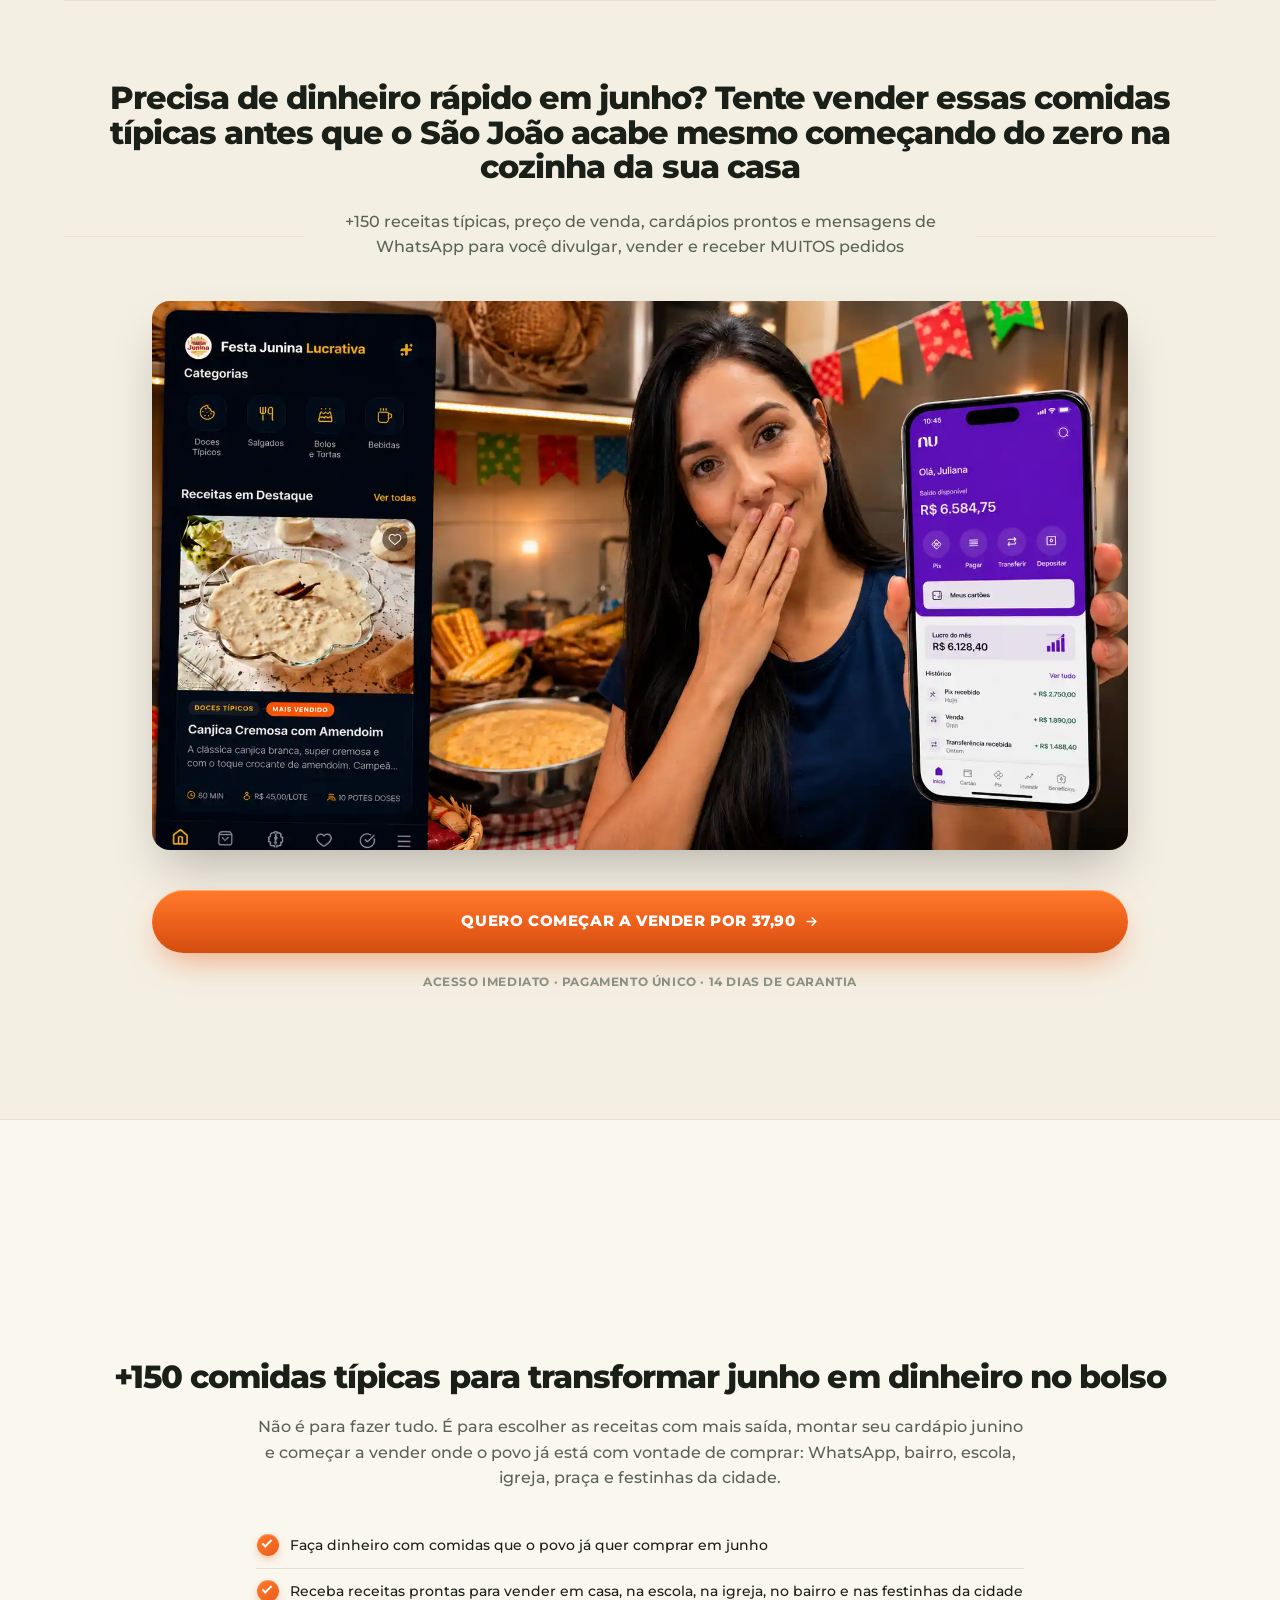
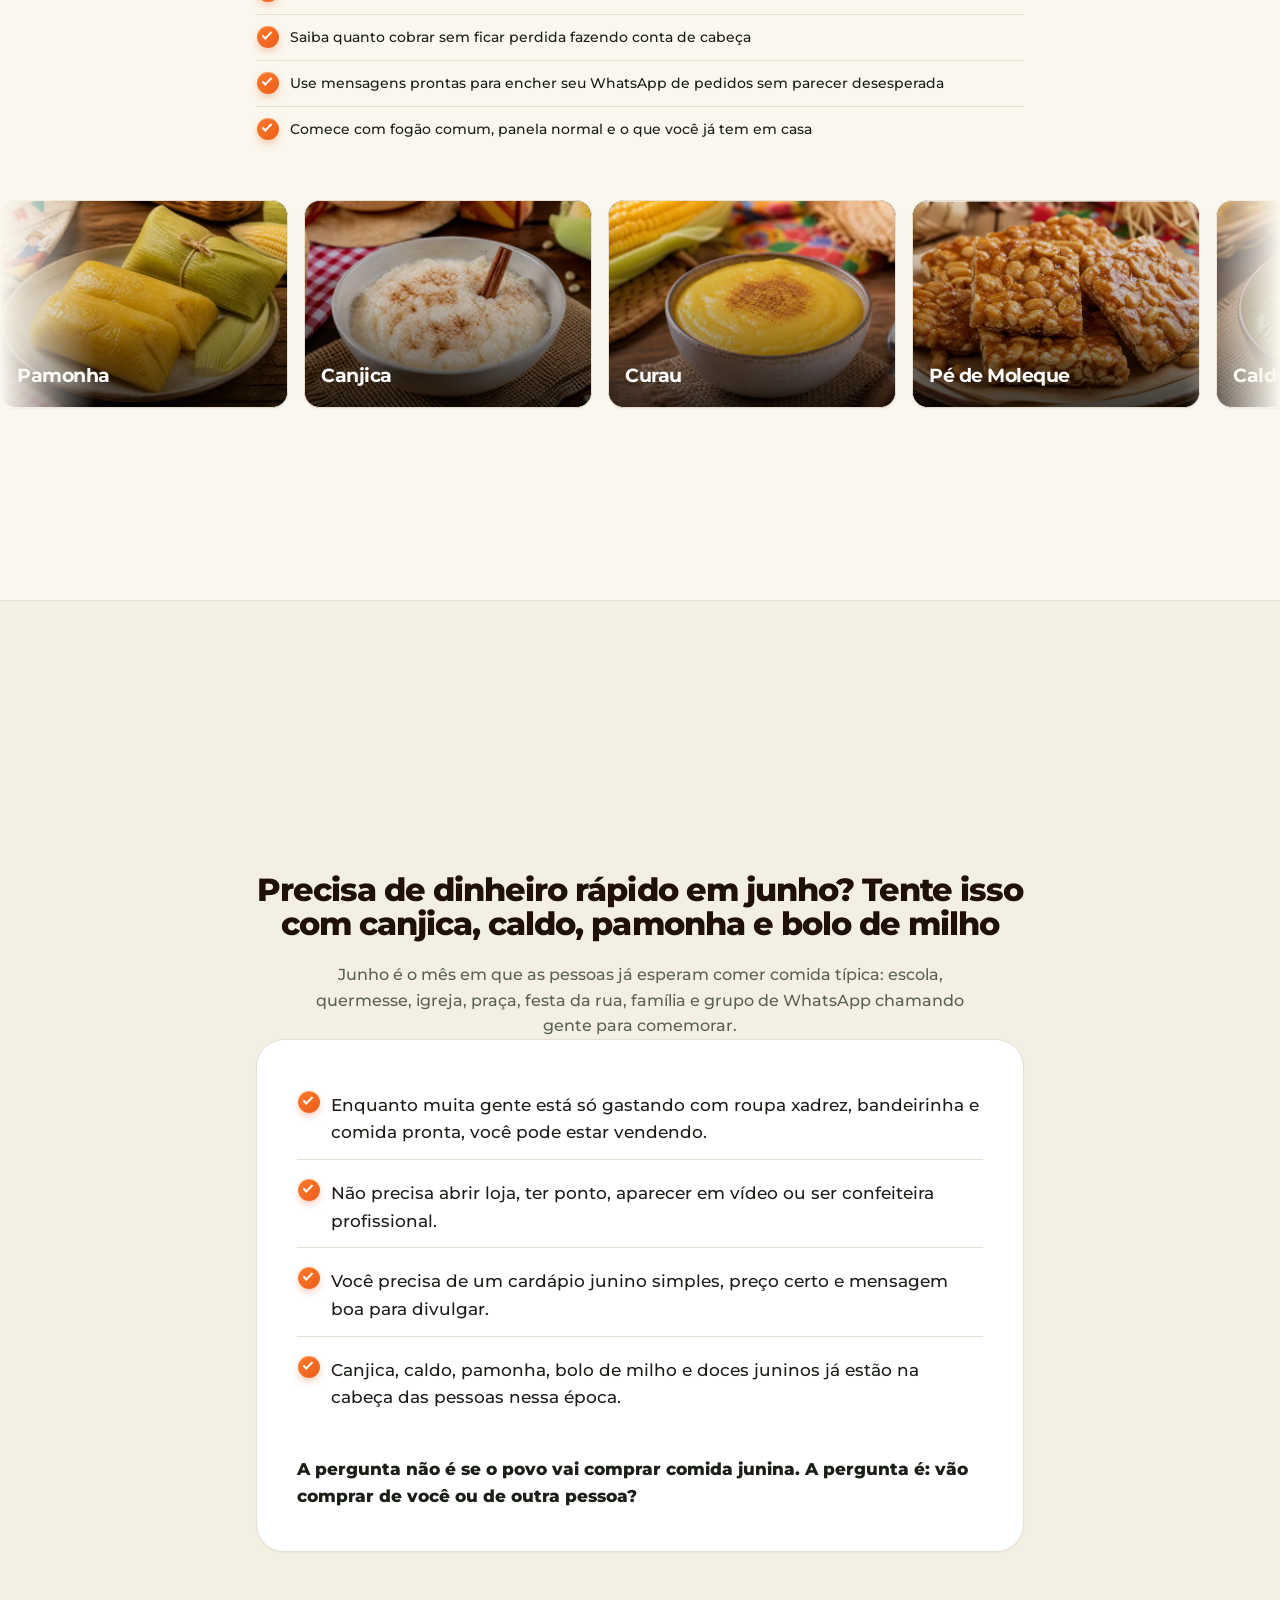
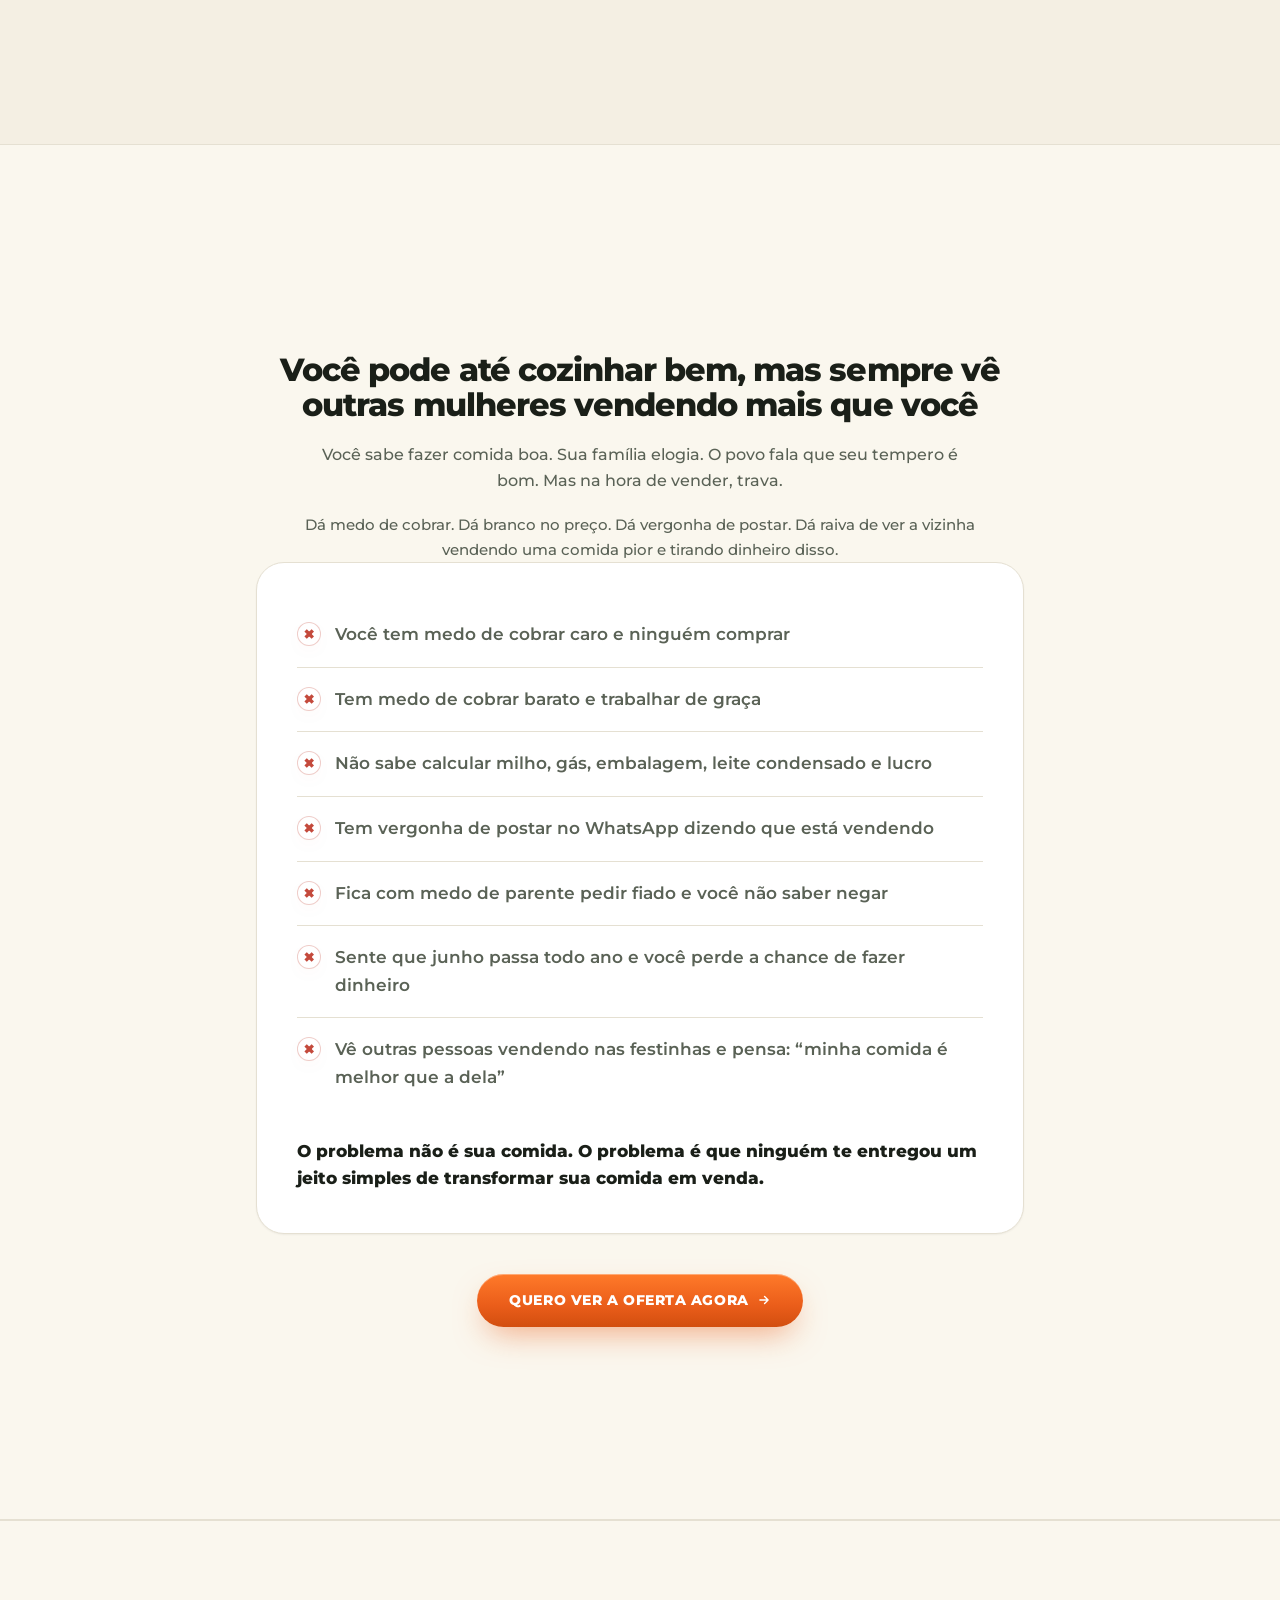
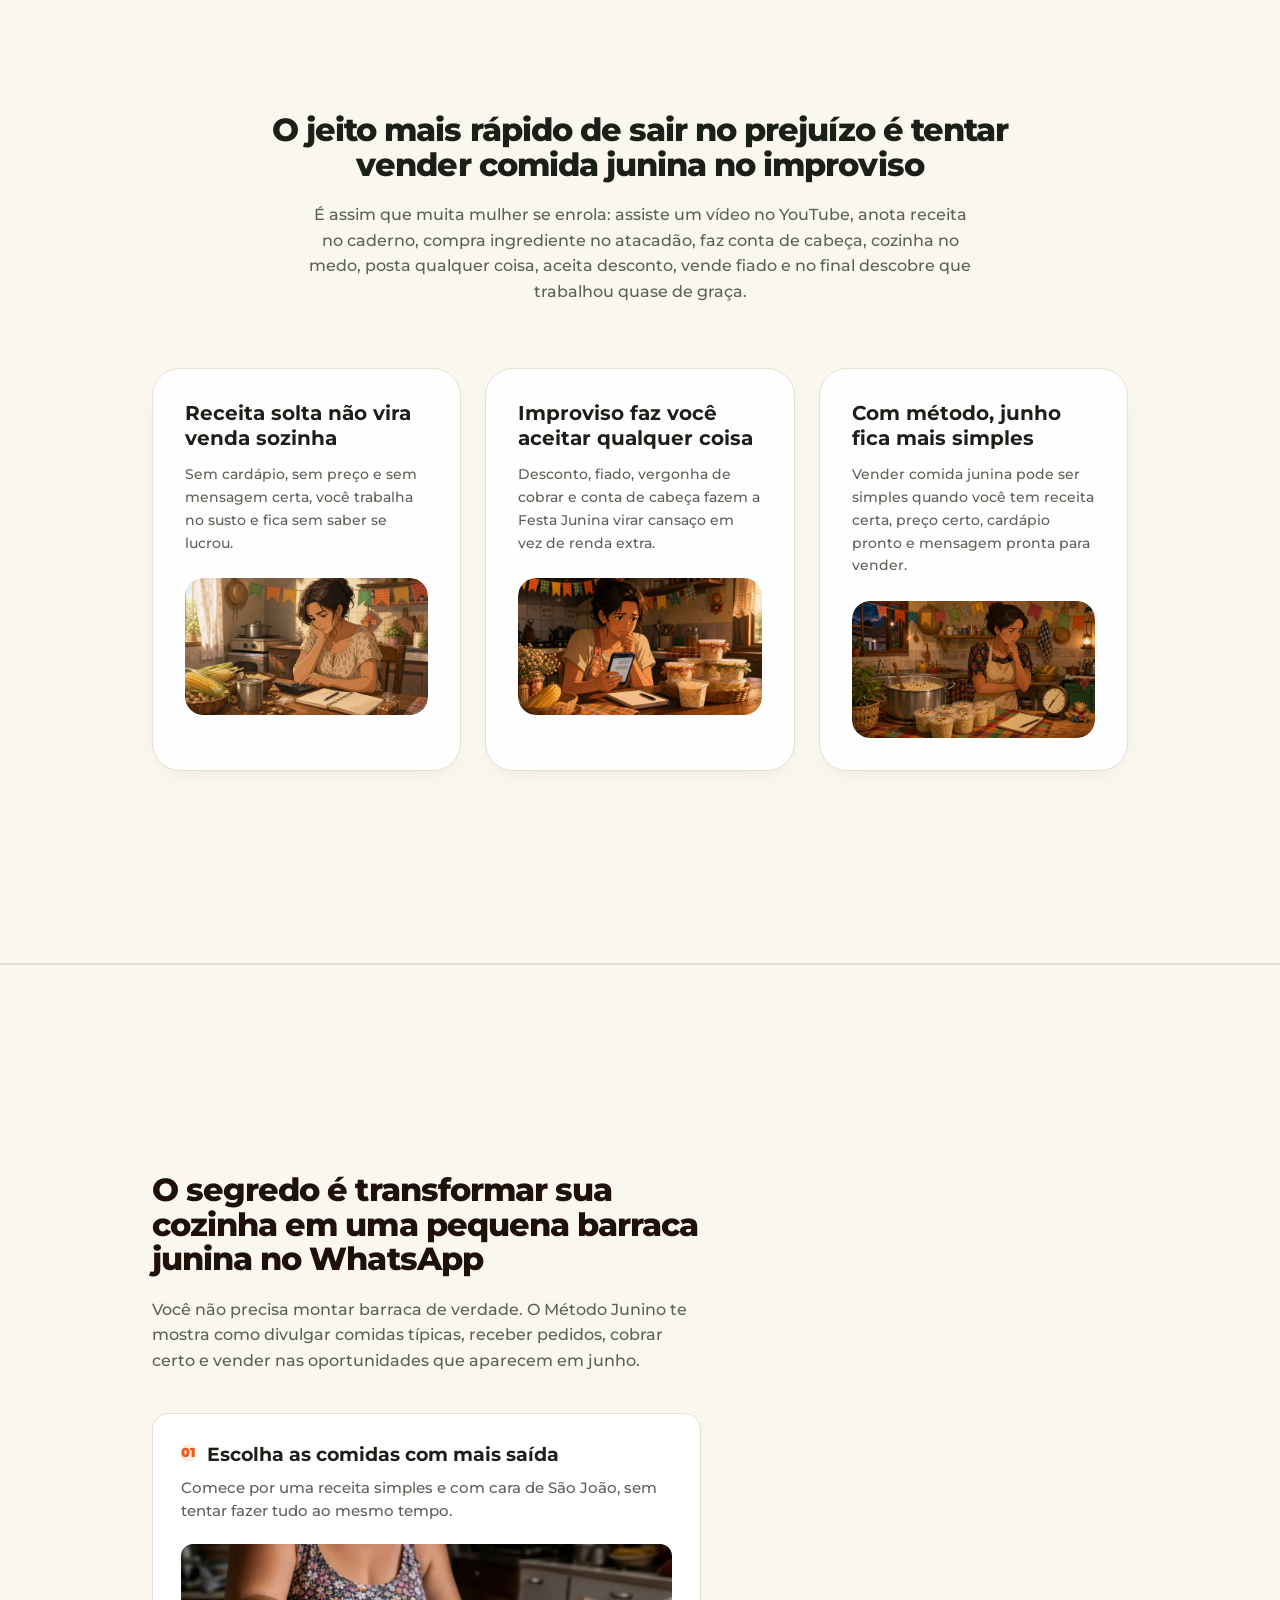
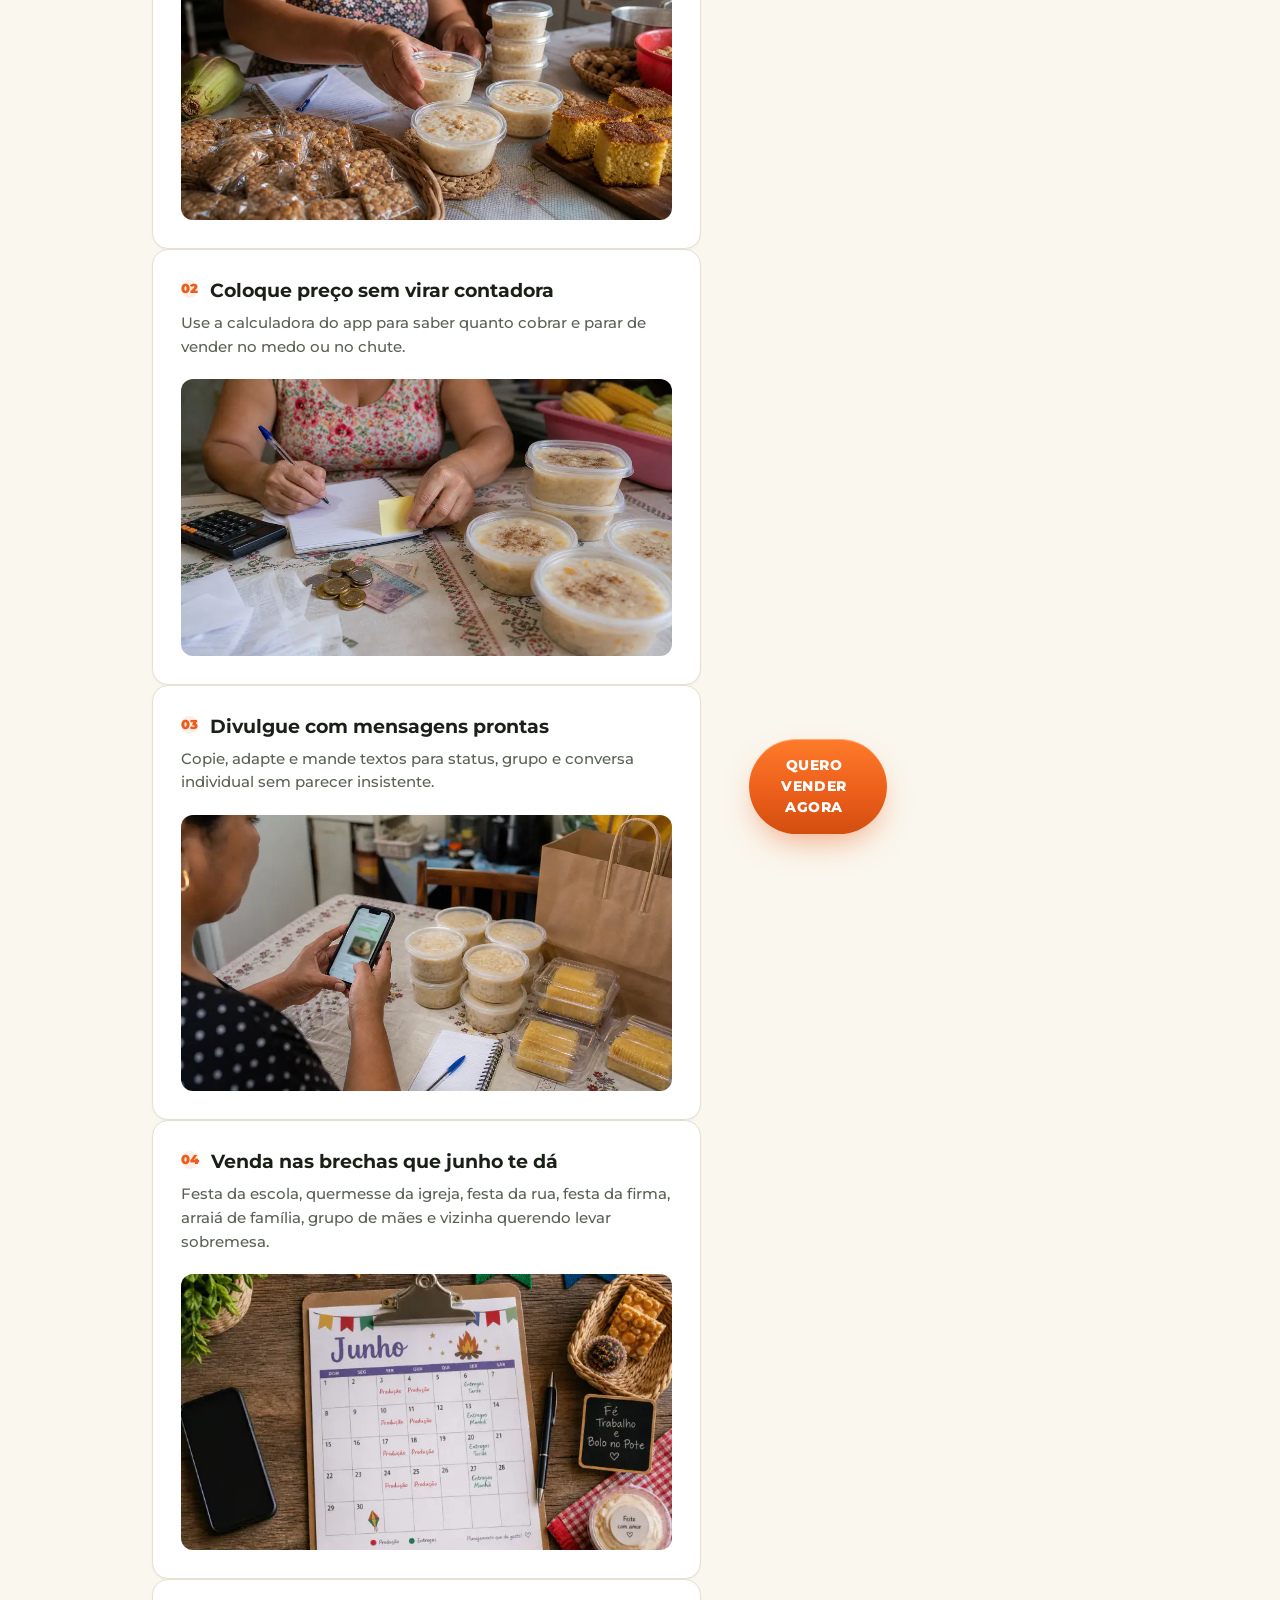
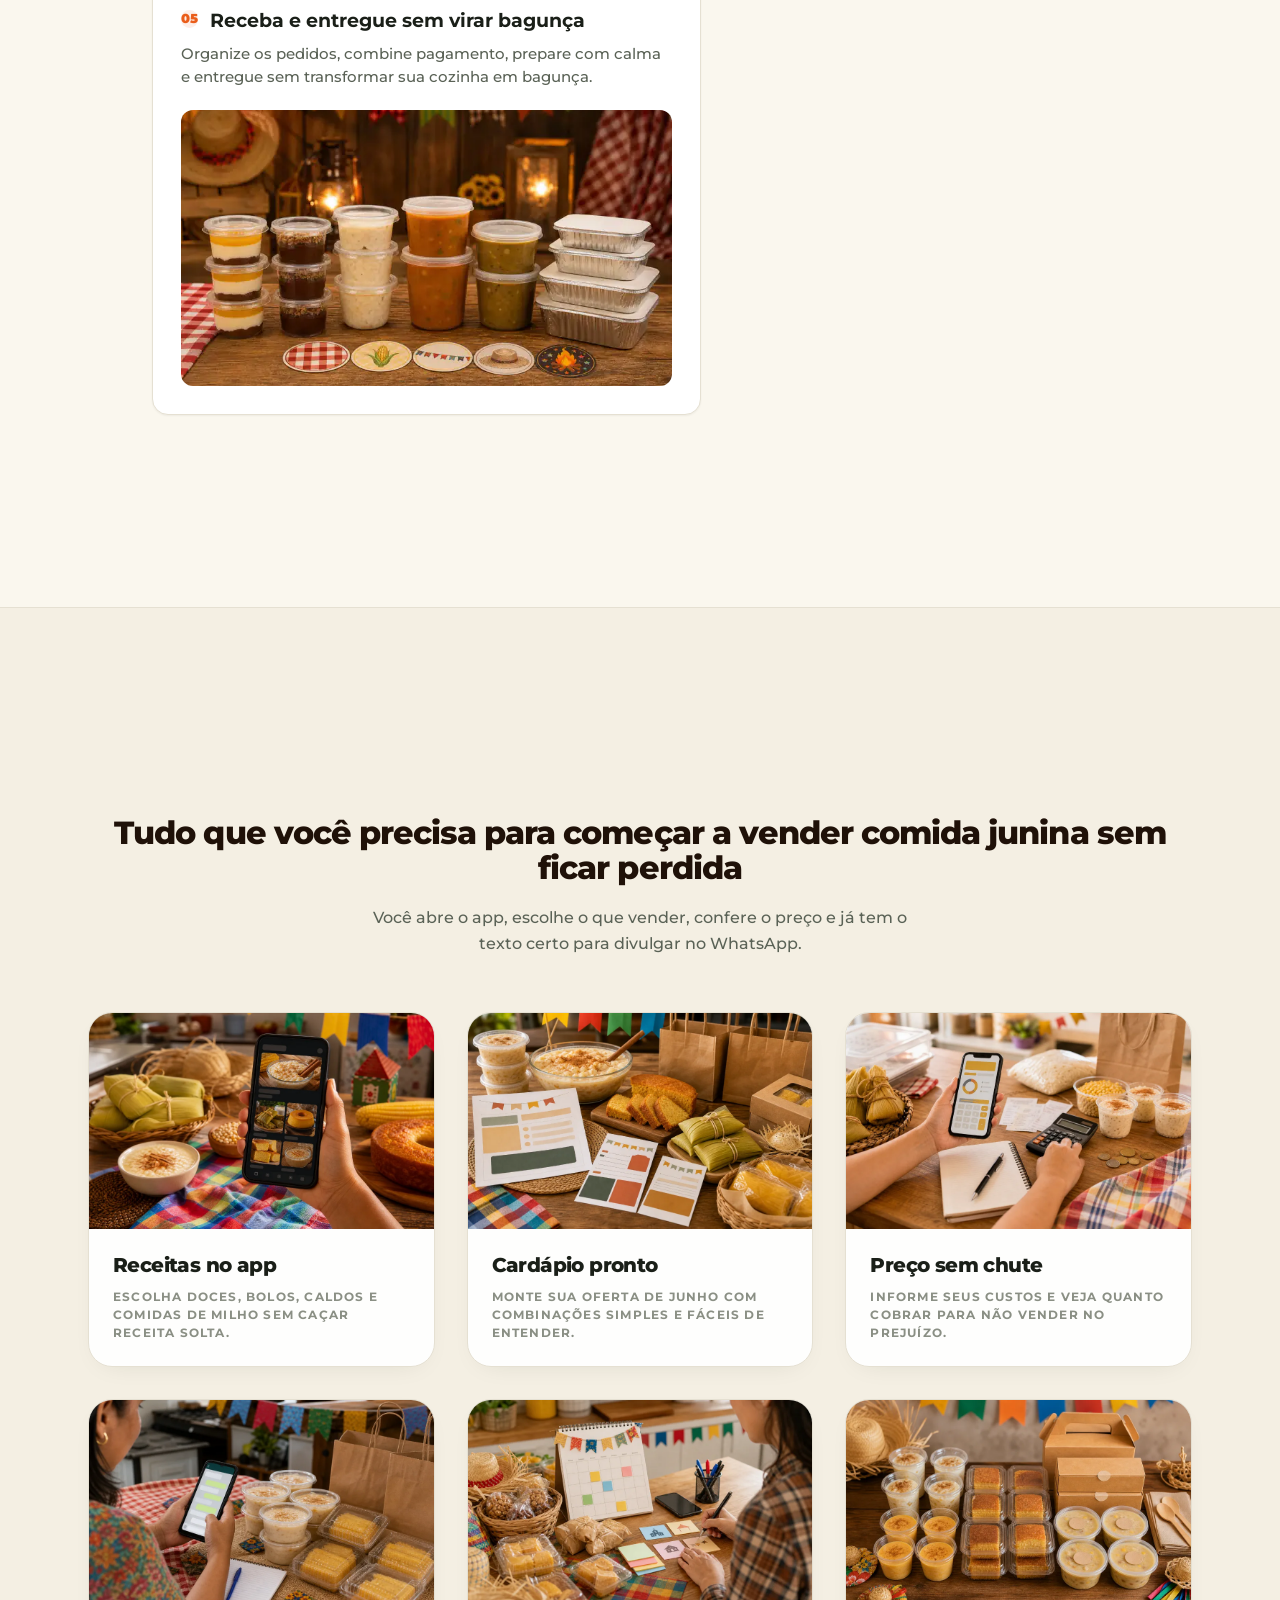
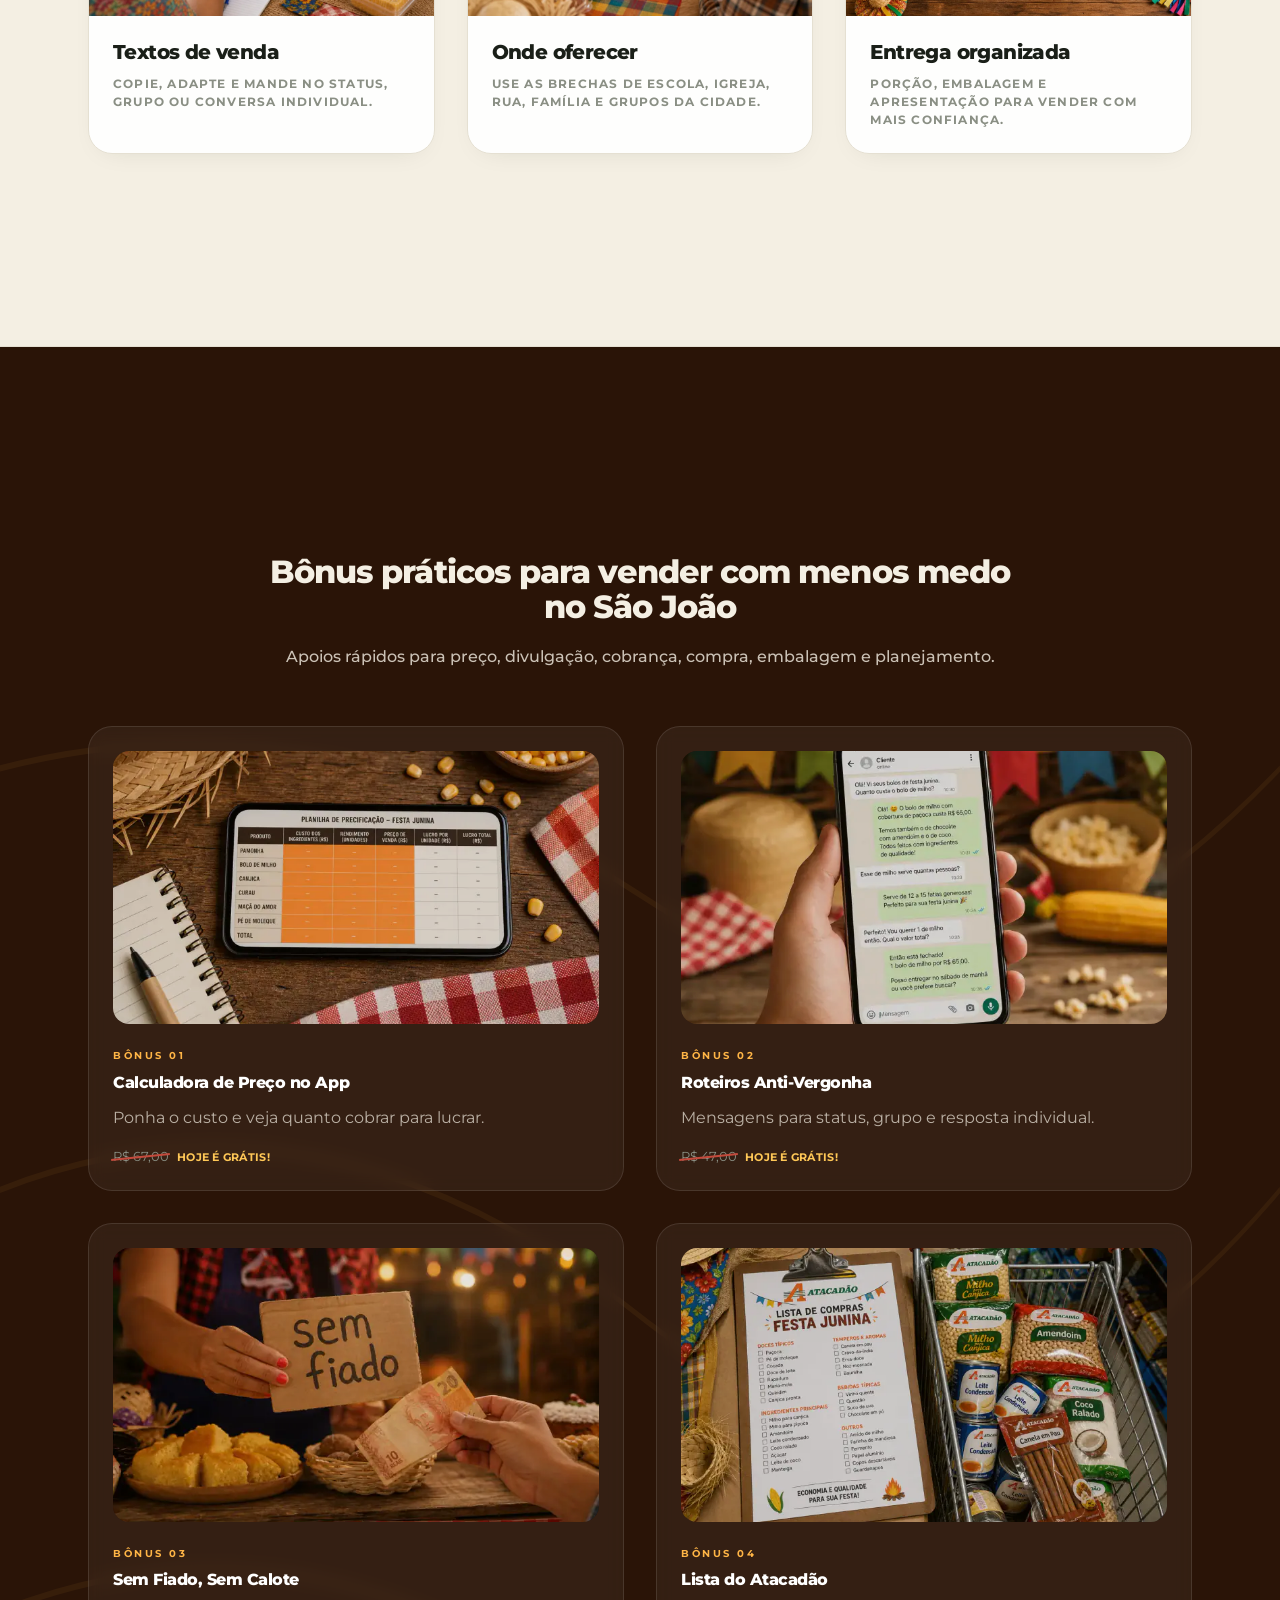
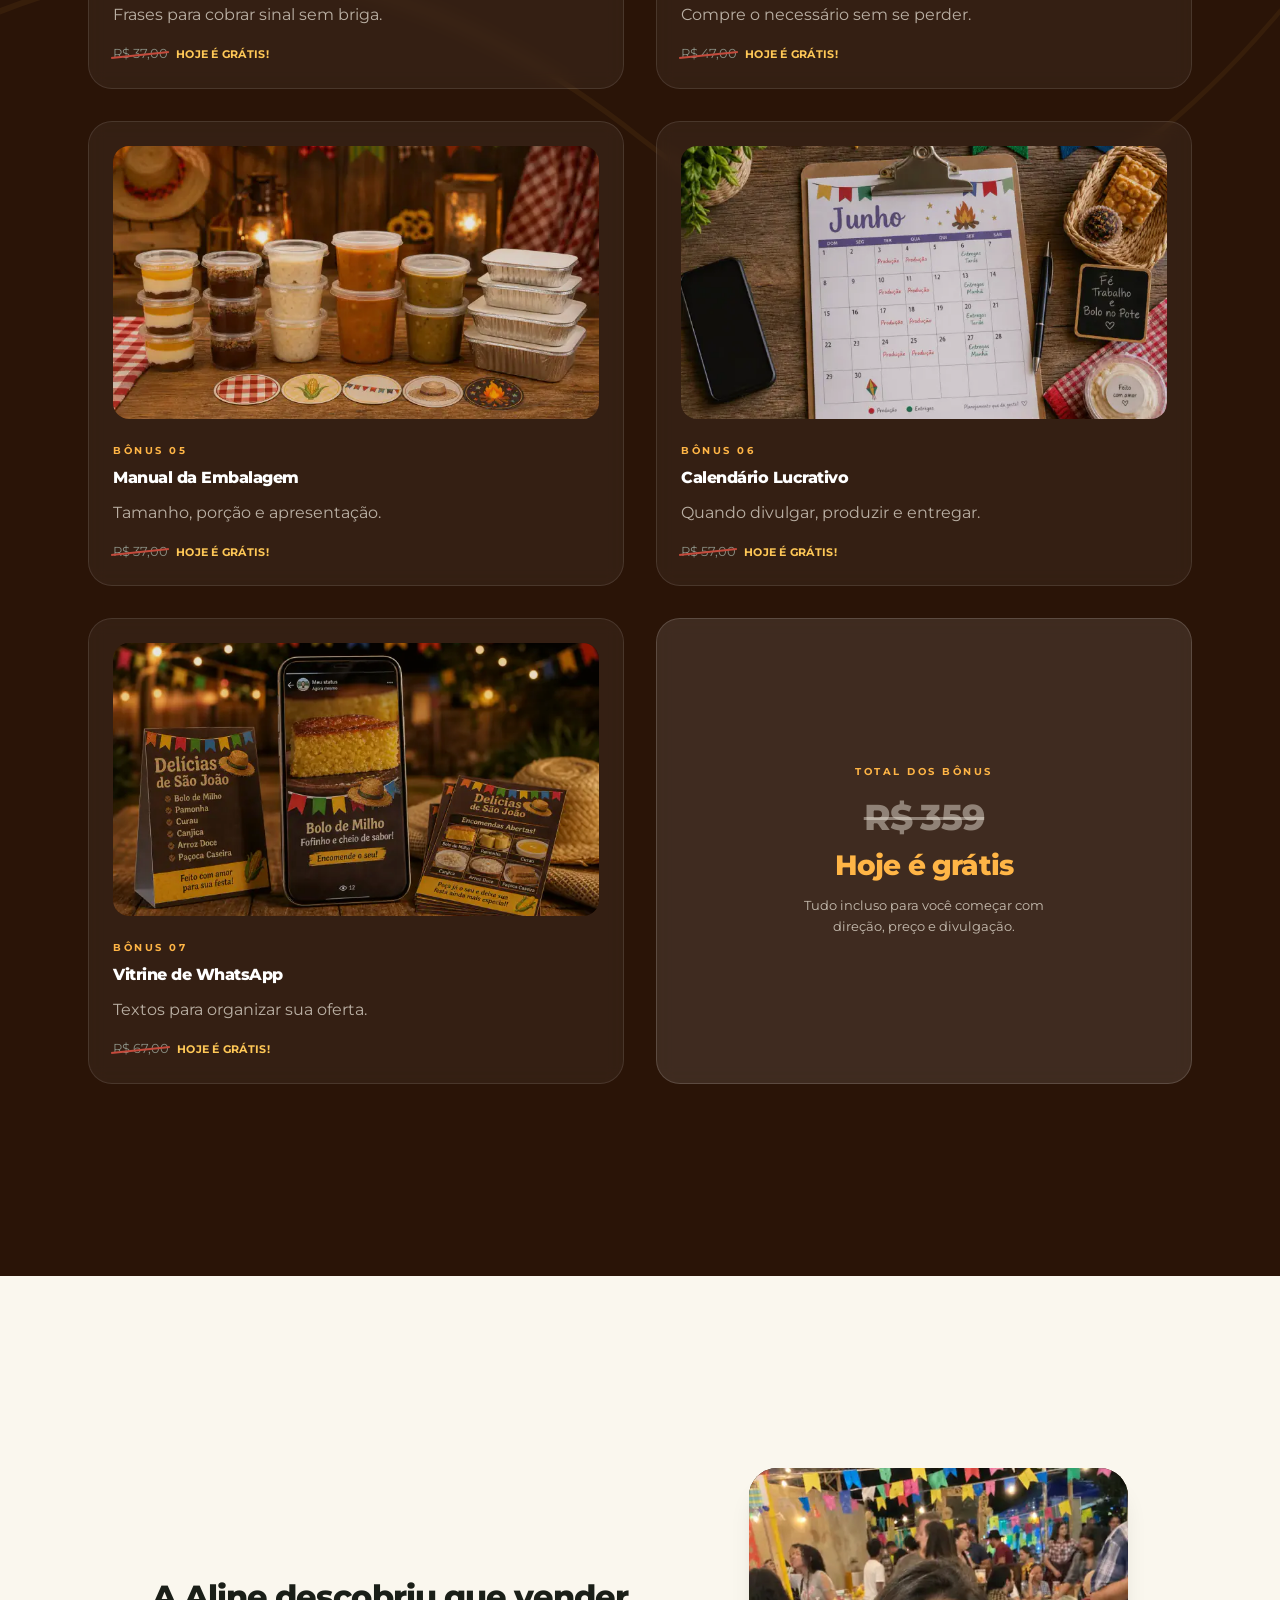
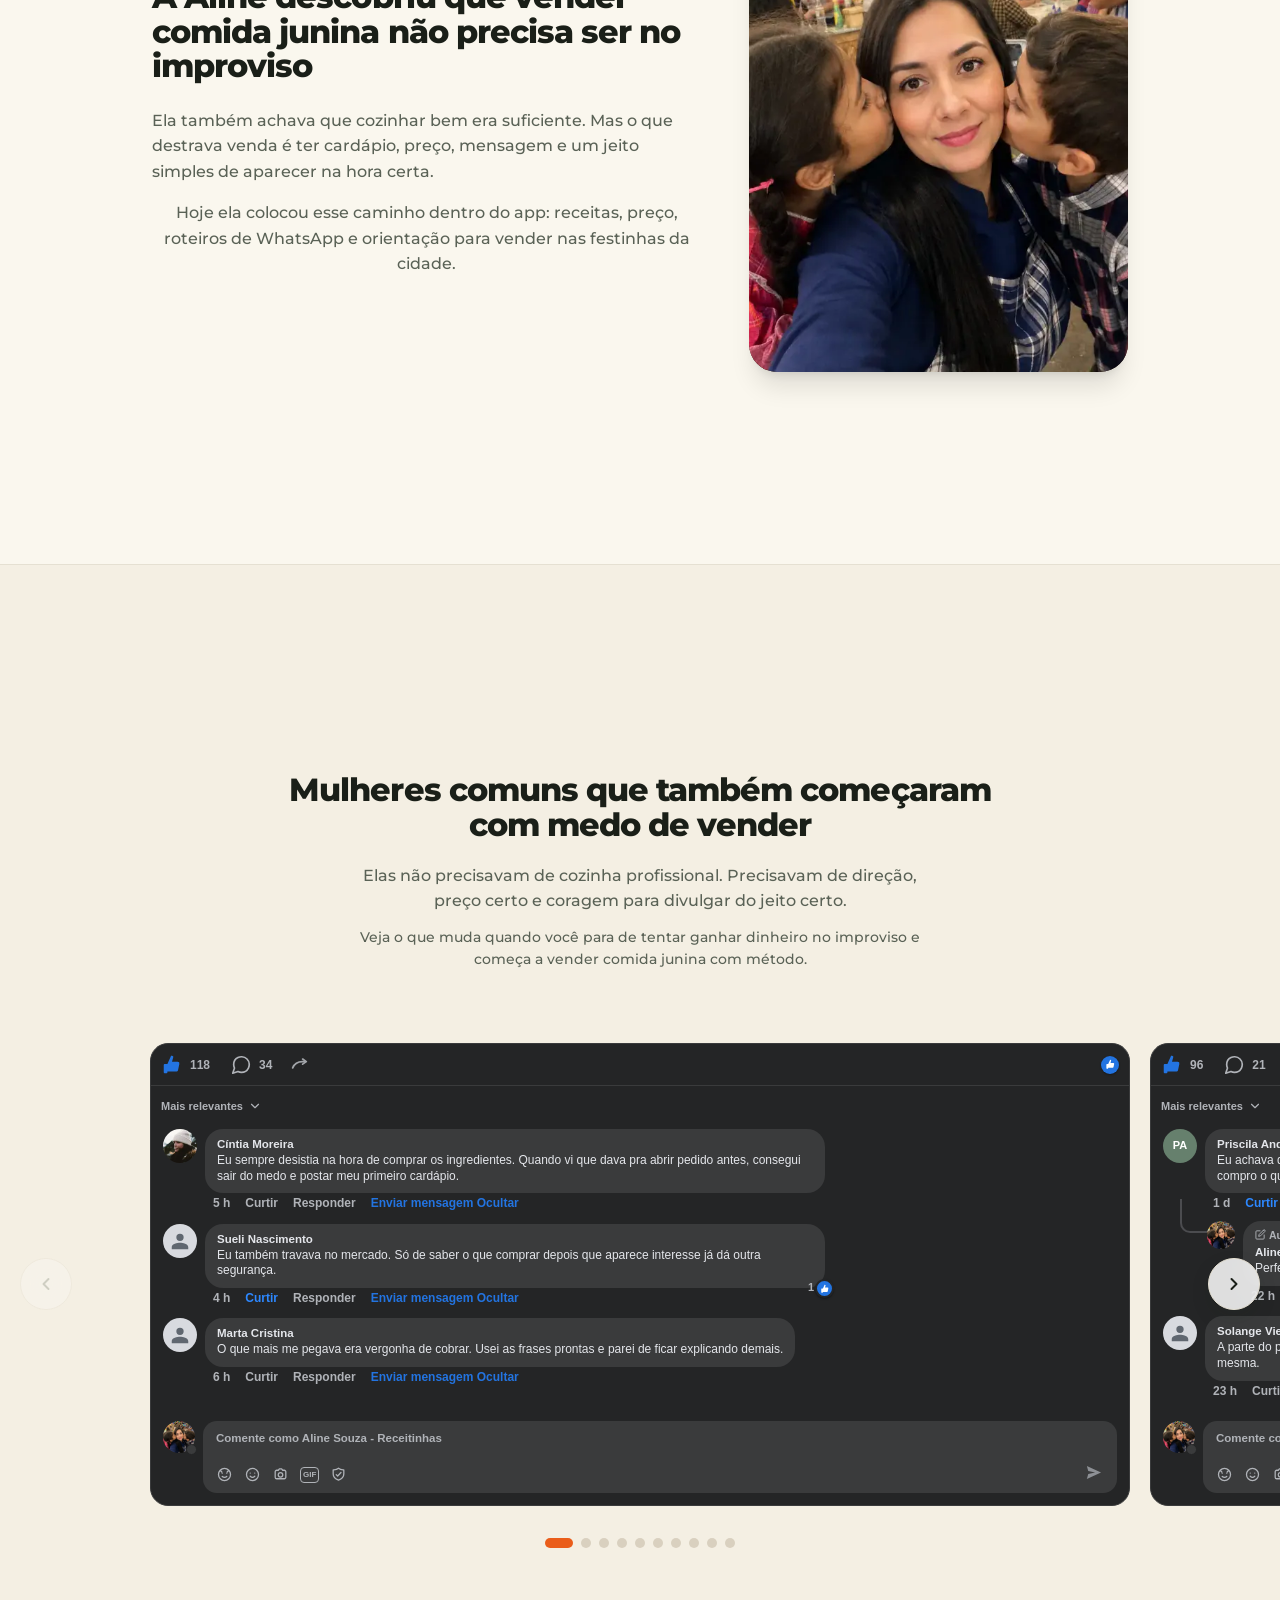
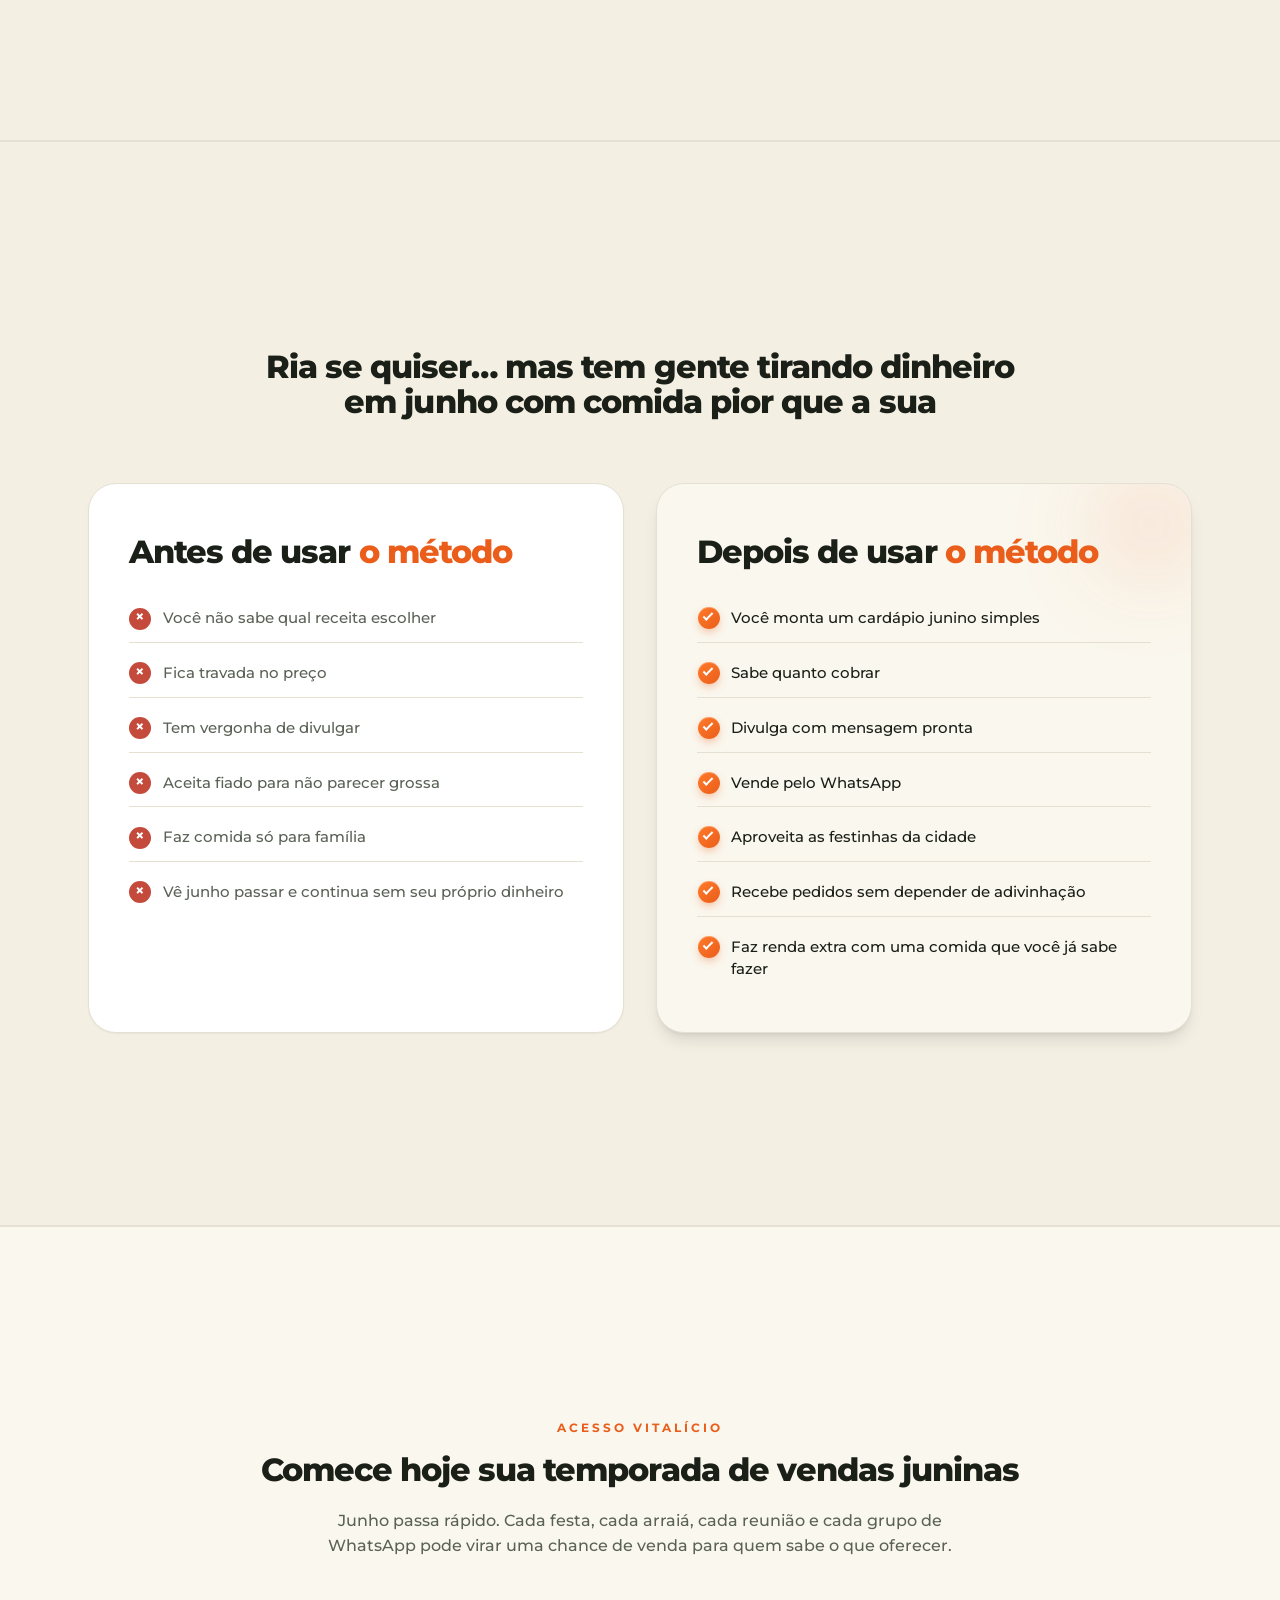
<file: index.html>
<!doctype html>
<html lang="pt-BR">
<head>
<meta charset="utf-8" />
<meta name="viewport" content="width=device-width, initial-scale=1" />
<title>M&eacute;todo Junino ? renda extra com comidas t&iacute;picas de Festa Junina</title>

<script>
  window.pixelId = "6a2705771c9d2b8f99dd666a";
  var a = document.createElement("script");
  a.setAttribute("async", "");
  a.setAttribute("defer", "");
  a.setAttribute("src", "https://cdn.utmify.com.br/scripts/pixel/pixel.js");
  document.head.appendChild(a);
</script>

<script
  src="https://cdn.utmify.com.br/scripts/utms/latest.js"
  data-utmify-prevent-subids
  async
  defer
></script>

<script type="text/javascript">
    (function(c,l,a,r,i,t,y){
        c[a]=c[a]||function(){(c[a].q=c[a].q||[]).push(arguments)};
        t=l.createElement(r);t.async=1;t.src="https://www.clarity.ms/tag/"+i;
        y=l.getElementsByTagName(r)[0];y.parentNode.insertBefore(t,y);
    })(window, document, "clarity", "script", "wzss7xu2aw");
</script>

<link rel="stylesheet" href="./assets/site-tailwind.min.css">
<link rel="preconnect" href="https://fonts.googleapis.com">
<link rel="preconnect" href="https://fonts.gstatic.com" crossorigin>
<link href="https://fonts.googleapis.com/css2?family=Montserrat:wght@400;500;600;700;800;900&display=swap" rel="stylesheet">

<style>
  *{box-sizing:border-box}
  html{scroll-behavior:smooth;max-width:100%;overflow-x:hidden}
  body{
    margin:0;
    font-family:'Montserrat',system-ui,sans-serif;
    color:#1F1108;
    background:#F4EFE3;
    -webkit-font-smoothing:antialiased;
    max-width:100%;
    overflow-x:hidden;
  }
  img, svg, video{max-width:100%}
  .serif{font-family:'Montserrat',system-ui,sans-serif;font-style:normal;font-weight:800;letter-spacing:-0.03em;}
  .serif-i{font-family:'Montserrat',system-ui,sans-serif;font-style:normal;font-weight:800;color:#EA5D1A}

  /* Mountain / landscape background */
  .landscape{
    position:relative;
    background:#F4EFE3;
  }

  /* hairline */
  .hairline{border-color:#E5E0D2}

  .glass-soft{
    background:rgba(255,255,255,.92);
    border:1px solid #E5E0D2;
    box-shadow: 0 8px 28px -16px rgba(20,40,15,.15);
  }

  /* gentle pulse around primary CTA so it draws the eye */
  @keyframes ctaPulse{
    0%,100%{box-shadow:0 14px 32px -10px rgba(234,93,26,.55), 0 0 0 0 rgba(234,93,26,.45), inset 0 1px 0 rgba(255,255,255,.35);}
    50%   {box-shadow:0 16px 40px -10px rgba(234,93,26,.70), 0 0 0 10px rgba(234,93,26,0),  inset 0 1px 0 rgba(255,255,255,.35);}
  }

  /* CTA primary — vibrant orange, glowing */
  .btn-cta{
    background:linear-gradient(180deg,#FF7A2A 0%,#EA5D1A 60%,#D24E0F 100%);
    color:#fff;
    font-weight:800;
    letter-spacing:.04em;
    border-radius:9999px;
    transition: filter .2s, transform .15s, box-shadow .25s;
    box-shadow:0 14px 32px -10px rgba(234,93,26,.55), inset 0 1px 0 rgba(255,255,255,.35);
    animation: ctaPulse 2.6s ease-in-out infinite;
  }
  .btn-cta:hover{filter:brightness(1.06); transform:translateY(-2px); animation-play-state:paused;
    box-shadow:0 22px 44px -10px rgba(234,93,26,.75), inset 0 1px 0 rgba(255,255,255,.4);}
  .btn-cta:active{transform:translateY(0); filter:brightness(.96)}

  /* warm gold accent CTA for price section — harmonized with orange */
  .btn-gold{
    background:linear-gradient(180deg,#FF7A2A 0%,#EA5D1A 60%,#D24E0F 100%);
    color:#fff;
    font-weight:800;
    border-radius:9999px;
    box-shadow: 0 16px 34px -10px rgba(255,150,40,.6), inset 0 1px 0 rgba(255,255,255,.5);
    transition: filter .2s, transform .15s, box-shadow .25s;
  }
  .btn-gold:hover{filter:brightness(1.06); transform:translateY(-2px);
    box-shadow: 0 22px 44px -10px rgba(255,150,40,.8), inset 0 1px 0 rgba(255,255,255,.55);}

  /* checkbox list bullets — vibrant orange for positives */
  .check li{padding-left:34px; position:relative; padding-top:10px; padding-bottom:10px; border-bottom:1px solid #E5E0D2; font-weight:500;}
  .check li:last-child{border-bottom:0}
  .check li::before{
    content:''; position:absolute; left:1px; top:11px;
    width:22px; height:22px; border-radius:9999px;
    background:linear-gradient(135deg,#FF7A2A 0%,#EA5D1A 100%);
    color:#fff;
    box-shadow: 0 4px 10px -2px rgba(234,93,26,.45), inset 0 1px 0 rgba(255,255,255,.3);
  }
  .check li::after{
    content:''; position:absolute; left:6px; top:17px;
    width:10px; height:5px;
    border-left:2px solid #fff; border-bottom:2px solid #fff;
    transform:rotate(-45deg);
  }

  .cross li{padding-left:34px; position:relative; padding-top:10px; padding-bottom:10px; border-bottom:1px solid #E5E0D2; font-weight:500;}
  .cross li:last-child{border-bottom:0}
  .cross li::before{
    content:'';position:absolute;left:0;right:0;top:11.2px;
    width:22px;height:22px;border-radius:9999px;background:#C44A3C
  }
  .cross li::after{
    content:'×';position:absolute;left:0;top:10px;width:22px;text-align:center;color:#fff;font-weight:700;font-size:16px;line-height:22px
  }

  .pain-bullets li{
    display:flex;
    gap:14px;
    align-items:flex-start;
    padding:18px 0;
    border-bottom:1px solid #E5E0D2;
    font-weight:600;
  }
  .pain-bullets li:last-child{border-bottom:0}
  .pain-bullets li::before{
    content:'×';
    width:24px;
    height:24px;
    border-radius:9999px;
    background:#fff;
    border:1px solid rgba(196,74,60,.28);
    color:#C44A3C;
    display:grid;
    place-items:center;
    font-size:20px;
    line-height:20px;
    font-weight:900;
    box-shadow:0 6px 16px -10px rgba(196,74,60,.6);
    flex:0 0 auto;
    margin-top:1px;
  }
  .pain-bullets strong{color:#1A1F18}

  .pain-card{
    display:flex;
    flex-direction:column;
  }
  .pain-scene{
    margin-top:20px;
    overflow:hidden;
    border-radius:18px;
  }
  .pain-scene img{
    width:100%;
    height:auto;
    display:block;
    border-radius:inherit;
  }

  /* details */
  details > summary{list-style:none; cursor:pointer}
  details > summary::-webkit-details-marker{display:none}
  details[open] .chev{transform:rotate(180deg)}
  .chev{transition:transform .2s}

  /* strike */
  .strike{position:relative; display:inline-block; color:#8A8F84}
  .strike::after{
    content:'';position:absolute;left:-3%;right:-3%;top:50%;height:2px;background:#C44A3C;transform:rotate(-6deg)
  }

  /* recipe-card hover */
  .recipe-card{transition: transform .3s, box-shadow .3s}
  .recipe-card:hover{transform:translateY(-4px); box-shadow:0 22px 50px -22px rgba(20,40,15,.25)}

  /* utility for image card */
  .img-cover{object-fit:cover;width:100%;height:100%;display:block;}
  .img-bg{background:#2A1407}

  /* swiper-like marquee */
  @keyframes scrollX{0%{transform:translateX(0)}100%{transform:translateX(-50%)}}
  .marquee{animation:scrollX 60s linear infinite}

  @media(max-width: 639px){
    section h1,
    section h2,
    section p.font-bold.leading-tight{
      width:100% !important;
      max-width:100% !important;
      margin-left:auto !important;
      margin-right:auto !important;
      text-align:center !important;
      font-size:36px !important;
      font-weight:800 !important;
      line-height:1.04 !important;
    }
    section h1 .block,
    section h2 .block,
    section h1 span,
    section h2 span{
      display:inline !important;
    }
    section h1 + p,
    section h2 + p,
    section p.font-bold.leading-tight + p{
      width:100% !important;
      max-width:100% !important;
      margin-left:auto !important;
      margin-right:auto !important;
      text-align:center !important;
      font-size:16px !important;
      font-weight:500 !important;
      line-height:1.55 !important;
    }
  }

  section h1,
  section h2{
    font-size:32px !important;
    line-height:1.08 !important;
  }
  section h1 + p,
  section h2 + p{
    font-size:16px !important;
    line-height:1.6 !important;
  }
  @media(max-width: 639px){
    section h1,
    section h2{
      width:99% !important;
      max-width:99% !important;
      font-size:28px !important;
      line-height:1.08 !important;
      overflow-wrap:anywhere !important;
      word-break:normal !important;
    }
    .landscape h1{
      font-size:27px !important;
      line-height:1.1 !important;
    }
    section h1 + p,
    section h2 + p{
      width:99% !important;
      max-width:99% !important;
      font-size:16px !important;
      line-height:1.58 !important;
      overflow-wrap:anywhere !important;
    }
    .btn-cta,
    .btn-gold{
      white-space:normal !important;
      text-align:center !important;
      line-height:1.2 !important;
      letter-spacing:.02em !important;
    }
    .landscape .btn-cta{
      font-size:13px !important;
      padding-left:1.25rem !important;
      padding-right:1.25rem !important;
    }

    section > div[class*="max-w-"]{
      width:98% !important;
      max-width:98% !important;
      padding-left:.5rem !important;
      padding-right:.5rem !important;
    }
    section .glass-soft,
    section .recipe-card,
    section li.bg-white,
    section article.bg-white,
    section .rounded-\[28px\],
    section .rounded-\[32px\]{
      width:100%;
      max-width:100%;
    }
    .h-scroll{
      padding-left:1vw !important;
      padding-right:1vw !important;
      scroll-padding-inline:1vw !important;
    }
    .h-scroll .fbp-card{
      width:98vw !important;
      max-width:98vw !important;
    }
    .car-arrow.prev{left:2px !important;}
    .car-arrow.next{right:2px !important;}
  }
  /* section spacing boost */
  body > section:not(.landscape){
    padding-top:8rem !important;
    padding-bottom:8rem !important;
  }
  @media(min-width:640px){
    body > section:not(.landscape){
      padding-top:12rem !important;
      padding-bottom:12rem !important;
    }
  }
  /* card rhythm */
  section .grid{row-gap:2rem !important;}
  .recipe-card > div:last-child{padding:1.5rem !important;}
  .recipe-card h3 + p{margin-top:.65rem !important;}
  #receitas .grid,
  #bonus .grid{gap:1.75rem !important;}
  #bonus article{padding:1.5rem !important;}
  #bonus article .aspect-video{margin-bottom:1.5rem !important;}
  #bonus article h3{margin-top:.6rem !important;}
  .pain-card .pain-scene{margin-top:1.5rem;}
  .check li,
  .cross li{padding-top:12px;padding-bottom:12px;}
  @media(min-width:640px){
    section .grid{row-gap:2.25rem !important;}
    #receitas .grid,
    #bonus .grid{gap:2rem !important;}
  }
</style>
</head>

<body>

<section class="landscape relative overflow-hidden ">

  <div class="relative bg-cream border-y hairline z-10 max-w-6xl mx-auto px-6 pt-16 sm:pt-20 text-center">
    <h1 class="serif text-[32px] sm:text-[32px] lg:text-[62px] leading-[1.05] tracking-tight mx-auto w-full text-ink">
    Precisa de dinheiro rápido em junho? Tente vender essas comidas típicas antes que o São João acabe mesmo começando do zero na cozinha da sua casa
    </h1>
    <p class="mt-6 bg-cream -mb-6 max-w-2xl mx-auto text-[14px] sm:text-[14px] text-inkSoft leading-relaxed font-medium">
    +150 receitas típicas, preço de venda, cardápios prontos e mensagens de WhatsApp para você divulgar, vender e receber MUITOS pedidos
  </div>

  <div class="relative bg-cream z-10 max-w-5xl mx-auto px-2 sm:px-6 mt-12 sm:mt-16 pb-24 sm:pb-32">
    <div class="relative">

      <div class="mx-auto rounded-[18px] overflow-hidden shadow-2xl w-full sm:w-full">
        <img src="./assets/junina/avatar-dashboard.webp" alt="Receitas Festa Junina" class="img-cover" loading="lazy" decoding="async" width="1200" height="675">
      </div>

      <div class="mx-auto text-center mt-10 flex flex-col sm:flex-row gap-4 items-center justify-center">
        <a href="#price" class="btn-cta inline-flex items-center gap-2 px-10 py-5 text-[15px] w-full sm:w-[430px] max-w-full justify-center">
          QUERO COMEÇAR A VENDER POR 37,90
          <svg width="15" height="15" viewBox="0 0 24 24" fill="none"><path d="M5 12h14M13 6l6 6-6 6" stroke="currentColor" stroke-width="2.4" stroke-linecap="round" stroke-linejoin="round"/></svg>
        </a>
      </div>
      <p class="mt-5 text-center text-[12px] text-inkFaint tracking-wider uppercase font-bold">Acesso imediato · Pagamento único · 14 dias de garantia</p>
    </div>
  </div>
</section>

<section class="bg-paper py-16 sm:py-20 overflow-hidden border-y hairline">
  <div class="max-w-6xl mx-auto px-6 mb-12 mt-12 text-center">
    <h2 class="serif text-[32px] sm:text-[40px] leading-[1.04] tracking-tight text-ink">+150 comidas típicas para transformar junho em dinheiro no bolso</h2>
    <p class="mt-5 max-w-3xl mx-auto text-inkSoft text-[14px] sm:text-[16px] leading-relaxed font-medium">Não é para fazer tudo. É para escolher as receitas com mais saída, montar seu cardápio junino e começar a vender onde o povo já está com vontade de comprar: WhatsApp, bairro, escola, igreja, praça e festinhas da cidade.</p>
    <ul class="check mt-8 max-w-3xl mx-auto text-left text-[14px] text-ink space-y-1">
      <li>Faça dinheiro com comidas que o povo já quer comprar em junho</li>
      <li>Receba receitas prontas para vender em casa, na escola, na igreja, no bairro e nas festinhas da cidade</li>
      <li>Saiba quanto cobrar sem ficar perdida fazendo conta de cabeça</li>
      <li>Use mensagens prontas para encher seu WhatsApp de pedidos sem parecer desesperada</li>
      <li>Comece com fogão comum, panela normal e o que você já tem em casa</li>
    </ul>
  </div>
  <div class="relative">
    <div class="flex gap-4 marquee w-max">
      <article class="h-44 w-64 sm:h-52 sm:w-72 rounded-2xl relative overflow-hidden shrink-0 border hairline shadow-sm bg-forestDeep">
        <img src="./assets/junina/carrossel-pamonha.webp" class="img-cover" alt="Pamonha" loading="lazy" decoding="async" width="640" height="427">
        <div class="absolute inset-0 bg-gradient-to-t from-black/70 via-black/20 to-transparent"></div>
        <div class="absolute inset-x-0 bottom-0 p-4">
          <div class="font-bold text-white text-[19px] tracking-tight">Pamonha</div>
        </div>
      </article>
      <article class="h-44 w-64 sm:h-52 sm:w-72 rounded-2xl relative overflow-hidden shrink-0 border hairline shadow-sm bg-forestDeep">
        <img src="./assets/junina/carrossel-canjica.webp" class="img-cover" alt="Canjica" loading="lazy" decoding="async" width="640" height="427">
        <div class="absolute inset-0 bg-gradient-to-t from-black/70 via-black/20 to-transparent"></div>
        <div class="absolute inset-x-0 bottom-0 p-4">
          <div class="font-bold text-white text-[19px] tracking-tight">Canjica</div>
        </div>
      </article>
      <article class="h-44 w-64 sm:h-52 sm:w-72 rounded-2xl relative overflow-hidden shrink-0 border hairline shadow-sm bg-forestDeep">
        <img src="./assets/junina/carrossel-curau.webp" class="img-cover" alt="Curau" loading="lazy" decoding="async" width="640" height="427">
        <div class="absolute inset-0 bg-gradient-to-t from-black/70 via-black/20 to-transparent"></div>
        <div class="absolute inset-x-0 bottom-0 p-4">
          <div class="font-bold text-white text-[19px] tracking-tight">Curau</div>
        </div>
      </article>
      <article class="h-44 w-64 sm:h-52 sm:w-72 rounded-2xl relative overflow-hidden shrink-0 border hairline shadow-sm bg-forestDeep">
        <img src="./assets/junina/carrossel-pe-de-moleque.webp" class="img-cover" alt="Pé de Moleque" loading="lazy" decoding="async" width="640" height="427">
        <div class="absolute inset-0 bg-gradient-to-t from-black/70 via-black/20 to-transparent"></div>
        <div class="absolute inset-x-0 bottom-0 p-4">
          <div class="font-bold text-white text-[19px] tracking-tight">Pé de Moleque</div>
        </div>
      </article>
      <article class="h-44 w-64 sm:h-52 sm:w-72 rounded-2xl relative overflow-hidden shrink-0 border hairline shadow-sm bg-forestDeep">
        <img src="./assets/junina/carrossel-caldo-verde.webp" class="img-cover" alt="Caldo Verde" loading="lazy" decoding="async" width="640" height="427">
        <div class="absolute inset-0 bg-gradient-to-t from-black/70 via-black/20 to-transparent"></div>
        <div class="absolute inset-x-0 bottom-0 p-4">
          <div class="font-bold text-white text-[19px] tracking-tight">Caldo Verde</div>
        </div>
      </article>
      <article class="h-44 w-64 sm:h-52 sm:w-72 rounded-2xl relative overflow-hidden shrink-0 border hairline shadow-sm bg-forestDeep">
        <img src="./assets/junina/carrossel-maca-do-amor.webp" class="img-cover" alt="Maçã do Amor" loading="lazy" decoding="async" width="640" height="427">
        <div class="absolute inset-0 bg-gradient-to-t from-black/70 via-black/20 to-transparent"></div>
        <div class="absolute inset-x-0 bottom-0 p-4">
          <div class="font-bold text-white text-[19px] tracking-tight">Maçã do Amor</div>
        </div>
      </article>

      <article class="h-44 w-64 sm:h-52 sm:w-72 rounded-2xl relative overflow-hidden shrink-0 border hairline shadow-sm bg-forestDeep">
        <img src="./assets/junina/carrossel-pamonha.webp" class="img-cover" alt="Pamonha" loading="lazy" decoding="async" width="640" height="427">
        <div class="absolute inset-0 bg-gradient-to-t from-black/70 via-black/20 to-transparent"></div>
        <div class="absolute inset-x-0 bottom-0 p-4">
          <div class="font-bold text-white text-[19px] tracking-tight">Pamonha</div>
        </div>
      </article>
      <article class="h-44 w-64 sm:h-52 sm:w-72 rounded-2xl relative overflow-hidden shrink-0 border hairline shadow-sm bg-forestDeep">
        <img src="./assets/junina/carrossel-canjica.webp" class="img-cover" alt="Canjica" loading="lazy" decoding="async" width="640" height="427">
        <div class="absolute inset-0 bg-gradient-to-t from-black/70 via-black/20 to-transparent"></div>
        <div class="absolute inset-x-0 bottom-0 p-4">
          <div class="font-bold text-white text-[19px] tracking-tight">Canjica</div>
        </div>
      </article>
      <article class="h-44 w-64 sm:h-52 sm:w-72 rounded-2xl relative overflow-hidden shrink-0 border hairline shadow-sm bg-forestDeep">
        <img src="./assets/junina/carrossel-curau.webp" class="img-cover" alt="Curau" loading="lazy" decoding="async" width="640" height="427">
        <div class="absolute inset-0 bg-gradient-to-t from-black/70 via-black/20 to-transparent"></div>
        <div class="absolute inset-x-0 bottom-0 p-4">
          <div class="font-bold text-white text-[19px] tracking-tight">Curau</div>
        </div>
      </article>
      <article class="h-44 w-64 sm:h-52 sm:w-72 rounded-2xl relative overflow-hidden shrink-0 border hairline shadow-sm bg-forestDeep">
        <img src="./assets/junina/carrossel-pe-de-moleque.webp" class="img-cover" alt="Pé de Moleque" loading="lazy" decoding="async" width="640" height="427">
        <div class="absolute inset-0 bg-gradient-to-t from-black/70 via-black/20 to-transparent"></div>
        <div class="absolute inset-x-0 bottom-0 p-4">
          <div class="font-bold text-white text-[19px] tracking-tight">Pé de Moleque</div>
        </div>
      </article>
      <article class="h-44 w-64 sm:h-52 sm:w-72 rounded-2xl relative overflow-hidden shrink-0 border hairline shadow-sm bg-forestDeep">
        <img src="./assets/junina/carrossel-caldo-verde.webp" class="img-cover" alt="Caldo Verde" loading="lazy" decoding="async" width="640" height="427">
        <div class="absolute inset-0 bg-gradient-to-t from-black/70 via-black/20 to-transparent"></div>
        <div class="absolute inset-x-0 bottom-0 p-4">
          <div class="font-bold text-white text-[19px] tracking-tight">Caldo Verde</div>
        </div>
      </article>
      <article class="h-44 w-64 sm:h-52 sm:w-72 rounded-2xl relative overflow-hidden shrink-0 border hairline shadow-sm bg-forestDeep">
        <img src="./assets/junina/carrossel-maca-do-amor.webp" class="img-cover" alt="Maçã do Amor" loading="lazy" decoding="async" width="640" height="427">
        <div class="absolute inset-0 bg-gradient-to-t from-black/70 via-black/20 to-transparent"></div>
        <div class="absolute inset-x-0 bottom-0 p-4">
          <div class="font-bold text-white text-[19px] tracking-tight">Maçã do Amor</div>
        </div>
      </article>
    </div>
    <div class="absolute inset-y-0 left-0 w-24 bg-gradient-to-r from-paper to-transparent pointer-events-none"></div>
    <div class="absolute inset-y-0 right-0 w-24 bg-gradient-to-l from-paper to-transparent pointer-events-none"></div>
  </div>
</section>

<section class="bg-cream py-28 sm:py-40">
  <div class="max-w-6xl mx-auto px-6">
    <div class="text-center max-w-3xl mx-auto mb-14 mt-20">
      <h2 class="serif text-[34px] sm:text-[46px] leading-[1.04] tracking-tight">Precisa de dinheiro r&aacute;pido em junho? Tente isso com canjica, caldo, pamonha e bolo de milho</h2>
      <p class="mt-5 text-inkSoft text-[15px] sm:text-[17px] leading-relaxed max-w-2xl mx-auto font-medium">Junho &eacute; o m&ecirc;s em que as pessoas j&aacute; esperam comer comida t&iacute;pica: escola, quermesse, igreja, pra&ccedil;a, festa da rua, fam&iacute;lia e grupo de WhatsApp chamando gente para comemorar.</p>
    </div>
    <div class="max-w-3xl mx-auto rounded-[28px] bg-white border hairline p-7 sm:p-10 shadow-sm text-left">
      <ul class="check text-[15.5px] sm:text-[17px] leading-relaxed text-ink space-y-2">
        <li>Enquanto muita gente est&aacute; s&oacute; gastando com roupa xadrez, bandeirinha e comida pronta, voc&ecirc; pode estar vendendo.</li>
        <li>N&atilde;o precisa abrir loja, ter ponto, aparecer em v&iacute;deo ou ser confeiteira profissional.</li>
        <li>Voc&ecirc; precisa de um card&aacute;pio junino simples, pre&ccedil;o certo e mensagem boa para divulgar.</li>
        <li>Canjica, caldo, pamonha, bolo de milho e doces juninos j&aacute; est&atilde;o na cabe&ccedil;a das pessoas nessa &eacute;poca.</li>
      </ul>
      <p class="mt-8 text-ink text-[17px] leading-relaxed font-extrabold">A pergunta n&atilde;o &eacute; se o povo vai comprar comida junina. A pergunta &eacute;: v&atilde;o comprar de voc&ecirc; ou de outra pessoa?</p>
    </div>
  </div>
</section>

<section class="bg-paper py-28 sm:py-40 border-y hairline">
  <div class="max-w-6xl mx-auto px-6">
    <div class="text-center max-w-3xl mx-auto mb-14">
      <h2 class="serif mt-4 text-[32px] sm:text-[40px] leading-[1.04] tracking-tight text-ink">Você pode até cozinhar bem, mas sempre vê outras mulheres vendendo mais que você</h2>
      <p class="mt-5 text-inkSoft text-[15px] sm:text-[16px] leading-relaxed max-w-2xl mx-auto font-medium">Você sabe fazer comida boa. Sua família elogia. O povo fala que seu tempero é bom. Mas na hora de vender, trava.</p>
      <p class="mt-5 text-inkSoft text-[15px] sm:text-[16px] leading-relaxed max-w-2xl mx-auto font-medium">Dá medo de cobrar. Dá branco no preço. Dá vergonha de postar. Dá raiva de ver a vizinha vendendo uma comida pior e tirando dinheiro disso.</p>
    </div>
    <div class="max-w-3xl mx-auto rounded-[28px] bg-white border hairline p-7 sm:p-10 shadow-sm">
      <ul class="pain-bullets text-left text-[15.5px] sm:text-[17px] leading-relaxed text-inkSoft">
        <li><span>Você tem medo de cobrar caro e ninguém comprar</span></li>
        <li><span>Tem medo de cobrar barato e trabalhar de graça</span></li>
        <li><span>Não sabe calcular milho, gás, embalagem, leite condensado e lucro</span></li>
        <li><span>Tem vergonha de postar no WhatsApp dizendo que está vendendo</span></li>
        <li><span>Fica com medo de parente pedir fiado e você não saber negar</span></li>
        <li><span>Sente que junho passa todo ano e você perde a chance de fazer dinheiro</span></li>
        <li><span>Vê outras pessoas vendendo nas festinhas e pensa: “minha comida é melhor que a dela”</span></li>
      </ul>
      <p class="mt-7 text-ink text-[16px] sm:text-[17px] leading-relaxed font-extrabold">O problema não é sua comida. O problema é que ninguém te entregou um jeito simples de transformar sua comida em venda.</p>
    </div>
    <div class="mt-10 text-center">
      <a href="#price" class="btn-cta inline-flex items-center justify-center gap-2 px-8 py-4 text-[14px] w-full sm:w-auto">
        QUERO VER A OFERTA AGORA
        <svg width="14" height="14" viewBox="0 0 24 24" fill="none"><path d="M5 12h14M13 6l6 6-6 6" stroke="currentColor" stroke-width="2.4" stroke-linecap="round" stroke-linejoin="round"/></svg>
      </a>
    </div>
  </div>
</section>

<section class="bg-paper py-28 sm:py-40 border-y hairline">
  <div class="max-w-5xl mx-auto px-6">
    <div class="text-center max-w-3xl mx-auto">
      <h2 class="serif text-[34px] sm:text-[34px] leading-[1.04] tracking-tight text-ink">O jeito mais rápido de sair no prejuízo é tentar vender comida junina no improviso</h2>
      <p class="mt-5 text-inkSoft text-[14px] leading-relaxed max-w-2xl mx-auto font-medium">É assim que muita mulher se enrola: assiste um vídeo no YouTube, anota receita no caderno, compra ingrediente no atacadão, faz conta de cabeça, cozinha no medo, posta qualquer coisa, aceita desconto, vende fiado e no final descobre que trabalhou quase de graça.</p>
    </div>
    <div class="mt-16 grid md:grid-cols-3 gap-6">
      <div class="pain-card glass-soft rounded-[28px] p-8">
        <div class="text-[20px] font-bold leading-tight text-ink">Receita solta n&atilde;o vira venda sozinha</div>
        <p class="mt-3 text-inkSoft text-[14px] leading-relaxed font-medium">Sem card&aacute;pio, sem pre&ccedil;o e sem mensagem certa, voc&ecirc; trabalha no susto e fica sem saber se lucrou.</p>
        <div class="pain-scene"><img src="./assets/junina/dor-preco-anime.webp" alt="Ilustracao em anime adulto sobre calculo de custos para comidas juninas" loading="lazy" decoding="async" width="640" height="360"></div>
      </div>
      <div class="pain-card glass-soft rounded-[28px] p-8">
        <div class="text-[20px] font-bold leading-tight text-ink">Improviso faz voc&ecirc; aceitar qualquer coisa</div>
        <p class="mt-3 text-inkSoft text-[14px] leading-relaxed font-medium">Desconto, fiado, vergonha de cobrar e conta de cabe&ccedil;a fazem a Festa Junina virar cansa&ccedil;o em vez de renda extra.</p>
        <div class="pain-scene"><img src="./assets/junina/dor-cobranca-anime.webp" alt="Ilustracao em anime adulto sobre cobranca por mensagem para encomendas juninas" loading="lazy" decoding="async" width="640" height="360"></div>
      </div>
      <div class="pain-card glass-soft rounded-[28px] p-8">
        <div class="text-[20px] font-bold leading-tight text-ink">Com m&eacute;todo, junho fica mais simples</div>
        <p class="mt-3 text-inkSoft text-[14px] leading-relaxed font-medium">Vender comida junina pode ser simples quando você tem receita certa, preço certo, cardápio pronto e mensagem pronta para vender.</p>
        <div class="pain-scene"><img src="./assets/junina/dor-encalhe-anime.webp" alt="Ilustracao em anime adulto sobre producao junina aguardando encomendas" loading="lazy" decoding="async" width="640" height="360"></div>
      </div>
    </div>
  </div>
</section>

<section class="bg-paper py-28 sm:py-40 border-y hairline">
  <div class="max-w-5xl mx-auto px-6 grid lg:grid-cols-12 gap-12 items-center">
    <div class="lg:col-span-7">
      <h2 class="serif mt-4 text-[32px] sm:text-[32px] leading-[1.04] tracking-tight">O segredo &eacute; transformar sua cozinha em uma pequena barraca junina no WhatsApp</h2>
      <p class="mt-5 text-inkSoft text-[14px] leading-relaxed max-w-xl font-medium">Voc&ecirc; n&atilde;o precisa montar barraca de verdade. O M&eacute;todo Junino te mostra como divulgar comidas t&iacute;picas, receber pedidos, cobrar certo e vender nas oportunidades que aparecem em junho.</p>
      <ul class="mt-10 space-y-8">
        <li class="bg-white rounded-2xl border hairline shadow-sm p-6 sm:p-7">
          <div class="text-[17px] sm:text-[19px] font-bold leading-snug text-ink flex items-start gap-3">
            <span class="mt-0.5 shrink-0 w-8 h-8 rounded-full bg-sage/10 text-sage grid place-items-center text-[13px] font-black">01</span>
            <span>Escolha as comidas com mais sa&iacute;da</span>
          </div>
          <p class="mt-2 text-inkSoft text-[14px] sm:text-[14.5px] leading-relaxed font-medium">Comece por uma receita simples e com cara de S&atilde;o Jo&atilde;o, sem tentar fazer tudo ao mesmo tempo.</p>
          <div class="mt-5 aspect-[16/9] rounded-xl overflow-hidden img-bg"><img src="./assets/junina/passo-receita-desejo-br.webp" alt="Passo do M&eacute;todo Junino" class="img-cover" loading="lazy" decoding="async" width="960" height="540"></div>
        </li>
        <li class="bg-white rounded-2xl border hairline shadow-sm p-6 sm:p-7">
          <div class="text-[17px] sm:text-[19px] font-bold leading-snug text-ink flex items-start gap-3">
            <span class="mt-0.5 shrink-0 w-8 h-8 rounded-full bg-sage/10 text-sage grid place-items-center text-[13px] font-black">02</span>
            <span>Coloque pre&ccedil;o sem virar contadora</span>
          </div>
          <p class="mt-2 text-inkSoft text-[14px] sm:text-[14.5px] leading-relaxed font-medium">Use a calculadora do app para saber quanto cobrar e parar de vender no medo ou no chute.</p>
          <div class="mt-5 aspect-[16/9] rounded-xl overflow-hidden img-bg"><img src="./assets/junina/passo-preco-desejo-br.webp" alt="Passo do M&eacute;todo Junino" class="img-cover" loading="lazy" decoding="async" width="960" height="540"></div>
        </li>
        <li class="bg-white rounded-2xl border hairline shadow-sm p-6 sm:p-7">
          <div class="text-[17px] sm:text-[19px] font-bold leading-snug text-ink flex items-start gap-3">
            <span class="mt-0.5 shrink-0 w-8 h-8 rounded-full bg-sage/10 text-sage grid place-items-center text-[13px] font-black">03</span>
            <span>Divulgue com mensagens prontas</span>
          </div>
          <p class="mt-2 text-inkSoft text-[14px] sm:text-[14.5px] leading-relaxed font-medium">Copie, adapte e mande textos para status, grupo e conversa individual sem parecer insistente.</p>
          <div class="mt-5 aspect-[16/9] rounded-xl overflow-hidden img-bg"><img src="./assets/junina/passo-whatsapp-desejo-br.webp" alt="Passo do M&eacute;todo Junino" class="img-cover" loading="lazy" decoding="async" width="960" height="540"></div>
        </li>
        <li class="bg-white rounded-2xl border hairline shadow-sm p-6 sm:p-7">
          <div class="text-[17px] sm:text-[19px] font-bold leading-snug text-ink flex items-start gap-3">
            <span class="mt-0.5 shrink-0 w-8 h-8 rounded-full bg-sage/10 text-sage grid place-items-center text-[13px] font-black">04</span>
            <span>Venda nas brechas que junho te d&aacute;</span>
          </div>
          <p class="mt-2 text-inkSoft text-[14px] sm:text-[14.5px] leading-relaxed font-medium">Festa da escola, quermesse da igreja, festa da rua, festa da firma, arrai&aacute; de fam&iacute;lia, grupo de m&atilde;es e vizinha querendo levar sobremesa.</p>
          <div class="mt-5 aspect-[16/9] rounded-xl overflow-hidden img-bg"><img src="./assets/junina/bonus-calendario-card-fast.webp" alt="Passo do M&eacute;todo Junino" class="img-cover" loading="lazy" decoding="async" width="960" height="540"></div>
        </li>
        <li class="bg-white rounded-2xl border hairline shadow-sm p-6 sm:p-7">
          <div class="text-[17px] sm:text-[19px] font-bold leading-snug text-ink flex items-start gap-3">
            <span class="mt-0.5 shrink-0 w-8 h-8 rounded-full bg-sage/10 text-sage grid place-items-center text-[13px] font-black">05</span>
            <span>Receba e entregue sem virar bagun&ccedil;a</span>
          </div>
          <p class="mt-2 text-inkSoft text-[14px] sm:text-[14.5px] leading-relaxed font-medium">Organize os pedidos, combine pagamento, prepare com calma e entregue sem transformar sua cozinha em bagun&ccedil;a.</p>
          <div class="mt-5 aspect-[16/9] rounded-xl overflow-hidden img-bg"><img src="./assets/junina/bonus-embalagem-card-fast.webp" alt="Passo do M&eacute;todo Junino" class="img-cover" loading="lazy" decoding="async" width="960" height="540"></div>
        </li>
      </ul>
    </div>
    <div class="text-center">
      <a href="#price" class="btn-cta inline-flex items-center gap-2 px-8 py-4 text-[14px]">
        QUERO VENDER AGORA
        <svg width="14" height="14" viewBox="0 0 24 24" fill="none"><path d="M5 12h14M13 6l6 6-6 6" stroke="currentColor" stroke-width="2.4" stroke-linecap="round" stroke-linejoin="round"/></svg>
      </a>
    </div>
  </div>
</section>

<!-- ━━━ DEPOIMENTOS (após passo a passo) — RESULTADO FINANCEIRO ━━━ -->


<section id="receitas" class="bg-cream py-28 sm:py-40 border-b hairline">
  <div class="max-w-6xl mx-auto px-6 text-center">
    <h2 class="serif mt-4 text-[32px] sm:text-[32px] leading-[1.04] tracking-tight">Tudo que voc&ecirc; precisa para come&ccedil;ar a vender comida junina sem ficar perdida</h2>
    <p class="mt-5 text-inkSoft text-[16px] leading-relaxed max-w-xl mx-auto font-medium">Voc&ecirc; abre o app, escolhe o que vender, confere o pre&ccedil;o e j&aacute; tem o texto certo para divulgar no WhatsApp.</p>
  </div>
  <div class="max-w-6xl mx-auto px-6 mt-14 grid sm:grid-cols-2 lg:grid-cols-3 gap-6">
    <article class="recipe-card glass-soft rounded-[24px] overflow-hidden">
      <div class="aspect-[16/10] overflow-hidden img-bg"><img src="./assets/junina/entregavel-app-receitas.webp" class="img-cover" alt="App com receitas juninas" loading="lazy" decoding="async" width="960" height="600"></div>
      <div class="p-5">
        <h3 class="serif text-[20px] leading-tight text-ink">Receitas no app</h3>
        <p class="mt-2 text-[12px] uppercase tracking-widest text-inkFaint font-bold">Escolha doces, bolos, caldos e comidas de milho sem ca&ccedil;ar receita solta.</p>
      </div>
    </article>
    <article class="recipe-card glass-soft rounded-[24px] overflow-hidden">
      <div class="aspect-[16/10] overflow-hidden img-bg"><img src="./assets/junina/entregavel-cardapio-pronto.webp" class="img-cover" alt="Cardapios juninos prontos" loading="lazy" decoding="async" width="960" height="600"></div>
      <div class="p-5">
        <h3 class="serif text-[20px] leading-tight text-ink">Card&aacute;pio pronto</h3>
        <p class="mt-2 text-[12px] uppercase tracking-widest text-inkFaint font-bold">Monte sua oferta de junho com combina&ccedil;&otilde;es simples e f&aacute;ceis de entender.</p>
      </div>
    </article>
    <article class="recipe-card glass-soft rounded-[24px] overflow-hidden">
      <div class="aspect-[16/10] overflow-hidden img-bg"><img src="./assets/junina/entregavel-calculadora-preco.webp" class="img-cover" alt="Calculadora de preco e lucro" loading="lazy" decoding="async" width="960" height="600"></div>
      <div class="p-5">
        <h3 class="serif text-[20px] leading-tight text-ink">Pre&ccedil;o sem chute</h3>
        <p class="mt-2 text-[12px] uppercase tracking-widest text-inkFaint font-bold">Informe seus custos e veja quanto cobrar para n&atilde;o vender no preju&iacute;zo.</p>
      </div>
    </article>
    <article class="recipe-card glass-soft rounded-[24px] overflow-hidden">
      <div class="aspect-[16/10] overflow-hidden img-bg"><img src="./assets/junina/entregavel-whatsapp.webp" class="img-cover" alt="Mensagens de WhatsApp para vender" loading="lazy" decoding="async" width="960" height="600"></div>
      <div class="p-5">
        <h3 class="serif text-[20px] leading-tight text-ink">Textos de venda</h3>
        <p class="mt-2 text-[12px] uppercase tracking-widest text-inkFaint font-bold">Copie, adapte e mande no status, grupo ou conversa individual.</p>
      </div>
    </article>
    <article class="recipe-card glass-soft rounded-[24px] overflow-hidden">
      <div class="aspect-[16/10] overflow-hidden img-bg"><img src="./assets/junina/entregavel-festinhas.webp" class="img-cover" alt="Planejamento para vender nas festinhas" loading="lazy" decoding="async" width="960" height="600"></div>
      <div class="p-5">
        <h3 class="serif text-[20px] leading-tight text-ink">Onde oferecer</h3>
        <p class="mt-2 text-[12px] uppercase tracking-widest text-inkFaint font-bold">Use as brechas de escola, igreja, rua, fam&iacute;lia e grupos da cidade.</p>
      </div>
    </article>
    <article class="recipe-card glass-soft rounded-[24px] overflow-hidden">
      <div class="aspect-[16/10] overflow-hidden img-bg"><img src="./assets/junina/entregavel-embalagens.webp" class="img-cover" alt="Embalagens para comidas juninas" loading="lazy" decoding="async" width="960" height="600"></div>
      <div class="p-5">
        <h3 class="serif text-[20px] leading-tight text-ink">Entrega organizada</h3>
        <p class="mt-2 text-[12px] uppercase tracking-widest text-inkFaint font-bold">Por&ccedil;&atilde;o, embalagem e apresenta&ccedil;&atilde;o para vender com mais confian&ccedil;a.</p>
      </div>
    </article>
  </div>
</section>

<section id="bonus" class="bg-forestDeep text-cream py-28 sm:py-40 relative overflow-hidden">
  <svg class="absolute inset-0 w-full h-full opacity-[.06]" preserveAspectRatio="none" viewBox="0 0 1000 600" fill="none"><path d="M0 100 Q250 80 500 130 T1000 100" stroke="#FFB546" stroke-width="1.5"/><path d="M0 200 Q250 170 500 230 T1000 200" stroke="#FFB546" stroke-width="1.5"/><path d="M0 300 Q250 270 500 330 T1000 300" stroke="#FFB546" stroke-width="1.5"/></svg>
  <div class="max-w-6xl mx-auto px-6 relative">
    <div class="text-center max-w-3xl mx-auto">
      <h2 class="serif mt-4 text-[34px] sm:text-[46px] leading-[1.04] tracking-tight">B&ocirc;nus pr&aacute;ticos para vender com menos medo no S&atilde;o Jo&atilde;o</h2>
      <p class="mt-5 text-[15px] text-cream/80 font-medium">Apoios r&aacute;pidos para pre&ccedil;o, divulga&ccedil;&atilde;o, cobran&ccedil;a, compra, embalagem e planejamento.</p>
    </div>
    <div class="mt-14 grid sm:grid-cols-2 lg:grid-cols-4 gap-5">
      <article class="rounded-[24px] bg-white/5 border border-white/10 backdrop-blur p-5">
        <div class="aspect-video rounded-2xl overflow-hidden mb-4 img-bg"><img src="./assets/junina/bonus-planilha-card-fast.webp" class="img-cover opacity-90" alt="" loading="lazy" decoding="async" width="720" height="480"></div>
        <div class="text-[10px] uppercase tracking-[.25em] text-gold font-bold">B&ocirc;nus 01</div>
        <h3 class="serif mt-2 text-[18px] leading-tight text-white">Calculadora de Pre&ccedil;o no App</h3>
        <p class="mt-3 text-[12.5px] text-cream/70 leading-relaxed">Ponha o custo e veja quanto cobrar para lucrar.</p>
        <div class="mt-4 flex items-baseline gap-2"><span class="strike text-cream/40 text-[13px]">R$ 67,00</span><span class="text-[#FFC857] font-bold tracking-wide text-[11px]">HOJE &Eacute; GR&Aacute;TIS!</span></div>
      </article>
      <article class="rounded-[24px] bg-white/5 border border-white/10 backdrop-blur p-5">
        <div class="aspect-video rounded-2xl overflow-hidden mb-4 img-bg"><img src="./assets/junina/bonus-whatsapp-card-fast.webp" class="img-cover opacity-90" alt="" loading="lazy" decoding="async" width="720" height="480"></div>
        <div class="text-[10px] uppercase tracking-[.25em] text-gold font-bold">B&ocirc;nus 02</div>
        <h3 class="serif mt-2 text-[18px] leading-tight text-white">Roteiros Anti-Vergonha</h3>
        <p class="mt-3 text-[12.5px] text-cream/70 leading-relaxed">Mensagens para status, grupo e resposta individual.</p>
        <div class="mt-4 flex items-baseline gap-2"><span class="strike text-cream/40 text-[13px]">R$ 47,00</span><span class="text-[#FFC857] font-bold tracking-wide text-[11px]">HOJE &Eacute; GR&Aacute;TIS!</span></div>
      </article>
      <article class="rounded-[24px] bg-white/5 border border-white/10 backdrop-blur p-5">
        <div class="aspect-video rounded-2xl overflow-hidden mb-4 img-bg"><img src="./assets/junina/bonus-sem-fiado-card-fast.webp" class="img-cover opacity-90" alt="" loading="lazy" decoding="async" width="720" height="480"></div>
        <div class="text-[10px] uppercase tracking-[.25em] text-gold font-bold">B&ocirc;nus 03</div>
        <h3 class="serif mt-2 text-[18px] leading-tight text-white">Sem Fiado, Sem Calote</h3>
        <p class="mt-3 text-[12.5px] text-cream/70 leading-relaxed">Frases para cobrar sinal sem briga.</p>
        <div class="mt-4 flex items-baseline gap-2"><span class="strike text-cream/40 text-[13px]">R$ 37,00</span><span class="text-[#FFC857] font-bold tracking-wide text-[11px]">HOJE &Eacute; GR&Aacute;TIS!</span></div>
      </article>
      <article class="rounded-[24px] bg-white/5 border border-white/10 backdrop-blur p-5">
        <div class="aspect-video rounded-2xl overflow-hidden mb-4 img-bg"><img src="./assets/junina/bonus-atacadao-card-fast.webp" class="img-cover opacity-90" alt="" loading="lazy" decoding="async" width="720" height="480"></div>
        <div class="text-[10px] uppercase tracking-[.25em] text-gold font-bold">B&ocirc;nus 04</div>
        <h3 class="serif mt-2 text-[18px] leading-tight text-white">Lista do Atacad&atilde;o</h3>
        <p class="mt-3 text-[12.5px] text-cream/70 leading-relaxed">Compre o necess&aacute;rio sem se perder.</p>
        <div class="mt-4 flex items-baseline gap-2"><span class="strike text-cream/40 text-[13px]">R$ 47,00</span><span class="text-[#FFC857] font-bold tracking-wide text-[11px]">HOJE &Eacute; GR&Aacute;TIS!</span></div>
      </article>
      <article class="rounded-[24px] bg-white/5 border border-white/10 backdrop-blur p-5">
        <div class="aspect-video rounded-2xl overflow-hidden mb-4 img-bg"><img src="./assets/junina/bonus-embalagem-card-fast.webp" class="img-cover opacity-90" alt="" loading="lazy" decoding="async" width="720" height="480"></div>
        <div class="text-[10px] uppercase tracking-[.25em] text-gold font-bold">B&ocirc;nus 05</div>
        <h3 class="serif mt-2 text-[18px] leading-tight text-white">Manual da Embalagem</h3>
        <p class="mt-3 text-[12.5px] text-cream/70 leading-relaxed">Tamanho, por&ccedil;&atilde;o e apresenta&ccedil;&atilde;o.</p>
        <div class="mt-4 flex items-baseline gap-2"><span class="strike text-cream/40 text-[13px]">R$ 37,00</span><span class="text-[#FFC857] font-bold tracking-wide text-[11px]">HOJE &Eacute; GR&Aacute;TIS!</span></div>
      </article>
      <article class="rounded-[24px] bg-white/5 border border-white/10 backdrop-blur p-5">
        <div class="aspect-video rounded-2xl overflow-hidden mb-4 img-bg"><img src="./assets/junina/bonus-calendario-card-fast.webp" class="img-cover opacity-90" alt="" loading="lazy" decoding="async" width="720" height="480"></div>
        <div class="text-[10px] uppercase tracking-[.25em] text-gold font-bold">B&ocirc;nus 06</div>
        <h3 class="serif mt-2 text-[18px] leading-tight text-white">Calend&aacute;rio Lucrativo</h3>
        <p class="mt-3 text-[12.5px] text-cream/70 leading-relaxed">Quando divulgar, produzir e entregar.</p>
        <div class="mt-4 flex items-baseline gap-2"><span class="strike text-cream/40 text-[13px]">R$ 57,00</span><span class="text-[#FFC857] font-bold tracking-wide text-[11px]">HOJE &Eacute; GR&Aacute;TIS!</span></div>
      </article>
      <article class="rounded-[24px] bg-white/5 border border-white/10 backdrop-blur p-5">
        <div class="aspect-video rounded-2xl overflow-hidden mb-4 img-bg"><img src="./assets/junina/bonus-vitrine-whatsapp-card-fast.webp" class="img-cover opacity-90" alt="" loading="lazy" decoding="async" width="720" height="480"></div>
        <div class="text-[10px] uppercase tracking-[.25em] text-gold font-bold">B&ocirc;nus 07</div>
        <h3 class="serif mt-2 text-[18px] leading-tight text-white">Vitrine de WhatsApp</h3>
        <p class="mt-3 text-[12.5px] text-cream/70 leading-relaxed">Textos para organizar sua oferta.</p>
        <div class="mt-4 flex items-baseline gap-2"><span class="strike text-cream/40 text-[13px]">R$ 67,00</span><span class="text-[#FFC857] font-bold tracking-wide text-[11px]">HOJE &Eacute; GR&Aacute;TIS!</span></div>
      </article>
      <article class="rounded-[24px] bg-white/10 border border-white/15 backdrop-blur p-6 flex flex-col items-center justify-center text-center min-h-[250px]">
        <div class="text-[10px] uppercase tracking-[.25em] text-gold font-bold">Total dos b&ocirc;nus</div>
        <div class="serif mt-5 text-[36px] leading-none text-cream/45 line-through">R$ 359</div>
        <div class="serif mt-4 text-[28px] leading-none text-gold">Hoje &eacute; gr&aacute;tis</div>
        <p class="mt-4 text-[13px] text-cream/75 leading-relaxed max-w-[240px]">Tudo incluso para voc&ecirc; come&ccedil;ar com dire&ccedil;&atilde;o, pre&ccedil;o e divulga&ccedil;&atilde;o.</p>
      </article>
    </div>
  </div>
</section>

<section id="autora" class="bg-paper py-28 sm:py-40 border-b hairline">
  <div class="max-w-5xl mx-auto px-6 grid lg:grid-cols-12 gap-12 items-center">
    <div class="lg:col-span-7">
      <h2 class="serif mt-4 text-[32px] sm:text-[36px] leading-[1.04] tracking-tight text-ink">A Aline descobriu que vender comida junina n&atilde;o precisa ser no improviso</h2>
      <p class="mt-6 text-inkSoft text-[15.5px] leading-relaxed font-medium">Ela tamb&eacute;m achava que cozinhar bem era suficiente. Mas o que destrava venda &eacute; ter card&aacute;pio, pre&ccedil;o, mensagem e um jeito simples de aparecer na hora certa.</p>
      <p class="mt-4 text-inkSoft text-center text-[15.5px] leading-relaxed font-medium">Hoje ela colocou esse caminho dentro do app: receitas, pre&ccedil;o, roteiros de WhatsApp e orienta&ccedil;&atilde;o para vender nas festinhas da cidade.</p>

    </div>
    <div class="lg:col-span-5 relative">
      <div class="aspect-[3/4] rounded-[28px] overflow-hidden shadow-xl img-bg"><img src="./assets/junina/expert-img-fast.webp" class="img-cover" alt="Aline Souza" loading="lazy" decoding="async" width="720" height="720"></div>
    </div>
  </div>
</section>



<!-- ━━━ DEPOIMENTOS (após relatos da expert) — TÉCNICA + COMUNIDADE ━━━ -->
<section class="fbp-section bg-cream py-28 sm:py-36 border-b hairline overflow-hidden">
  <div class="max-w-3xl mx-auto px-6 text-center mb-12">
    <h2 class="serif mt-4 text-[32px] sm:text-[40px] leading-[1.04] tracking-tight text-ink">Mulheres comuns que tamb&eacute;m come&ccedil;aram com medo de vender</h2>
    <p class="mt-5 text-inkSoft text-[16px] leading-relaxed max-w-xl mx-auto font-medium">Elas n&atilde;o precisavam de cozinha profissional. Precisavam de dire&ccedil;&atilde;o, pre&ccedil;o certo e coragem para divulgar do jeito certo.</p>
    <p class="mt-3 text-inkSoft text-[14px] leading-relaxed max-w-xl mx-auto font-medium">Veja o que muda quando voc&ecirc; para de tentar ganhar dinheiro no improviso e come&ccedil;a a vender comida junina com m&eacute;todo.</p>
  </div>
  <div class="w-full">
    <div class="carousel-wrap">
      <button class="car-arrow prev" aria-label="Anterior"><svg width="20" height="20" viewBox="0 0 24 24" fill="none"><path d="M15 6l-6 6 6 6" stroke="currentColor" stroke-width="2.4" stroke-linecap="round" stroke-linejoin="round"/></svg></button>
      <button class="car-arrow next" aria-label="Pr&oacute;ximo"><svg width="20" height="20" viewBox="0 0 24 24" fill="none"><path d="M9 6l6 6-6 6" stroke="currentColor" stroke-width="2.4" stroke-linecap="round" stroke-linejoin="round"/></svg></button>
      <div class="h-scroll">
        <article class="fbp-card">
          <div class="fbp-top">
            <span class="fbp-top-item likes"><svg width="18" height="18" viewBox="0 0 24 24" fill="currentColor"><path d="M7 11V20a1 1 0 01-1 1H4a1 1 0 01-1-1v-8a1 1 0 011-1h3zM7 11l4-9a2 2 0 012.5 1l-1.5 5.5h6a2 2 0 012 2.4l-1.5 7A2 2 0 0117 19H7"/></svg>118</span>
            <span class="fbp-top-item"><svg width="18" height="18" viewBox="0 0 24 24" fill="none" stroke="currentColor" stroke-width="1.8" stroke-linecap="round" stroke-linejoin="round"><path d="M21 11.5a8.4 8.4 0 01-.9 3.8 8.5 8.5 0 01-7.6 4.7 8.4 8.4 0 01-3.8-.9L3 21l1.9-5.7a8.4 8.4 0 01-.9-3.8 8.5 8.5 0 014.7-7.6 8.4 8.4 0 013.8-.9h.5a8.5 8.5 0 018 8z"/></svg>34</span>
            <span class="fbp-top-mythumb"><svg width="14" height="14" viewBox="0 0 24 24" fill="#fff"><path d="M7 11V20a1 1 0 01-1 1H4a1 1 0 01-1-1v-8a1 1 0 011-1h3zM7 11l4-9a2 2 0 012.5 1l-1.5 5.5h6a2 2 0 012 2.4l-1.5 7A2 2 0 0117 19H7"/></svg></span>
          </div>
          <div class="fbp-sort">Mais relevantes <svg width="14" height="14" viewBox="0 0 24 24" fill="none" stroke="currentColor" stroke-width="2" stroke-linecap="round" stroke-linejoin="round"><path d="M6 9l6 6 6-6"/></svg></div>
          <div class="fbp-list">
            <div class="fbp-c">
              <img class="fbp-avatar" src="./assets/junina/avatares/avatar-cintia-moreira.webp" alt="" loading="lazy" decoding="async" width="120" height="120">
              <div class="fbp-body">
                <div class="fbp-head"><span class="fbp-name">C&iacute;ntia Moreira</span><span class="fbp-meta">&middot; 5 h</span></div>
                <div class="fbp-text">Eu sempre desistia na hora de comprar os ingredientes. Quando vi que dava pra abrir pedido antes, consegui sair do medo e postar meu primeiro card&aacute;pio.</div>
                <div class="fbp-actions"><span class="resp">Curtir</span><span class="resp">Responder</span></div>

              </div>
            </div>
            <div class="fbp-c">
              <div class="fbp-avatar fbp-silhouette"><svg width="22" height="22" viewBox="0 0 24 24" fill="currentColor"><path d="M12 12a4 4 0 100-8 4 4 0 000 8zm0 2c-3 0-9 1.5-9 4.5V21h18v-2.5c0-3-6-4.5-9-4.5z"/></svg></div>
              <div class="fbp-body">
                <div class="fbp-head"><span class="fbp-name">Sueli Nascimento</span><span class="fbp-meta">&middot; 4 h</span></div>
                <div class="fbp-text">Eu tamb&eacute;m travava no mercado. S&oacute; de saber o que comprar depois que aparece interesse j&aacute; d&aacute; outra seguran&ccedil;a.</div>
                <div class="fbp-actions"><span class="resp">Curtir</span><span class="resp">Responder</span></div>
                <div class="fbp-expert-like" aria-label="Curtido"><svg width="13" height="13" viewBox="0 0 24 24" fill="currentColor"><path d="M7 11V20a1 1 0 01-1 1H4a1 1 0 01-1-1v-8a1 1 0 011-1h3zM7 11l4-9a2 2 0 012.5 1l-1.5 5.5h6a2 2 0 012 2.4l-1.5 7A2 2 0 0117 19H7"/></svg></div>
              </div>
            </div>
            <div class="fbp-c">
              <div class="fbp-avatar fbp-silhouette"><svg width="22" height="22" viewBox="0 0 24 24" fill="currentColor"><path d="M12 12a4 4 0 100-8 4 4 0 000 8zm0 2c-3 0-9 1.5-9 4.5V21h18v-2.5c0-3-6-4.5-9-4.5z"/></svg></div>
              <div class="fbp-body">
                <div class="fbp-head"><span class="fbp-name">Marta Cristina</span><span class="fbp-meta">&middot; 6 h</span></div>
                <div class="fbp-text">O que mais me pegava era vergonha de cobrar. Usei as frases prontas e parei de ficar explicando demais.</div>
                <div class="fbp-actions"><span class="resp">Curtir</span><span class="resp">Responder</span></div>

              </div>
            </div>
          </div>
          <div class="fbp-input"><span class="fbp-cam"><svg width="22" height="22" viewBox="0 0 24 24" fill="none" stroke="currentColor" stroke-width="1.8" stroke-linecap="round" stroke-linejoin="round"><path d="M23 19a2 2 0 01-2 2H3a2 2 0 01-2-2V8a2 2 0 012-2h4l2-3h6l2 3h4a2 2 0 012 2z"/><circle cx="12" cy="13" r="4"/></svg></span><div class="fbp-input-pill">Comente como Aline Souza - Receitinhas</div></div>
        </article>
        <article class="fbp-card">
          <div class="fbp-top">
            <span class="fbp-top-item likes"><svg width="18" height="18" viewBox="0 0 24 24" fill="currentColor"><path d="M7 11V20a1 1 0 01-1 1H4a1 1 0 01-1-1v-8a1 1 0 011-1h3zM7 11l4-9a2 2 0 012.5 1l-1.5 5.5h6a2 2 0 012 2.4l-1.5 7A2 2 0 0117 19H7"/></svg>96</span>
            <span class="fbp-top-item"><svg width="18" height="18" viewBox="0 0 24 24" fill="none" stroke="currentColor" stroke-width="1.8" stroke-linecap="round" stroke-linejoin="round"><path d="M21 11.5a8.4 8.4 0 01-.9 3.8 8.5 8.5 0 01-7.6 4.7 8.4 8.4 0 01-3.8-.9L3 21l1.9-5.7a8.4 8.4 0 01-.9-3.8 8.5 8.5 0 014.7-7.6 8.4 8.4 0 013.8-.9h.5a8.5 8.5 0 018 8z"/></svg>21</span>
            <span class="fbp-top-mythumb"><svg width="14" height="14" viewBox="0 0 24 24" fill="#fff"><path d="M7 11V20a1 1 0 01-1 1H4a1 1 0 01-1-1v-8a1 1 0 011-1h3zM7 11l4-9a2 2 0 012.5 1l-1.5 5.5h6a2 2 0 012 2.4l-1.5 7A2 2 0 0117 19H7"/></svg></span>
          </div>
          <div class="fbp-sort">Mais relevantes <svg width="14" height="14" viewBox="0 0 24 24" fill="none" stroke="currentColor" stroke-width="2" stroke-linecap="round" stroke-linejoin="round"><path d="M6 9l6 6 6-6"/></svg></div>
          <div class="fbp-list">
            <div class="fbp-c">
              <div class="fbp-avatar fbp-initials fbp-avatar-sage" aria-label="Avatar com iniciais">PA</div>
              <div class="fbp-body">
                <div class="fbp-head"><span class="fbp-name">Priscila Andrade</span><span class="fbp-meta">&middot; 1 d</span></div>
                <div class="fbp-text">Eu achava que precisava fazer um monte de canjica pra mostrar que vendia. Agora divulgo primeiro e s&oacute; compro o que preciso depois dos pedidos.</div>
                <div class="fbp-actions"><span class="resp">Curtir</span><span class="resp">Responder</span><span class="fbp-thumb liked"><svg width="16" height="16" viewBox="0 0 24 24" fill="currentColor"><path d="M7 11V20a1 1 0 01-1 1H4a1 1 0 01-1-1v-8a1 1 0 011-1h3zM7 11l4-9a2 2 0 012.5 1l-1.5 5.5h6a2 2 0 012 2.4l-1.5 7A2 2 0 0117 19H7"/></svg></span></div>

              </div>
            </div>
            <div class="fbp-c reply">
              <img class="fbp-avatar" src="./assets/junina/expert-img-fast.webp" alt="" loading="lazy" decoding="async" width="720" height="720">
              <div class="fbp-body">
                <div class="fbp-head"><span class="fbp-name">Aline Souza &middot; Receitas Juninas</span><span class="fbp-meta">&middot; 22 h</span><span class="fbp-author-tag"><svg width="13" height="13" viewBox="0 0 24 24" fill="none" stroke="currentColor" stroke-width="2" stroke-linecap="round" stroke-linejoin="round"><path d="M11 4H4a2 2 0 00-2 2v14a2 2 0 002 2h14a2 2 0 002-2v-7"/><path d="M18.5 2.5a2.12 2.12 0 013 3L12 15l-4 1 1-4 9.5-9.5z"/></svg>Autor</span></div>
                <div class="fbp-text">Perfeito, Pri. Produ&ccedil;&atilde;o sem dire&ccedil;&atilde;o &eacute; o que d&aacute; medo. Oferta organizada muda tudo.</div>
                <div class="fbp-actions"><span class="resp">Curtir</span><span class="resp">Responder</span></div>

              </div>
            </div>
            <div class="fbp-c">
              <div class="fbp-avatar fbp-silhouette"><svg width="22" height="22" viewBox="0 0 24 24" fill="currentColor"><path d="M12 12a4 4 0 100-8 4 4 0 000 8zm0 2c-3 0-9 1.5-9 4.5V21h18v-2.5c0-3-6-4.5-9-4.5z"/></svg></div>
              <div class="fbp-body">
                <div class="fbp-head"><span class="fbp-name">Solange Vieira</span><span class="fbp-meta">&middot; 23 h</span></div>
                <div class="fbp-text">A parte do pre&ccedil;o foi a que destravou. Antes eu colocava qualquer valor e depois ficava com raiva de mim mesma.</div>
                <div class="fbp-actions"><span class="resp">Curtir</span><span class="resp">Responder</span></div>

              </div>
            </div>
          </div>
          <div class="fbp-input"><span class="fbp-cam"><svg width="22" height="22" viewBox="0 0 24 24" fill="none" stroke="currentColor" stroke-width="1.8" stroke-linecap="round" stroke-linejoin="round"><path d="M23 19a2 2 0 01-2 2H3a2 2 0 01-2-2V8a2 2 0 012-2h4l2-3h6l2 3h4a2 2 0 012 2z"/><circle cx="12" cy="13" r="4"/></svg></span><div class="fbp-input-pill">Comente como Aline Souza - Receitinhas</div></div>
        </article>
        <article class="fbp-card">
          <div class="fbp-top">
            <span class="fbp-top-item likes"><svg width="18" height="18" viewBox="0 0 24 24" fill="currentColor"><path d="M7 11V20a1 1 0 01-1 1H4a1 1 0 01-1-1v-8a1 1 0 011-1h3zM7 11l4-9a2 2 0 012.5 1l-1.5 5.5h6a2 2 0 012 2.4l-1.5 7A2 2 0 0117 19H7"/></svg>203</span>
            <span class="fbp-top-item"><svg width="18" height="18" viewBox="0 0 24 24" fill="none" stroke="currentColor" stroke-width="1.8" stroke-linecap="round" stroke-linejoin="round"><path d="M21 11.5a8.4 8.4 0 01-.9 3.8 8.5 8.5 0 01-7.6 4.7 8.4 8.4 0 01-3.8-.9L3 21l1.9-5.7a8.4 8.4 0 01-.9-3.8 8.5 8.5 0 014.7-7.6 8.4 8.4 0 013.8-.9h.5a8.5 8.5 0 018 8z"/></svg>52</span>
            <span class="fbp-top-mythumb"><svg width="14" height="14" viewBox="0 0 24 24" fill="#fff"><path d="M7 11V20a1 1 0 01-1 1H4a1 1 0 01-1-1v-8a1 1 0 011-1h3zM7 11l4-9a2 2 0 012.5 1l-1.5 5.5h6a2 2 0 012 2.4l-1.5 7A2 2 0 0117 19H7"/></svg></span>
          </div>
          <div class="fbp-sort">Mais relevantes <svg width="14" height="14" viewBox="0 0 24 24" fill="none" stroke="currentColor" stroke-width="2" stroke-linecap="round" stroke-linejoin="round"><path d="M6 9l6 6 6-6"/></svg></div>
          <div class="fbp-list">
            <div class="fbp-c">
              <div class="fbp-avatar fbp-initials fbp-avatar-plum" aria-label="Avatar com iniciais">MS</div>
              <div class="fbp-body">
                <div class="fbp-head"><span class="fbp-name">Marina Souza</span><span class="fbp-meta">&middot; 8 h</span></div>
                <div class="fbp-text">Abri o app, vi o pre&ccedil;o certo da minha canjica e percebi que eu cobrava muito abaixo. S&oacute; isso j&aacute; mudou minha coragem de vender.</div>
                <div class="fbp-actions"><span class="resp">Curtir</span><span class="resp">Responder</span><span class="fbp-thumb liked"><svg width="16" height="16" viewBox="0 0 24 24" fill="currentColor"><path d="M7 11V20a1 1 0 01-1 1H4a1 1 0 01-1-1v-8a1 1 0 011-1h3zM7 11l4-9a2 2 0 012.5 1l-1.5 5.5h6a2 2 0 012 2.4l-1.5 7A2 2 0 0117 19H7"/></svg></span></div>

              </div>
            </div>
            <div class="fbp-c">
              <div class="fbp-avatar fbp-silhouette"><svg width="22" height="22" viewBox="0 0 24 24" fill="currentColor"><path d="M12 12a4 4 0 100-8 4 4 0 000 8zm0 2c-3 0-9 1.5-9 4.5V21h18v-2.5c0-3-6-4.5-9-4.5z"/></svg></div>
              <div class="fbp-body">
                <div class="fbp-head"><span class="fbp-name">Patr&iacute;cia Moura</span><span class="fbp-meta">&middot; 6 h</span></div>
                <div class="fbp-text">Esse neg&oacute;cio do pre&ccedil;o &eacute; real. Eu sempre esquecia embalagem e achava que estava lucrando.</div>
                <div class="fbp-actions"><span class="resp">Curtir</span><span class="resp">Responder</span></div>
                <div class="fbp-expert-like" aria-label="Curtido"><svg width="13" height="13" viewBox="0 0 24 24" fill="currentColor"><path d="M7 11V20a1 1 0 01-1 1H4a1 1 0 01-1-1v-8a1 1 0 011-1h3zM7 11l4-9a2 2 0 012.5 1l-1.5 5.5h6a2 2 0 012 2.4l-1.5 7A2 2 0 0117 19H7"/></svg></div>
              </div>
            </div>
            <div class="fbp-c">
              <img class="fbp-avatar" src="./assets/junina/avatares/avatar-eliane-barbosa.webp" alt="" loading="lazy" decoding="async" width="120" height="120">
              <div class="fbp-body">
                <div class="fbp-head"><span class="fbp-name">Eliane Barbosa</span><span class="fbp-meta">&middot; 7 h</span></div>
                <div class="fbp-text">Eu tinha vergonha at&eacute; de postar no status. Usei a mensagem pronta, ofereci pamonha e meu marido acabou me ajudando a embalar no domingo.</div>
                <div class="fbp-actions"><span class="resp">Curtir</span><span class="resp">Responder</span></div>

              </div>
            </div>
          </div>
          <div class="fbp-input"><span class="fbp-cam"><svg width="22" height="22" viewBox="0 0 24 24" fill="none" stroke="currentColor" stroke-width="1.8" stroke-linecap="round" stroke-linejoin="round"><path d="M23 19a2 2 0 01-2 2H3a2 2 0 01-2-2V8a2 2 0 012-2h4l2-3h6l2 3h4a2 2 0 012 2z"/><circle cx="12" cy="13" r="4"/></svg></span><div class="fbp-input-pill">Comente como Aline Souza - Receitinhas</div></div>
        </article>
        <article class="fbp-card">
          <div class="fbp-top">
            <span class="fbp-top-item likes"><svg width="18" height="18" viewBox="0 0 24 24" fill="currentColor"><path d="M7 11V20a1 1 0 01-1 1H4a1 1 0 01-1-1v-8a1 1 0 011-1h3zM7 11l4-9a2 2 0 012.5 1l-1.5 5.5h6a2 2 0 012 2.4l-1.5 7A2 2 0 0117 19H7"/></svg>421</span>
            <span class="fbp-top-item"><svg width="18" height="18" viewBox="0 0 24 24" fill="none" stroke="currentColor" stroke-width="1.8" stroke-linecap="round" stroke-linejoin="round"><path d="M21 11.5a8.4 8.4 0 01-.9 3.8 8.5 8.5 0 01-7.6 4.7 8.4 8.4 0 01-3.8-.9L3 21l1.9-5.7a8.4 8.4 0 01-.9-3.8 8.5 8.5 0 014.7-7.6 8.4 8.4 0 013.8-.9h.5a8.5 8.5 0 018 8z"/></svg>92</span>
            <span class="fbp-top-mythumb"><svg width="14" height="14" viewBox="0 0 24 24" fill="#fff"><path d="M7 11V20a1 1 0 01-1 1H4a1 1 0 01-1-1v-8a1 1 0 011-1h3zM7 11l4-9a2 2 0 012.5 1l-1.5 5.5h6a2 2 0 012 2.4l-1.5 7A2 2 0 0117 19H7"/></svg></span>
          </div>
          <div class="fbp-sort">Mais relevantes <svg width="14" height="14" viewBox="0 0 24 24" fill="none" stroke="currentColor" stroke-width="2" stroke-linecap="round" stroke-linejoin="round"><path d="M6 9l6 6 6-6"/></svg></div>
          <div class="fbp-list">
            <div class="fbp-c">
              <img class="fbp-avatar" src="./assets/junina/avatares/avatar-rosangela-martins.webp" alt="" loading="lazy" decoding="async" width="120" height="120">
              <div class="fbp-body">
                <div class="fbp-head"><span class="fbp-name">Ros&acirc;ngela Martins</span><span class="fbp-meta">&middot; 2 d</span></div>
                <div class="fbp-text">Consegui vender canjica, bolo de milho e quent&atilde;o no mesmo fim de semana. O melhor foi receber antes e n&atilde;o ficar com comida parada.</div>
                <div class="fbp-actions"><span class="resp">Curtir</span><span class="resp">Responder</span><span class="fbp-thumb liked"><svg width="16" height="16" viewBox="0 0 24 24" fill="currentColor"><path d="M7 11V20a1 1 0 01-1 1H4a1 1 0 01-1-1v-8a1 1 0 011-1h3zM7 11l4-9a2 2 0 012.5 1l-1.5 5.5h6a2 2 0 012 2.4l-1.5 7A2 2 0 0117 19H7"/></svg></span></div>

              </div>
            </div>
            <div class="fbp-c reply">
              <img class="fbp-avatar" src="./assets/junina/expert-img-fast.webp" alt="" loading="lazy" decoding="async" width="720" height="720">
              <div class="fbp-body">
                <div class="fbp-head"><span class="fbp-name">Aline Souza &middot; Receitas Juninas</span><span class="fbp-meta">&middot; 2 d</span><span class="fbp-author-tag"><svg width="13" height="13" viewBox="0 0 24 24" fill="none" stroke="currentColor" stroke-width="2" stroke-linecap="round" stroke-linejoin="round"><path d="M11 4H4a2 2 0 00-2 2v14a2 2 0 002 2h14a2 2 0 002-2v-7"/><path d="M18.5 2.5a2.12 2.12 0 013 3L12 15l-4 1 1-4 9.5-9.5z"/></svg>Autor</span></div>
                <div class="fbp-text">Ros&acirc;ngela, esse &eacute; o jogo: oferta simples, pre&ccedil;o certo e controle da produ&ccedil;&atilde;o.</div>
                <div class="fbp-actions"><span class="resp">Curtir</span><span class="resp">Responder</span></div>

              </div>
            </div>
            <div class="fbp-c">
              <div class="fbp-avatar fbp-silhouette"><svg width="22" height="22" viewBox="0 0 24 24" fill="currentColor"><path d="M12 12a4 4 0 100-8 4 4 0 000 8zm0 2c-3 0-9 1.5-9 4.5V21h18v-2.5c0-3-6-4.5-9-4.5z"/></svg></div>
              <div class="fbp-body">
                <div class="fbp-head"><span class="fbp-name">Cristina Duarte</span><span class="fbp-meta">&middot; 1 d</span></div>
                <div class="fbp-text">Fiz a lista antes de sair de casa e foi outra coisa. N&atilde;o fiquei perdida no mercado nem comprando coisa no impulso.</div>
                <div class="fbp-actions"><span class="resp">Curtir</span><span class="resp">Responder</span></div>

              </div>
            </div>
          </div>
          <div class="fbp-input"><span class="fbp-cam"><svg width="22" height="22" viewBox="0 0 24 24" fill="none" stroke="currentColor" stroke-width="1.8" stroke-linecap="round" stroke-linejoin="round"><path d="M23 19a2 2 0 01-2 2H3a2 2 0 01-2-2V8a2 2 0 012-2h4l2-3h6l2 3h4a2 2 0 012 2z"/><circle cx="12" cy="13" r="4"/></svg></span><div class="fbp-input-pill">Comente como Aline Souza - Receitinhas</div></div>
        </article>
        <article class="fbp-card">
          <div class="fbp-top">
            <span class="fbp-top-item likes"><svg width="18" height="18" viewBox="0 0 24 24" fill="currentColor"><path d="M7 11V20a1 1 0 01-1 1H4a1 1 0 01-1-1v-8a1 1 0 011-1h3zM7 11l4-9a2 2 0 012.5 1l-1.5 5.5h6a2 2 0 012 2.4l-1.5 7A2 2 0 0117 19H7"/></svg>312</span>
            <span class="fbp-top-item"><svg width="18" height="18" viewBox="0 0 24 24" fill="none" stroke="currentColor" stroke-width="1.8" stroke-linecap="round" stroke-linejoin="round"><path d="M21 11.5a8.4 8.4 0 01-.9 3.8 8.5 8.5 0 01-7.6 4.7 8.4 8.4 0 01-3.8-.9L3 21l1.9-5.7a8.4 8.4 0 01-.9-3.8 8.5 8.5 0 014.7-7.6 8.4 8.4 0 013.8-.9h.5a8.5 8.5 0 018 8z"/></svg>67</span>
            <span class="fbp-top-mythumb"><svg width="14" height="14" viewBox="0 0 24 24" fill="#fff"><path d="M7 11V20a1 1 0 01-1 1H4a1 1 0 01-1-1v-8a1 1 0 011-1h3zM7 11l4-9a2 2 0 012.5 1l-1.5 5.5h6a2 2 0 012 2.4l-1.5 7A2 2 0 0117 19H7"/></svg></span>
          </div>
          <div class="fbp-sort">Mais relevantes <svg width="14" height="14" viewBox="0 0 24 24" fill="none" stroke="currentColor" stroke-width="2" stroke-linecap="round" stroke-linejoin="round"><path d="M6 9l6 6 6-6"/></svg></div>
          <div class="fbp-list">
            <div class="fbp-c">
              <img class="fbp-avatar" src="./assets/junina/avatares/avatar-vanessa-oliveira.webp" alt="" loading="lazy" decoding="async" width="120" height="120">
              <div class="fbp-body">
                <div class="fbp-head"><span class="fbp-name">Vanessa Oliveira</span><span class="fbp-meta">&middot; 1 d</span></div>
                <div class="fbp-text">Coloquei meus custos no app e entendi onde eu estava vendendo barato demais. S&oacute; isso j&aacute; tirou um peso enorme.</div>
                <div class="fbp-actions"><span class="resp">Curtir</span><span class="resp">Responder</span><span class="fbp-thumb liked"><svg width="16" height="16" viewBox="0 0 24 24" fill="currentColor"><path d="M7 11V20a1 1 0 01-1 1H4a1 1 0 01-1-1v-8a1 1 0 011-1h3zM7 11l4-9a2 2 0 012.5 1l-1.5 5.5h6a2 2 0 012 2.4l-1.5 7A2 2 0 0117 19H7"/></svg></span></div>

              </div>
            </div>
            <div class="fbp-c reply">
              <img class="fbp-avatar" src="./assets/junina/expert-img-fast.webp" alt="" loading="lazy" decoding="async" width="720" height="720">
              <div class="fbp-body">
                <div class="fbp-head"><span class="fbp-name">Aline Souza &middot; Receitas Juninas</span><span class="fbp-meta">&middot; 22 h</span><span class="fbp-author-tag"><svg width="13" height="13" viewBox="0 0 24 24" fill="none" stroke="currentColor" stroke-width="2" stroke-linecap="round" stroke-linejoin="round"><path d="M11 4H4a2 2 0 00-2 2v14a2 2 0 002 2h14a2 2 0 002-2v-7"/><path d="M18.5 2.5a2.12 2.12 0 013 3L12 15l-4 1 1-4 9.5-9.5z"/></svg>Autor</span></div>
                <div class="fbp-text">&Eacute; isso, Vanessa. Clareza no pre&ccedil;o muda a forma como voc&ecirc; oferece sem pedir desculpa por cobrar.</div>
                <div class="fbp-actions"><span class="resp">Curtir</span><span class="resp">Responder</span></div>

              </div>
            </div>
            <div class="fbp-c">
              <div class="fbp-avatar fbp-silhouette"><svg width="22" height="22" viewBox="0 0 24 24" fill="currentColor"><path d="M12 12a4 4 0 100-8 4 4 0 000 8zm0 2c-3 0-9 1.5-9 4.5V21h18v-2.5c0-3-6-4.5-9-4.5z"/></svg></div>
              <div class="fbp-body">
                <div class="fbp-head"><span class="fbp-name">Aparecida Lopes</span><span class="fbp-meta">&middot; 1 d</span></div>
                <div class="fbp-text">Tenho 58 anos e achei que n&atilde;o ia conseguir mexer no celular. As receitas abrem no app e tamb&eacute;m d&aacute; pra consultar com calma.</div>
                <div class="fbp-actions"><span class="resp">Curtir</span><span class="resp">Responder</span></div>

              </div>
            </div>
          </div>
          <div class="fbp-input"><span class="fbp-cam"><svg width="22" height="22" viewBox="0 0 24 24" fill="none" stroke="currentColor" stroke-width="1.8" stroke-linecap="round" stroke-linejoin="round"><path d="M23 19a2 2 0 01-2 2H3a2 2 0 01-2-2V8a2 2 0 012-2h4l2-3h6l2 3h4a2 2 0 012 2z"/><circle cx="12" cy="13" r="4"/></svg></span><div class="fbp-input-pill">Comente como Aline Souza - Receitinhas</div></div>
        </article>
        <article class="fbp-card">
          <div class="fbp-top">
            <span class="fbp-top-item likes"><svg width="18" height="18" viewBox="0 0 24 24" fill="currentColor"><path d="M7 11V20a1 1 0 01-1 1H4a1 1 0 01-1-1v-8a1 1 0 011-1h3zM7 11l4-9a2 2 0 012.5 1l-1.5 5.5h6a2 2 0 012 2.4l-1.5 7A2 2 0 0117 19H7"/></svg>74</span>
            <span class="fbp-top-item"><svg width="18" height="18" viewBox="0 0 24 24" fill="none" stroke="currentColor" stroke-width="1.8" stroke-linecap="round" stroke-linejoin="round"><path d="M21 11.5a8.4 8.4 0 01-.9 3.8 8.5 8.5 0 01-7.6 4.7 8.4 8.4 0 01-3.8-.9L3 21l1.9-5.7a8.4 8.4 0 01-.9-3.8 8.5 8.5 0 014.7-7.6 8.4 8.4 0 013.8-.9h.5a8.5 8.5 0 018 8z"/></svg>19</span>
            <span class="fbp-top-mythumb"><svg width="14" height="14" viewBox="0 0 24 24" fill="#fff"><path d="M7 11V20a1 1 0 01-1 1H4a1 1 0 01-1-1v-8a1 1 0 011-1h3zM7 11l4-9a2 2 0 012.5 1l-1.5 5.5h6a2 2 0 012 2.4l-1.5 7A2 2 0 0117 19H7"/></svg></span>
          </div>
          <div class="fbp-sort">Mais relevantes <svg width="14" height="14" viewBox="0 0 24 24" fill="none" stroke="currentColor" stroke-width="2" stroke-linecap="round" stroke-linejoin="round"><path d="M6 9l6 6 6-6"/></svg></div>
          <div class="fbp-list">
            <div class="fbp-c">
              <div class="fbp-avatar fbp-initials fbp-avatar-plum" aria-label="Avatar com iniciais">SP</div>
              <div class="fbp-body">
                <div class="fbp-head"><span class="fbp-name">Sandra Pereira</span><span class="fbp-meta">&middot; 11 h</span></div>
                <div class="fbp-text">Comprei meio sem f&eacute; porque eu travava muito pra cobrar parente. As frases prontas me ajudaram a pedir sinal sem parecer grossa.</div>
                <div class="fbp-actions"><span class="resp">Curtir</span><span class="resp">Responder</span></div>

              </div>
            </div>
            <div class="fbp-c reply">
              <img class="fbp-avatar" src="./assets/junina/expert-img-fast.webp" alt="" loading="lazy" decoding="async" width="720" height="720">
              <div class="fbp-body">
                <div class="fbp-head"><span class="fbp-name">Aline Souza &middot; Receitas Juninas</span><span class="fbp-meta">&middot; 9 h</span><span class="fbp-author-tag"><svg width="13" height="13" viewBox="0 0 24 24" fill="none" stroke="currentColor" stroke-width="2" stroke-linecap="round" stroke-linejoin="round"><path d="M11 4H4a2 2 0 00-2 2v14a2 2 0 002 2h14a2 2 0 002-2v-7"/><path d="M18.5 2.5a2.12 2.12 0 013 3L12 15l-4 1 1-4 9.5-9.5z"/></svg>Autor</span></div>
                <div class="fbp-text">Sandra, pedir sinal com educa&ccedil;&atilde;o muda tudo. Voc&ecirc; continua gentil, mas para de carregar o risco sozinha.</div>
                <div class="fbp-actions"><span class="resp">Curtir</span><span class="resp">Responder</span></div>

              </div>
            </div>
            <div class="fbp-c">
              <div class="fbp-avatar fbp-initials fbp-avatar-rose" aria-label="Avatar com iniciais">DR</div>
              <div class="fbp-body">
                <div class="fbp-head"><span class="fbp-name">Daniela Rocha</span><span class="fbp-meta">&middot; 10 h</span></div>
                <div class="fbp-text">Postei primeiro no status s&oacute; pra testar e recebi pedido de duas vizinhas. Foi pouco, mas foi a primeira vez que eu n&atilde;o cozinhei no escuro.</div>
                <div class="fbp-actions"><span class="resp">Curtir</span><span class="resp">Responder</span><span class="fbp-thumb liked"><svg width="16" height="16" viewBox="0 0 24 24" fill="currentColor"><path d="M7 11V20a1 1 0 01-1 1H4a1 1 0 01-1-1v-8a1 1 0 011-1h3zM7 11l4-9a2 2 0 012.5 1l-1.5 5.5h6a2 2 0 012 2.4l-1.5 7A2 2 0 0117 19H7"/></svg></span></div>

              </div>
            </div>
          </div>
          <div class="fbp-input"><span class="fbp-cam"><svg width="22" height="22" viewBox="0 0 24 24" fill="none" stroke="currentColor" stroke-width="1.8" stroke-linecap="round" stroke-linejoin="round"><path d="M23 19a2 2 0 01-2 2H3a2 2 0 01-2-2V8a2 2 0 012-2h4l2-3h6l2 3h4a2 2 0 012 2z"/><circle cx="12" cy="13" r="4"/></svg></span><div class="fbp-input-pill">Comente como Aline Souza - Receitinhas</div></div>
        </article>
        <article class="fbp-card">
          <div class="fbp-top">
            <span class="fbp-top-item likes"><svg width="18" height="18" viewBox="0 0 24 24" fill="currentColor"><path d="M7 11V20a1 1 0 01-1 1H4a1 1 0 01-1-1v-8a1 1 0 011-1h3zM7 11l4-9a2 2 0 012.5 1l-1.5 5.5h6a2 2 0 012 2.4l-1.5 7A2 2 0 0117 19H7"/></svg>47</span>
            <span class="fbp-top-item"><svg width="18" height="18" viewBox="0 0 24 24" fill="none" stroke="currentColor" stroke-width="1.8" stroke-linecap="round" stroke-linejoin="round"><path d="M21 11.5a8.4 8.4 0 01-.9 3.8 8.5 8.5 0 01-7.6 4.7 8.4 8.4 0 01-3.8-.9L3 21l1.9-5.7a8.4 8.4 0 01-.9-3.8 8.5 8.5 0 014.7-7.6 8.4 8.4 0 013.8-.9h.5a8.5 8.5 0 018 8z"/></svg>12</span>
            <span class="fbp-top-mythumb"><svg width="14" height="14" viewBox="0 0 24 24" fill="#fff"><path d="M7 11V20a1 1 0 01-1 1H4a1 1 0 01-1-1v-8a1 1 0 011-1h3zM7 11l4-9a2 2 0 012.5 1l-1.5 5.5h6a2 2 0 012 2.4l-1.5 7A2 2 0 0117 19H7"/></svg></span>
          </div>
          <div class="fbp-sort">Mais relevantes <svg width="14" height="14" viewBox="0 0 24 24" fill="none" stroke="currentColor" stroke-width="2" stroke-linecap="round" stroke-linejoin="round"><path d="M6 9l6 6 6-6"/></svg></div>
          <div class="fbp-list">
            <div class="fbp-c">
              <img class="fbp-avatar" src="./assets/junina/avatares/avatar-renata-cardoso.webp" alt="" loading="lazy" decoding="async" width="120" height="120">
              <div class="fbp-body">
                <div class="fbp-head"><span class="fbp-name">Renata Cardoso</span><span class="fbp-meta">&middot; 2 h</span></div>
                <div class="fbp-text">Eu vivia salvando receita e nunca fazia nada. Com o material eu escolhi uma receita s&oacute;, calculei o pre&ccedil;o e postei no status. Foi a primeira vez que senti que dava pra come&ccedil;ar sem me desesperar.</div>
                <div class="fbp-actions"><span class="resp">Curtir</span><span class="resp">Responder</span></div>

              </div>
            </div>
            <div class="fbp-c">
              <div class="fbp-avatar fbp-initials fbp-avatar-blue" aria-label="Avatar com iniciais">EC</div>
              <div class="fbp-body">
                <div class="fbp-head"><span class="fbp-name">Elaine Costa</span><span class="fbp-meta">&middot; 1 h</span></div>
                <div class="fbp-text">Tamb&eacute;m sou dessas que salvava tudo e nunca come&ccedil;ava. O que me ajudou foi escolher uma receita s&oacute;.</div>
                <div class="fbp-actions"><span class="resp">Curtir</span><span class="resp">Responder</span></div>
                <div class="fbp-expert-like" aria-label="Curtido"><svg width="13" height="13" viewBox="0 0 24 24" fill="currentColor"><path d="M7 11V20a1 1 0 01-1 1H4a1 1 0 01-1-1v-8a1 1 0 011-1h3zM7 11l4-9a2 2 0 012.5 1l-1.5 5.5h6a2 2 0 012 2.4l-1.5 7A2 2 0 0117 19H7"/></svg></div>
              </div>
            </div>
            <div class="fbp-c">
              <div class="fbp-avatar fbp-silhouette"><svg width="22" height="22" viewBox="0 0 24 24" fill="currentColor"><path d="M12 12a4 4 0 100-8 4 4 0 000 8zm0 2c-3 0-9 1.5-9 4.5V21h18v-2.5c0-3-6-4.5-9-4.5z"/></svg></div>
              <div class="fbp-body">
                <div class="fbp-head"><span class="fbp-name">Camila Ferreira</span><span class="fbp-meta">&middot; 4 h</span></div>
                <div class="fbp-text">Eu achava que precisava comprar um monte de coisa antes. Comecei com o que tinha em casa e fiz poucos pedidos. Isso tirou muito meu medo.</div>
                <div class="fbp-actions"><span class="resp">Curtir</span><span class="resp">Responder</span><span class="fbp-thumb liked"><svg width="16" height="16" viewBox="0 0 24 24" fill="currentColor"><path d="M7 11V20a1 1 0 01-1 1H4a1 1 0 01-1-1v-8a1 1 0 011-1h3zM7 11l4-9a2 2 0 012.5 1l-1.5 5.5h6a2 2 0 012 2.4l-1.5 7A2 2 0 0117 19H7"/></svg></span></div>

              </div>
            </div>
          </div>
          <div class="fbp-input"><span class="fbp-cam"><svg width="22" height="22" viewBox="0 0 24 24" fill="none" stroke="currentColor" stroke-width="1.8" stroke-linecap="round" stroke-linejoin="round"><path d="M23 19a2 2 0 01-2 2H3a2 2 0 01-2-2V8a2 2 0 012-2h4l2-3h6l2 3h4a2 2 0 012 2z"/><circle cx="12" cy="13" r="4"/></svg></span><div class="fbp-input-pill">Comente como Aline Souza - Receitinhas</div></div>
        </article>
        <article class="fbp-card">
          <div class="fbp-top">
            <span class="fbp-top-item likes"><svg width="18" height="18" viewBox="0 0 24 24" fill="currentColor"><path d="M7 11V20a1 1 0 01-1 1H4a1 1 0 01-1-1v-8a1 1 0 011-1h3zM7 11l4-9a2 2 0 012.5 1l-1.5 5.5h6a2 2 0 012 2.4l-1.5 7A2 2 0 0117 19H7"/></svg>89</span>
            <span class="fbp-top-item"><svg width="18" height="18" viewBox="0 0 24 24" fill="none" stroke="currentColor" stroke-width="1.8" stroke-linecap="round" stroke-linejoin="round"><path d="M21 11.5a8.4 8.4 0 01-.9 3.8 8.5 8.5 0 01-7.6 4.7 8.4 8.4 0 01-3.8-.9L3 21l1.9-5.7a8.4 8.4 0 01-.9-3.8 8.5 8.5 0 014.7-7.6 8.4 8.4 0 013.8-.9h.5a8.5 8.5 0 018 8z"/></svg>24</span>
            <span class="fbp-top-mythumb"><svg width="14" height="14" viewBox="0 0 24 24" fill="#fff"><path d="M7 11V20a1 1 0 01-1 1H4a1 1 0 01-1-1v-8a1 1 0 011-1h3zM7 11l4-9a2 2 0 012.5 1l-1.5 5.5h6a2 2 0 012 2.4l-1.5 7A2 2 0 0117 19H7"/></svg></span>
          </div>
          <div class="fbp-sort">Mais relevantes <svg width="14" height="14" viewBox="0 0 24 24" fill="none" stroke="currentColor" stroke-width="2" stroke-linecap="round" stroke-linejoin="round"><path d="M6 9l6 6 6-6"/></svg></div>
          <div class="fbp-list">
            <div class="fbp-c">
              <img class="fbp-avatar" src="./assets/junina/avatares/avatar-fabiana-castro.webp" alt="" loading="lazy" decoding="async" width="120" height="120">
              <div class="fbp-body">
                <div class="fbp-head"><span class="fbp-name">Fabiana Castro</span><span class="fbp-meta">&middot; 5 h</span></div>
                <div class="fbp-text">Eu n&atilde;o sabia como anunciar sem parecer insistente. Peguei um modelo de status, troquei o sabor e postei em menos de cinco minutos.</div>
                <div class="fbp-actions"><span class="resp">Curtir</span><span class="resp">Responder</span></div>

              </div>
            </div>
            <div class="fbp-c reply">
              <img class="fbp-avatar" src="./assets/junina/expert-img-fast.webp" alt="" loading="lazy" decoding="async" width="720" height="720">
              <div class="fbp-body">
                <div class="fbp-head"><span class="fbp-name">Aline Souza &middot; Receitas Juninas</span><span class="fbp-meta">&middot; 3 h</span><span class="fbp-author-tag"><svg width="13" height="13" viewBox="0 0 24 24" fill="none" stroke="currentColor" stroke-width="2" stroke-linecap="round" stroke-linejoin="round"><path d="M11 4H4a2 2 0 00-2 2v14a2 2 0 002 2h14a2 2 0 002-2v-7"/><path d="M18.5 2.5a2.12 2.12 0 013 3L12 15l-4 1 1-4 9.5-9.5z"/></svg>Autor</span></div>
                <div class="fbp-text">Fabiana, &eacute; exatamente essa a ideia: voc&ecirc; n&atilde;o precisa inventar texto do zero pra come&ccedil;ar.</div>
                <div class="fbp-actions"><span class="resp">Curtir</span><span class="resp">Responder</span></div>

              </div>
            </div>
            <div class="fbp-c">
              <div class="fbp-avatar fbp-initials fbp-avatar-rose" aria-label="Avatar com iniciais">BL</div>
              <div class="fbp-body">
                <div class="fbp-head"><span class="fbp-name">Bruna Lima</span><span class="fbp-meta">&middot; 6 h</span></div>
                <div class="fbp-text">Eu s&oacute; mudei a forma de escrever no WhatsApp e j&aacute; parei de parecer que estava pedindo favor. Ficou muito mais profissional.</div>
                <div class="fbp-actions"><span class="resp">Curtir</span><span class="resp">Responder</span><span class="fbp-thumb liked"><svg width="16" height="16" viewBox="0 0 24 24" fill="currentColor"><path d="M7 11V20a1 1 0 01-1 1H4a1 1 0 01-1-1v-8a1 1 0 011-1h3zM7 11l4-9a2 2 0 012.5 1l-1.5 5.5h6a2 2 0 012 2.4l-1.5 7A2 2 0 0117 19H7"/></svg></span></div>

              </div>
            </div>
          </div>
          <div class="fbp-input"><span class="fbp-cam"><svg width="22" height="22" viewBox="0 0 24 24" fill="none" stroke="currentColor" stroke-width="1.8" stroke-linecap="round" stroke-linejoin="round"><path d="M23 19a2 2 0 01-2 2H3a2 2 0 01-2-2V8a2 2 0 012-2h4l2-3h6l2 3h4a2 2 0 012 2z"/><circle cx="12" cy="13" r="4"/></svg></span><div class="fbp-input-pill">Comente como Aline Souza - Receitinhas</div></div>
        </article>
        <article class="fbp-card">
          <div class="fbp-top">
            <span class="fbp-top-item likes"><svg width="18" height="18" viewBox="0 0 24 24" fill="currentColor"><path d="M7 11V20a1 1 0 01-1 1H4a1 1 0 01-1-1v-8a1 1 0 011-1h3zM7 11l4-9a2 2 0 012.5 1l-1.5 5.5h6a2 2 0 012 2.4l-1.5 7A2 2 0 0117 19H7"/></svg>156</span>
            <span class="fbp-top-item"><svg width="18" height="18" viewBox="0 0 24 24" fill="none" stroke="currentColor" stroke-width="1.8" stroke-linecap="round" stroke-linejoin="round"><path d="M21 11.5a8.4 8.4 0 01-.9 3.8 8.5 8.5 0 01-7.6 4.7 8.4 8.4 0 01-3.8-.9L3 21l1.9-5.7a8.4 8.4 0 01-.9-3.8 8.5 8.5 0 014.7-7.6 8.4 8.4 0 013.8-.9h.5a8.5 8.5 0 018 8z"/></svg>38</span>
            <span class="fbp-top-mythumb"><svg width="14" height="14" viewBox="0 0 24 24" fill="#fff"><path d="M7 11V20a1 1 0 01-1 1H4a1 1 0 01-1-1v-8a1 1 0 011-1h3zM7 11l4-9a2 2 0 012.5 1l-1.5 5.5h6a2 2 0 012 2.4l-1.5 7A2 2 0 0117 19H7"/></svg></span>
          </div>
          <div class="fbp-sort">Mais relevantes <svg width="14" height="14" viewBox="0 0 24 24" fill="none" stroke="currentColor" stroke-width="2" stroke-linecap="round" stroke-linejoin="round"><path d="M6 9l6 6 6-6"/></svg></div>
          <div class="fbp-list">
            <div class="fbp-c">
              <div class="fbp-avatar fbp-silhouette"><svg width="22" height="22" viewBox="0 0 24 24" fill="currentColor"><path d="M12 12a4 4 0 100-8 4 4 0 000 8zm0 2c-3 0-9 1.5-9 4.5V21h18v-2.5c0-3-6-4.5-9-4.5z"/></svg></div>
              <div class="fbp-body">
                <div class="fbp-head"><span class="fbp-name">Juliana Almeida</span><span class="fbp-meta">&middot; 1 h</span></div>
                <div class="fbp-text">Eu achava que precisava comprar um monte de coisa antes. Comecei com uma receita, calculei o pre&ccedil;o e abri poucos hor&aacute;rios de entrega.</div>
                <div class="fbp-actions"><span class="resp">Curtir</span><span class="resp">Responder</span></div>

              </div>
            </div>
            <div class="fbp-c reply">
              <img class="fbp-avatar" src="./assets/junina/expert-img-fast.webp" alt="" loading="lazy" decoding="async" width="720" height="720">
              <div class="fbp-body">
                <div class="fbp-head"><span class="fbp-name">Aline Souza &middot; Receitas Juninas</span><span class="fbp-meta">&middot; 30 min</span><span class="fbp-author-tag"><svg width="13" height="13" viewBox="0 0 24 24" fill="none" stroke="currentColor" stroke-width="2" stroke-linecap="round" stroke-linejoin="round"><path d="M11 4H4a2 2 0 00-2 2v14a2 2 0 002 2h14a2 2 0 002-2v-7"/><path d="M18.5 2.5a2.12 2.12 0 013 3L12 15l-4 1 1-4 9.5-9.5z"/></svg>Autor</span></div>
                <div class="fbp-text">Ju, perfeito. Come&ccedil;ar pequeno &eacute; melhor do que ficar parada esperando o cen&aacute;rio perfeito.</div>
                <div class="fbp-actions"><span class="resp">Curtir</span><span class="resp">Responder</span></div>

              </div>
            </div>
            <div class="fbp-c">
              <div class="fbp-avatar fbp-silhouette"><svg width="22" height="22" viewBox="0 0 24 24" fill="currentColor"><path d="M12 12a4 4 0 100-8 4 4 0 000 8zm0 2c-3 0-9 1.5-9 4.5V21h18v-2.5c0-3-6-4.5-9-4.5z"/></svg></div>
              <div class="fbp-body">
                <div class="fbp-head"><span class="fbp-name">M&aacute;rcia Teixeira</span><span class="fbp-meta">&middot; 2 h</span></div>
                <div class="fbp-text">O app me mostrou que eu estava esquecendo embalagem e g&aacute;s. Eu nunca colocava isso na conta.</div>
                <div class="fbp-actions"><span class="resp">Curtir</span><span class="resp">Responder</span></div>

              </div>
            </div>
          </div>
          <div class="fbp-input"><span class="fbp-cam"><svg width="22" height="22" viewBox="0 0 24 24" fill="none" stroke="currentColor" stroke-width="1.8" stroke-linecap="round" stroke-linejoin="round"><path d="M23 19a2 2 0 01-2 2H3a2 2 0 01-2-2V8a2 2 0 012-2h4l2-3h6l2 3h4a2 2 0 012 2z"/><circle cx="12" cy="13" r="4"/></svg></span><div class="fbp-input-pill">Comente como Aline Souza - Receitinhas</div></div>
        </article>
        <article class="fbp-card">
          <div class="fbp-top">
            <span class="fbp-top-item likes"><svg width="18" height="18" viewBox="0 0 24 24" fill="currentColor"><path d="M7 11V20a1 1 0 01-1 1H4a1 1 0 01-1-1v-8a1 1 0 011-1h3zM7 11l4-9a2 2 0 012.5 1l-1.5 5.5h6a2 2 0 012 2.4l-1.5 7A2 2 0 0117 19H7"/></svg>98</span>
            <span class="fbp-top-item"><svg width="18" height="18" viewBox="0 0 24 24" fill="none" stroke="currentColor" stroke-width="1.8" stroke-linecap="round" stroke-linejoin="round"><path d="M21 11.5a8.4 8.4 0 01-.9 3.8 8.5 8.5 0 01-7.6 4.7 8.4 8.4 0 01-3.8-.9L3 21l1.9-5.7a8.4 8.4 0 01-.9-3.8 8.5 8.5 0 014.7-7.6 8.4 8.4 0 013.8-.9h.5a8.5 8.5 0 018 8z"/></svg>31</span>
            <span class="fbp-top-mythumb"><svg width="14" height="14" viewBox="0 0 24 24" fill="#fff"><path d="M7 11V20a1 1 0 01-1 1H4a1 1 0 01-1-1v-8a1 1 0 011-1h3zM7 11l4-9a2 2 0 012.5 1l-1.5 5.5h6a2 2 0 012 2.4l-1.5 7A2 2 0 0117 19H7"/></svg></span>
          </div>
          <div class="fbp-sort">Mais relevantes <svg width="14" height="14" viewBox="0 0 24 24" fill="none" stroke="currentColor" stroke-width="2" stroke-linecap="round" stroke-linejoin="round"><path d="M6 9l6 6 6-6"/></svg></div>
          <div class="fbp-list">
            <div class="fbp-c">
              <img class="fbp-avatar" src="./assets/junina/avatares/avatar-fabiana-castro.webp" alt="" loading="lazy" decoding="async" width="120" height="120">
              <div class="fbp-body">
                <div class="fbp-head"><span class="fbp-name">Fabiana Castro</span><span class="fbp-meta">&middot; 1 d</span></div>
                <div class="fbp-text">O b&ocirc;nus de WhatsApp foi o que mais me ajudou. Eu tinha vergonha de escrever oferecendo, ent&atilde;o s&oacute; copiei, adaptei e postei.</div>
                <div class="fbp-actions"><span class="resp">Curtir</span><span class="resp">Responder</span><span class="fbp-thumb liked"><svg width="16" height="16" viewBox="0 0 24 24" fill="currentColor"><path d="M7 11V20a1 1 0 01-1 1H4a1 1 0 01-1-1v-8a1 1 0 011-1h3zM7 11l4-9a2 2 0 012.5 1l-1.5 5.5h6a2 2 0 012 2.4l-1.5 7A2 2 0 0117 19H7"/></svg></span></div>

              </div>
            </div>
            <div class="fbp-c reply">
              <img class="fbp-avatar" src="./assets/junina/expert-img-fast.webp" alt="" loading="lazy" decoding="async" width="720" height="720">
              <div class="fbp-body">
                <div class="fbp-head"><span class="fbp-name">Aline Souza &middot; Receitas Juninas</span><span class="fbp-meta">&middot; 20 h</span><span class="fbp-author-tag"><svg width="13" height="13" viewBox="0 0 24 24" fill="none" stroke="currentColor" stroke-width="2" stroke-linecap="round" stroke-linejoin="round"><path d="M11 4H4a2 2 0 00-2 2v14a2 2 0 002 2h14a2 2 0 002-2v-7"/><path d="M18.5 2.5a2.12 2.12 0 013 3L12 15l-4 1 1-4 9.5-9.5z"/></svg>Autor</span></div>
                <div class="fbp-text">Fabiana, mensagem pronta existe pra isso: tirar o peso da sua cabe&ccedil;a e fazer voc&ecirc; agir.</div>
                <div class="fbp-actions"><span class="resp">Curtir</span><span class="resp">Responder</span></div>

              </div>
            </div>
            <div class="fbp-c">
              <div class="fbp-avatar fbp-initials fbp-avatar-blue" aria-label="Avatar com iniciais">LN</div>
              <div class="fbp-body">
                <div class="fbp-head"><span class="fbp-name">Larissa Nogueira</span><span class="fbp-meta">&middot; 18 h</span></div>
                <div class="fbp-text">Eu tinha vergonha de falar pre&ccedil;o no grupo da fam&iacute;lia. Com a resposta pronta eu mandei sem ficar reescrevendo mil vezes.</div>
                <div class="fbp-actions"><span class="resp">Curtir</span><span class="resp">Responder</span></div>

              </div>
            </div>
          </div>
          <div class="fbp-input"><span class="fbp-cam"><svg width="22" height="22" viewBox="0 0 24 24" fill="none" stroke="currentColor" stroke-width="1.8" stroke-linecap="round" stroke-linejoin="round"><path d="M23 19a2 2 0 01-2 2H3a2 2 0 01-2-2V8a2 2 0 012-2h4l2-3h6l2 3h4a2 2 0 012 2z"/><circle cx="12" cy="13" r="4"/></svg></span><div class="fbp-input-pill">Comente como Aline Souza - Receitinhas</div></div>
        </article>
      </div>
    </div>
  </div>
</section>



<section class="bg-cream py-28 sm:py-40 border-y hairline">
  <div class="max-w-6xl mx-auto px-6">
    <div class="text-center max-w-3xl mx-auto mb-16">
      <h2 class="serif mt-4 text-[36px] sm:text-[48px] leading-[1.04] tracking-tight text-ink">Ria se quiser… mas tem gente tirando dinheiro em junho com comida pior que a sua</h2>
    </div>
    <div class="grid md:grid-cols-2 gap-8">
      <div class="rounded-[28px] bg-white border hairline p-8 sm:p-10 shadow-sm">
        <h3 class="serif mt-2 text-[28px] sm:text-[32px] leading-tight text-ink">Antes de usar <span class="serif-i text-[#C44A3C]">o m&eacute;todo</span></h3>
        <ul class="cross mt-6 text-[14.5px] text-inkSoft space-y-2">
          <li>Você não sabe qual receita escolher</li>
          <li>Fica travada no preço</li>
          <li>Tem vergonha de divulgar</li>
          <li>Aceita fiado para não parecer grossa</li>
          <li>Faz comida só para família</li>
          <li>Vê junho passar e continua sem seu próprio dinheiro</li>
        </ul>
      </div>
      <div class="rounded-[28px] bg-paper border hairline p-8 sm:p-10 shadow-lg relative overflow-hidden">
        <div class="absolute -right-6 -top-6 w-32 h-32 rounded-full bg-sage/10 blur-2xl"></div>
        <h3 class="serif mt-2 text-[28px] sm:text-[32px] leading-tight text-ink relative">Depois de usar <span class="serif-i">o m&eacute;todo</span></h3>
        <ul class="check mt-6 text-[14.5px] text-ink space-y-2 relative">
          <li>Você monta um cardápio junino simples</li>
          <li>Sabe quanto cobrar</li>
          <li>Divulga com mensagem pronta</li>
          <li>Vende pelo WhatsApp</li>
          <li>Aproveita as festinhas da cidade</li>
          <li>Recebe pedidos sem depender de adivinhação</li>
          <li>Faz renda extra com uma comida que você já sabe fazer</li>
        </ul>
      </div>
    </div>
  </div>
</section>

<style>
  /* ─── carousel ─── */
  .carousel-wrap { position: relative; width: 100%; }
  .h-scroll {
    --fbp-card-w: min(980px, calc(100vw - 2rem));
    --fbp-side-pad: max(1rem, calc((100vw - var(--fbp-card-w)) / 2));
    display: flex; gap: 1.25rem;
    overflow-x: auto;
    scroll-snap-type: x mandatory;
    padding: 1.25rem var(--fbp-side-pad) 1.25rem;
    scroll-padding-inline: var(--fbp-side-pad);
    -webkit-overflow-scrolling: touch;
    scrollbar-width: none;
  }
  @media(min-width: 640px) {
    .h-scroll {
      --fbp-card-w: min(980px, calc(100vw - 4rem));
      --fbp-side-pad: max(2rem, calc((100vw - var(--fbp-card-w)) / 2));
      padding-block: 1.5rem;
    }
  }
  @media(min-width: 1024px) {
    .h-scroll {
      --fbp-card-w: min(980px, calc(100vw - 6rem));
      --fbp-side-pad: max(3rem, calc((100vw - var(--fbp-card-w)) / 2));
    }
  }
  .h-scroll::-webkit-scrollbar { display: none; }
  .h-scroll > * { scroll-snap-align: center; flex: 0 0 auto; }
  .car-arrow {
    position: absolute; top: 50%; transform: translateY(-50%);
    z-index: 5;
    width: 42px; height: 42px; border-radius: 999px;
    display: grid; place-items: center; cursor: pointer;
    background: rgba(255,255,255,.85);
    backdrop-filter: blur(14px); -webkit-backdrop-filter: blur(14px);
    border: 1px solid #E5E0D2;
    color: #1A1F18;
    box-shadow: 0 8px 24px -8px rgba(20,40,15,.25);
    transition: background .2s, border-color .2s, transform .15s;
  }
  .car-arrow:hover { background: #fff; border-color: #EA5D1A; color: #EA5D1A; }
  .car-arrow:active { transform: translateY(-50%) scale(.95); }
  .car-arrow:disabled,
  .car-arrow.is-disabled {
    opacity: .34;
    cursor: default;
    pointer-events: none;
    background: rgba(255,255,255,.7);
    color: #8A8F84;
    border-color: #E5E0D2;
    box-shadow: none;
  }
  .car-arrow.prev { left: 6px; display: grid; }
  .car-arrow.next { right: 6px; display: grid; }
  @media(min-width: 1024px) {
    .car-arrow { width: 52px; height: 52px; }
    .car-arrow.prev { left: 20px; }
    .car-arrow.next { right: 20px; }
  }
  .h-scroll .fbp-card { width: var(--fbp-card-w); max-width: 980px; }
  .car-dots {
    display: flex;
    align-items: center;
    justify-content: center;
    gap: .5rem;
    padding: .25rem 1rem 0;
    margin-top: .25rem;
  }
  .car-dot {
    width: 10px;
    height: 10px;
    border: 0;
    padding: 0;
    border-radius: 999px;
    background: #D9D0BF;
    cursor: pointer;
    transition: width .2s ease, background .2s ease, transform .2s ease;
  }
  .car-dot:hover { transform: scale(1.05); }
  .car-dot.is-active {
    width: 28px;
    background: #EA5D1A;
  }
  .car-dot:focus-visible {
    outline: 2px solid #EA5D1A;
    outline-offset: 2px;
  }

  .fbp-section { font-family: 'Montserrat', system-ui, sans-serif; }
  .fbp-card {
    background: #242526;
    color: #E4E6EB;
    border-radius: 18px;
    border: 1px solid #3A3B3C;
    box-shadow: none;
    font-family: -apple-system, BlinkMacSystemFont, 'Segoe UI', Roboto, Helvetica, Arial, sans-serif;
    overflow: hidden;
    display: flex;
    flex-direction: column;
    text-align: left;
  }
  .fbp-top {
    display: flex;
    align-items: center;
    gap: 20px;
    min-height: 42px;
    padding: 7px 10px 7px;
    color: #B0B3B8;
    font-size: 12px;
    font-weight: 600;
    border-bottom: 1px solid #3A3B3C;
  }
  .fbp-top-item {
    display: inline-flex;
    align-items: center;
    gap: 7px;
    line-height: 1;
  }
  .fbp-top-item svg { width: 22px; height: 22px; }
  .fbp-top-item.likes svg { color: #2374E1; fill: #2374E1; }
  .fbp-top-item:not(.likes)::after {
    content: '';
    width: 21px;
    height: 21px;
    margin-left: 10px;
    opacity: .9;
    background: center / 21px 21px no-repeat url("data:image/svg+xml,%3Csvg xmlns='http://www.w3.org/2000/svg' width='21' height='21' viewBox='0 0 24 24' fill='none' stroke='%23B0B3B8' stroke-width='2' stroke-linecap='round' stroke-linejoin='round'%3E%3Cpath d='M4.2 15.8C6.1 11.2 9.8 8.7 15.4 8.7h3.2'/%3E%3Cpath d='M15.6 5.8l4.2 2.9-4.2 2.9'/%3E%3C/svg%3E") !important;
  }
  .fbp-top-mythumb {
    margin-left: auto;
    width: 18px;
    height: 18px;
    border-radius: 50%;
    background: #2374E1;
    display: grid;
    place-items: center;
    box-shadow: 0 1px 2px rgba(0,0,0,.35);
  }
  .fbp-top-mythumb svg { width: 11px; height: 11px; }
  .fbp-sort {
    padding: 12px 10px 8px;
    color: #B0B3B8;
    font-size: 11px;
    font-weight: 700;
    display: flex;
    align-items: center;
    gap: 5px;
  }
  .fbp-list {
    padding: 2px 12px 8px;
    display: flex;
    flex-direction: column;
    gap: 5px;
  }
  .fbp-c {
    display: flex;
    align-items: flex-start;
    gap: 8px;
    padding: 4px 0;
    position: relative;
  }
  .fbp-c.reply {
    padding-left: 44px;
    margin-top: -3px;
  }
  .fbp-c.reply::before {
    content: '';
    position: absolute;
    left: 17px;
    top: -18px;
    width: 29px;
    height: 34px;
    border-left: 2px solid #4B4C4F;
    border-bottom: 2px solid #4B4C4F;
    border-bottom-left-radius: 10px;
  }
  .fbp-avatar {
    width: 34px;
    height: 34px;
    border-radius: 50%;
    background: #D8DADF;
    flex-shrink: 0;
    object-fit: cover;
    display: grid;
    place-items: center;
    color: #606770;
  }
  .fbp-c.reply .fbp-avatar {
    width: 28px;
    height: 28px;
    z-index: 1;
  }
  .fbp-body {
    flex: 1;
    min-width: 0;
    position: relative;
    display: flex;
    flex-direction: column;
    align-items: flex-start;
  }
  .fbp-bubble {
    position: relative;
    display: inline-flex;
    flex-direction: column;
    max-width: min(620px, calc(100% - 24px));
    background: #3A3B3C;
    border-radius: 18px;
    padding: 8px 12px 9px;
    box-shadow: none;
  }
  .fbp-head {
    width: auto;
    max-width: 100%;
    background: transparent;
    border-radius: 0;
    padding: 0;
    margin: 0 0 2px;
    font-size: 11.5px;
    color: #E4E6EB;
    line-height: 1.22;
    display: flex;
    flex-wrap: wrap;
    align-items: center;
    gap: 4px;
  }
  .fbp-name {
    font-weight: 700;
    color: #E4E6EB;
  }
  .fbp-meta { display: none; }
  .fbp-author-tag {
    order: -1;
    flex-basis: 100%;
    color: #B0B3B8;
    font-weight: 600;
    font-size: 10.5px;
    display: inline-flex;
    align-items: center;
    gap: 3px;
  }
  .fbp-author-tag svg {
    width: 11px;
    height: 11px;
    color: #B0B3B8;
  }
  .fbp-text {
    position: relative;
    width: auto;
    max-width: 100%;
    margin-top: 0;
    background: transparent;
    border-radius: 0;
    padding: 0;
    font-size: 12px;
    color: #E4E6EB;
    line-height: 1.32;
    word-wrap: break-word;
    font-family: -apple-system, BlinkMacSystemFont, 'Segoe UI', Roboto, Helvetica, Arial, sans-serif;
  }
  .fbp-c.reply .fbp-text { font-size: 12px; }
  .fbp-actions {
    margin-top: 4px;
    padding-left: 8px;
    display: flex;
    align-items: center;
    flex-wrap: wrap;
    gap: 15px;
    row-gap: 4px;
    font-size: 12px;
    color: #B0B3B8;
    font-weight: 700;
    line-height: 1.1;
  }
  .fbp-actions::before {
    content: attr(data-time);
    color: #B0B3B8;
  }
  .fbp-actions::after {
    content: 'Enviar mensagem    Ocultar';
    color: #2374E1;
    font-weight: 700;
  }
  .fbp-c.reply .fbp-actions::after { content: none; }
  .fbp-actions .resp {
    cursor: pointer;
    color: #B0B3B8;
    text-decoration: none !important;
  }
  .fbp-body.is-liked .fbp-actions .resp:first-of-type { color: #2D88FF; }
  .fbp-actions .resp:hover,
  .fbp-actions .resp:active,
  .fbp-actions .resp:focus { text-decoration: none !important; }
  .fbp-thumb,
  .fbp-expert-like {
    width: 19px;
    height: 19px;
    border-radius: 999px;
    background: #2374E1;
    color: #fff;
    display: inline-grid;
    align-items: center;
    place-items: center;
    opacity: 1;
    cursor: pointer;
    box-shadow: 0 1px 2px rgba(0,0,0,.35);
  }
  .fbp-reaction {
    position: absolute;
    right: -9px;
    bottom: -10px;
    border: 2px solid #242526;
    z-index: 3;
    pointer-events: none;
  }
  .fbp-reaction::before {
    content: '1';
    position: absolute;
    right: 18px;
    top: 1px;
    color: #B0B3B8;
    font-size: 11px;
    font-weight: 700;
    line-height: 1;
  }
  .fbp-thumb svg,
  .fbp-expert-like svg {
    width: 10px;
    height: 10px;
    color: #fff;
    fill: #fff;
  }
  .fbp-thumb.liked { color: #fff; }
  .fbp-thumb:not(.fbp-reaction),
  .fbp-expert-like:not(.fbp-reaction) {
    margin-left: 0;
    transform: translateY(-1px);
  }
  .fbp-input {
    position: relative;
    margin-top: auto;
    display: flex;
    align-items: flex-start;
    gap: 8px;
    padding: 10px 12px 12px;
    border-top: 1px solid transparent;
  }
  .fbp-cam {
    width: 32px;
    height: 32px;
    border-radius: 50%;
    background: center / cover no-repeat url('./assets/junina/expert-img-fast.webp');
    color: transparent;
    flex-shrink: 0;
    position: relative;
    overflow: visible;
  }
  .fbp-cam svg { display: none; }
  .fbp-cam::after {
    content: '';
    position: absolute;
    right: -2px;
    bottom: -2px;
    width: 11px;
    height: 11px;
    border-radius: 50%;
    background: #3A3B3C;
    border: 1px solid #242526;
  }
  .fbp-input-pill {
    position: relative;
    flex: 1;
    min-height: 72px;
    background: #3A3B3C;
    color: #B0B3B8;
    border-radius: 14px;
    padding: 11px 44px 10px 13px;
    font-size: 11.5px;
    font-weight: 600;
    display: flex;
    flex-direction: column;
    justify-content: space-between;
    line-height: 1.2;
    min-width: 0;
  }
  .fbp-placeholder {
    color: #B0B3B8;
    font-size: 11.5px;
    font-weight: 600;
    white-space: nowrap;
    overflow: hidden;
    text-overflow: ellipsis;
  }
  .fbp-tools {
    display: flex;
    align-items: center;
    gap: 11px;
    margin-top: 18px;
  }
  .fbp-tool {
    width: 17px;
    height: 17px;
    color: #B0B3B8;
    display: inline-flex;
    align-items: center;
    justify-content: center;
    flex: 0 0 auto;
  }
  .fbp-tool svg {
    width: 17px;
    height: 17px;
    display: block;
    stroke: currentColor;
  }
  .fbp-tool.gif {
    width: auto;
    height: 16px;
    padding: 0 2px;
    border: 1.5px solid currentColor;
    border-radius: 4px;
    font-size: 8px;
    font-weight: 700;
    line-height: 14px;
  }
  .fbp-send {
    position: absolute;
    right: 13px;
    bottom: 10px;
    width: 22px;
    height: 22px;
    color: #8D9095;
    display: inline-flex;
    align-items: center;
    justify-content: center;
  }
  .fbp-send svg {
    width: 21px;
    height: 21px;
    display: block;
    fill: currentColor;
  }
  .fbp-silhouette { background: #D8DADF; }
  .fbp-silhouette svg { color: #606770; }
  .fbp-initials {
    display:grid;
    place-items:center;
    color:#fff;
    font-size:11px;
    font-weight:800;
    letter-spacing:0;
  }
  .fbp-avatar-rose { background:#A8646B; }
  .fbp-avatar-sage { background:#66806D; }
  .fbp-avatar-blue { background:#587995; }
  .fbp-avatar-plum { background:#80677B; }
  @media(max-width: 639px) {
    .fbp-card { border-radius: 16px; }
    .fbp-top { gap: 16px; padding-inline: 9px; }
    .fbp-top-item svg { width: 21px; height: 21px; }
    .fbp-top-item:not(.likes)::after { width: 21px; height: 21px; margin-left: 8px; background-size: 21px 21px; }
    .fbp-list { padding-inline: 9px; }
    .fbp-avatar { width: 32px; height: 32px; }
    .fbp-c.reply { padding-left: 40px; }
    .fbp-bubble { max-width: calc(100% - 18px); border-radius: 17px; }
    .fbp-actions { gap: 12px; font-size: 11.5px; }
    .fbp-actions::after { content: 'Enviar mensagem'; }
    .fbp-input { padding-inline: 10px; }
    .fbp-input-pill { min-height: 72px; padding-right: 38px; }
    .fbp-tools { gap: 9px; }
  }
  .offer-stack span,
  .offer-stack-total span {
    color: #8A8F84;
    text-decoration-line: line-through;
    text-decoration-color: rgba(196,74,60,.75);
    text-decoration-thickness: 2px;
  }
</style>

<!-- depoimentos foram espalhados: 1 após Mecanismo, 2 após Autora -->

<section id="price" class="bg-paper py-32 sm:py-44 border-y hairline">
  <div class="max-w-4xl mx-auto px-6 text-center">
    <p class="text-[12px] uppercase tracking-[.25em] text-sage font-bold">Acesso vital&iacute;cio</p>
    <h2 class="serif mt-4 text-[36px] sm:text-[48px] leading-[1.04] tracking-tight text-ink">Comece hoje sua temporada de vendas juninas</h2>
    <p class="mt-5 max-w-2xl mx-auto text-inkSoft text-[15px] sm:text-[17px] leading-relaxed font-medium">Junho passa rápido. Cada festa, cada arraiá, cada reunião e cada grupo de WhatsApp pode virar uma chance de venda para quem sabe o que oferecer.</p>
    <div class="mt-12 rounded-[28px] bg-white border hairline shadow-sm overflow-hidden text-left">
      <div class="px-6 py-5 border-b hairline bg-cream/70"><div class="text-[10.5px] uppercase tracking-[.24em] text-sage font-extrabold">Tudo o que voc&ecirc; leva:</div></div>
      <div class="offer-stack px-5 sm:px-6 py-3">
        <div class="flex items-center justify-between gap-4 py-3 border-b hairline text-[14px]"><span class="font-medium text-ink">App com +150 receitas típicas</span><span class="font-bold text-ink">R$ 197,00</span></div>
        <div class="flex items-center justify-between gap-4 py-3 border-b hairline text-[14px]"><span class="font-medium text-ink">Cardápios juninos prontos</span><span class="font-bold text-ink">R$ 67,00</span></div>
        <div class="flex items-center justify-between gap-4 py-3 border-b hairline text-[14px]"><span class="font-medium text-ink">Calculadora de preço e lucro</span><span class="font-bold text-ink">R$ 67,00</span></div>
        <div class="flex items-center justify-between gap-4 py-3 border-b hairline text-[14px]"><span class="font-medium text-ink">Mensagens prontas para WhatsApp</span><span class="font-bold text-ink">R$ 47,00</span></div>
        <div class="flex items-center justify-between gap-4 py-3 border-b hairline text-[14px]"><span class="font-medium text-ink">Roteiros para vender nas festinhas da cidade</span><span class="font-bold text-ink">R$ 47,00</span></div>
        <div class="flex items-center justify-between gap-4 py-3 border-b hairline text-[14px]"><span class="font-medium text-ink">Guia de embalagem e porção</span><span class="font-bold text-ink">R$ 37,00</span></div>
        <div class="flex items-center justify-between gap-4 py-3 border-b hairline text-[14px]"><span class="font-medium text-ink">Bônus Sem Fiado, Sem Calote</span><span class="font-bold text-ink">R$ 37,00</span></div>
        <div class="flex items-center justify-between gap-4 py-3 border-b hairline text-[14px]"><span class="font-medium text-ink">Acesso vitalício</span><span class="font-bold text-ink">R$ 57,00</span></div>
        <div class="flex items-center justify-between gap-4 py-3 border-b hairline text-[14px]"><span class="font-medium text-ink">14 dias de garantia</span><span class="font-bold text-ink">Incluso</span></div>
      </div>
      <div class="offer-stack-total px-5 sm:px-6 py-5 bg-paper border-t hairline flex items-center justify-between gap-4"><span class="font-bold text-ink">Valor total</span><span class="serif text-[28px] text-ink">R$ 556,00</span></div>
    </div>
    <div class="mt-8 text-center"><p class="text-[12px] uppercase tracking-[.22em] text-inkFaint font-bold">Mas hoje, voc&ecirc; leva tudo por apenas</p></div>
    <div class="mt-6 rounded-[32px] bg-forestDeep text-cream p-8 sm:p-12 relative overflow-hidden shadow-2xl">
      <div class="absolute top-0 right-0 bg-sage text-white px-5 py-2 rounded-bl-2xl text-[10.5px] tracking-[.18em] font-extrabold uppercase shadow-lg">Acesso vital&iacute;cio</div>
      <svg class="absolute -top-12 -right-12 opacity-10" width="200" height="200" viewBox="0 0 100 100" fill="none"><circle cx="50" cy="50" r="48" stroke="#FFB546" stroke-width=".6"/><circle cx="50" cy="50" r="38" stroke="#FFB546" stroke-width=".6"/><circle cx="50" cy="50" r="28" stroke="#FFB546" stroke-width=".6"/></svg>
      <div class="grid sm:grid-cols-5 gap-8 items-center pt-4 relative z-10 text-left">
        <div class="sm:col-span-3"><div class="text-[12px] font-extrabold text-[#FFB546] uppercase tracking-[.22em]">Pagamento &uacute;nico</div><div class="flex items-baseline gap-2 mt-3"><span class="strike text-[20px] font-semibold text-cream/70">R$ 129</span><span class="text-[11px] tracking-widest font-extrabold text-white bg-white/10 border border-white/15 px-2 py-1 rounded-md">-70%</span></div><div class="flex items-start gap-2 mt-3"><span class="text-[36px] font-extrabold text-cream mt-3">R$</span><span class="serif text-[120px] sm:text-[148px] leading-none tracking-tighter text-[#F7F7F7]">37<span class="text-[44px] sm:text-[54px]">, 90</span></span></div><p class="text-cream/80 text-[14px] font-medium mt-1">Menos do que uma compra errada no atacad&atilde;o. Menos do que deixar junho passar sem tentar vender.</p></div>
        <div class="sm:col-span-2"><ul class="space-y-3 text-[13.5px] text-cream/90">
          <li class="flex items-start gap-3"><span class="mt-0.5 w-5 h-5 rounded-full bg-sage/20 text-[#FFB546] grid place-items-center text-[11px] font-black">&#10003;</span><span>App com +150 receitas típicas</span></li>
          <li class="flex items-start gap-3"><span class="mt-0.5 w-5 h-5 rounded-full bg-sage/20 text-[#FFB546] grid place-items-center text-[11px] font-black">&#10003;</span><span>Cardápios juninos prontos</span></li>
          <li class="flex items-start gap-3"><span class="mt-0.5 w-5 h-5 rounded-full bg-sage/20 text-[#FFB546] grid place-items-center text-[11px] font-black">&#10003;</span><span>Calculadora de preço e lucro</span></li>
          <li class="flex items-start gap-3"><span class="mt-0.5 w-5 h-5 rounded-full bg-sage/20 text-[#FFB546] grid place-items-center text-[11px] font-black">&#10003;</span><span>Mensagens prontas para WhatsApp</span></li>
          <li class="flex items-start gap-3"><span class="mt-0.5 w-5 h-5 rounded-full bg-sage/20 text-[#FFB546] grid place-items-center text-[11px] font-black">&#10003;</span><span>Roteiros para vender nas festinhas da cidade</span></li>
          <li class="flex items-start gap-3"><span class="mt-0.5 w-5 h-5 rounded-full bg-sage/20 text-[#FFB546] grid place-items-center text-[11px] font-black">&#10003;</span><span>Guia de embalagem e porção</span></li>
          <li class="flex items-start gap-3"><span class="mt-0.5 w-5 h-5 rounded-full bg-sage/20 text-[#FFB546] grid place-items-center text-[11px] font-black">&#10003;</span><span>Bônus Sem Fiado, Sem Calote</span></li>
          <li class="flex items-start gap-3"><span class="mt-0.5 w-5 h-5 rounded-full bg-sage/20 text-[#FFB546] grid place-items-center text-[11px] font-black">&#10003;</span><span>Acesso vitalício</span></li>
          <li class="flex items-start gap-3"><span class="mt-0.5 w-5 h-5 rounded-full bg-sage/20 text-[#FFB546] grid place-items-center text-[11px] font-black">&#10003;</span><span>14 dias de garantia</span></li>
        </ul></div>
      </div>
      <button class="btn-compra"><a href="https://pay.hotmart.com/C105858073N?checkoutMode=10" class="btn-gold relative z-10 mt-10 inline-flex w-full items-center justify-center gap-2 py-6 px-10 text-[15px]">QUERO COMEÇAR A VENDER HOJE</a></button>
      
      <p class="mt-6 text-[11.5px] tracking-[.18em] uppercase text-[#FFB546] font-bold flex items-center justify-center gap-3 relative z-10"><span class="w-1.5 h-1.5 rounded-full bg-[#FFB546]"></span><span id="offer-expiry-text">OFERTA ESPECIAL DE S&#195;O JO&#195;O</span><span class="w-1.5 h-1.5 rounded-full bg-[#FFB546]"></span></p>
      <div class="mt-6 flex flex-wrap justify-center items-center gap-2 relative z-10"><span class="px-2.5 py-1 rounded-md bg-white/5 border border-white/10 text-[10.5px] tracking-widest font-semibold text-cream/70">PIX</span><span class="px-2.5 py-1 rounded-md bg-white/5 border border-white/10 text-[10.5px] tracking-widest font-semibold text-cream/70">VISA</span><span class="px-2.5 py-1 rounded-md bg-white/5 border border-white/10 text-[10.5px] tracking-widest font-semibold text-cream/70">MASTER</span><span class="px-2.5 py-1 rounded-md bg-white/5 border border-white/10 text-[10.5px] tracking-widest font-semibold text-cream/70">ELO</span></div>
    </div>
  </div>
</section>

<section class="bg-cream py-24 sm:py-32 border-b hairline">
  <div class="max-w-4xl mx-auto px-6">
    <div class="rounded-[28px] bg-white border hairline p-8 sm:p-10 flex flex-col sm:flex-row items-center gap-8 shadow-sm">
      <div class="relative z-10 shrink-0 w-28 h-28 rounded-full grid place-items-center text-white relative" style="background:linear-gradient(180deg, #FF7A2A, #EA5D1A);box-shadow:0 14px 36px -8px rgba(234,93,26,.5)"><div class="absolute inset-2 rounded-full border-2 border-white/40"></div><div class="text-center"><img src="./assets/junina/garantia.webp" alt="garantia" class="rounded-2xl" srcset=""></div></div>
      <div class="text-center sm:text-left">
        <p class="text-[12px] uppercase tracking-[.25em] text-sage font-bold">Garantia Incondicional</p>
        <h3 class="serif mt-2 text-[24px] sm:text-[28px] leading-tight text-ink">Teste por 14 dias. Se não for para você, seu dinheiro volta</h3>
        <p class="mt-4 text-inkSoft text-[15px] leading-relaxed font-medium">Entre no app, veja as receitas, monte seu cardápio, confira os preços, leia as mensagens prontas e veja se isso faz sentido para sua realidade.</p>
        <p class="mt-4 text-inkSoft text-[15px] leading-relaxed font-medium">Se achar que o Método Junino não vai te ajudar a vender, é só pedir reembolso dentro de 14 dias.</p>
        <p class="mt-4 text-inkSoft text-[15px] leading-relaxed font-medium">Sem discussão. Sem constrangimento. Sem letra miúda.</p>
      </div>
    </div>
  </div>
</section>



<section id="faq" class="bg-cream py-28 sm:py-40 border-y hairline">
  <div class="max-w-3xl mx-auto px-6">
    <div class="text-center"><h2 class="serif mt-3 text-[36px] sm:text-[44px] leading-[1.04] tracking-tight text-ink">Dúvidas de quem quer vender, mas ainda está com medo</h2></div>
    <div class="mt-12 space-y-3">
      <details class="glass-soft rounded-2xl p-5 group">
        <summary class="flex items-center justify-between gap-4"><span class="font-bold text-ink text-[15.5px]">Eu nunca vendi comida. Serve para mim?</span><svg class="chev shrink-0 text-inkFaint" width="20" height="20" viewBox="0 0 24 24" fill="none"><path d="M6 9l6 6 6-6" stroke="currentColor" stroke-width="2.5" stroke-linecap="round" stroke-linejoin="round"/></svg></summary>
        <p class="mt-3 text-inkSoft text-[14.5px] leading-relaxed font-medium">Serve. O metodo foi feito para quem quer comecar simples, usando receitas tipicas, mensagens prontas e um plano direto para vender em junho.</p>
      </details>
      <details class="glass-soft rounded-2xl p-5">
        <summary class="flex items-center justify-between gap-4"><span class="font-bold text-ink text-[15.5px]">Eu sou ruim de matemática. Vou conseguir calcular?</span><svg class="chev shrink-0 text-inkFaint" width="20" height="20" viewBox="0 0 24 24" fill="none"><path d="M6 9l6 6 6-6" stroke="currentColor" stroke-width="2.5" stroke-linecap="round" stroke-linejoin="round"/></svg></summary>
        <p class="mt-3 text-inkSoft text-[14.5px] leading-relaxed font-medium">Vai conseguir. O app ajuda no calculo: voce informa os custos e usa a orientacao para chegar num preco com mais seguranca.</p>
      </details>
      <details class="glass-soft rounded-2xl p-5">
        <summary class="flex items-center justify-between gap-4"><span class="font-bold text-ink text-[15.5px]">Meu bairro é simples. Será que o povo compra?</span><svg class="chev shrink-0 text-inkFaint" width="20" height="20" viewBox="0 0 24 24" fill="none"><path d="M6 9l6 6 6-6" stroke="currentColor" stroke-width="2.5" stroke-linecap="round" stroke-linejoin="round"/></svg></summary>
        <p class="mt-3 text-inkSoft text-[14.5px] leading-relaxed font-medium">Compra sim, quando a oferta combina com a realidade do lugar. A ideia e vender comida junina em formatos simples: pote, fatia, unidade, combo ou porcao.</p>
      </details>
      <details class="glass-soft rounded-2xl p-5">
        <summary class="flex items-center justify-between gap-4"><span class="font-bold text-ink text-[15.5px]">Tenho vergonha de postar no WhatsApp. E agora?</span><svg class="chev shrink-0 text-inkFaint" width="20" height="20" viewBox="0 0 24 24" fill="none"><path d="M6 9l6 6 6-6" stroke="currentColor" stroke-width="2.5" stroke-linecap="round" stroke-linejoin="round"/></svg></summary>
        <p class="mt-3 text-inkSoft text-[14.5px] leading-relaxed font-medium">Voce usa os roteiros prontos para postar sem parecer desesperada. E so copiar, adaptar para sua receita e mandar.</p>
      </details>
      <details class="glass-soft rounded-2xl p-5">
        <summary class="flex items-center justify-between gap-4"><span class="font-bold text-ink text-[15.5px]">Preciso de panela grande ou equipamento caro?</span><svg class="chev shrink-0 text-inkFaint" width="20" height="20" viewBox="0 0 24 24" fill="none"><path d="M6 9l6 6 6-6" stroke="currentColor" stroke-width="2.5" stroke-linecap="round" stroke-linejoin="round"/></svg></summary>
        <p class="mt-3 text-inkSoft text-[14.5px] leading-relaxed font-medium">Nao. A proposta e comecar com fogao comum, panela normal e organizacao, sem investir em estrutura antes de vender.</p>
      </details>
      <details class="glass-soft rounded-2xl p-5">
        <summary class="flex items-center justify-between gap-4"><span class="font-bold text-ink text-[15.5px]">Como faço para vender nas festinhas da cidade?</span><svg class="chev shrink-0 text-inkFaint" width="20" height="20" viewBox="0 0 24 24" fill="none"><path d="M6 9l6 6 6-6" stroke="currentColor" stroke-width="2.5" stroke-linecap="round" stroke-linejoin="round"/></svg></summary>
        <p class="mt-3 text-inkSoft text-[14.5px] leading-relaxed font-medium">Use as oportunidades de junho: escola, igreja, rua, familia, grupo de maes, bairro e eventos da cidade. O metodo mostra como oferecer e organizar pedidos.</p>
      </details>
      <details class="glass-soft rounded-2xl p-5">
        <summary class="flex items-center justify-between gap-4"><span class="font-bold text-ink text-[15.5px]">Como cobro sem aceitar fiado?</span><svg class="chev shrink-0 text-inkFaint" width="20" height="20" viewBox="0 0 24 24" fill="none"><path d="M6 9l6 6 6-6" stroke="currentColor" stroke-width="2.5" stroke-linecap="round" stroke-linejoin="round"/></svg></summary>
        <p class="mt-3 text-inkSoft text-[14.5px] leading-relaxed font-medium">Use o bonus Sem Fiado, Sem Calote para pedir sinal, pagamento antecipado ou confirmacao sem brigar e sem parecer grossa.</p>
      </details>
      <details class="glass-soft rounded-2xl p-5">
        <summary class="flex items-center justify-between gap-4"><span class="font-bold text-ink text-[15.5px]">O pagamento é mensal?</span><svg class="chev shrink-0 text-inkFaint" width="20" height="20" viewBox="0 0 24 24" fill="none"><path d="M6 9l6 6 6-6" stroke="currentColor" stroke-width="2.5" stroke-linecap="round" stroke-linejoin="round"/></svg></summary>
        <p class="mt-3 text-inkSoft text-[14.5px] leading-relaxed font-medium">Nao. O pagamento e unico e o acesso e vitalicio.</p>
      </details>
      <details class="glass-soft rounded-2xl p-5">
        <summary class="flex items-center justify-between gap-4"><span class="font-bold text-ink text-[15.5px]">E se eu comprar e não gostar?</span><svg class="chev shrink-0 text-inkFaint" width="20" height="20" viewBox="0 0 24 24" fill="none"><path d="M6 9l6 6 6-6" stroke="currentColor" stroke-width="2.5" stroke-linecap="round" stroke-linejoin="round"/></svg></summary>
        <p class="mt-3 text-inkSoft text-[14.5px] leading-relaxed font-medium">Voce tem 14 dias de garantia. Se acessar e achar que nao faz sentido para voce, pode pedir reembolso dentro do prazo.</p>
      </details>
    </div>
  </div>
</section>

<section class="bg-forestDeep text-cream py-24 sm:py-32">
  <div class="max-w-3xl mx-auto px-6 text-center">
    <h2 class="serif text-[36px] sm:text-[52px] leading-[1.04] tracking-tight">Junho vai passar. A pergunta é se ele vai deixar só lembrança… ou dinheiro no seu bolso</h2>
    <p class="mt-6 text-[16px] sm:text-[18px] text-cream/90 font-medium">Você pode passar mais um São João vendo as outras venderem. Ou pode pegar o que você já sabe fazer na cozinha e transformar em renda extra com receitas, preços, cardápios e mensagens prontas.</p>
    <p class="mt-6 text-[16px] sm:text-[18px] text-cream/90 font-medium">Você não precisa começar perfeita. Precisa começar.</p>
    <a href="#price" class="btn-gold mt-10 inline-flex items-center gap-2 px-9 py-5 text-[14px]">QUERO COMEÇAR A VENDER NO SÃO JOÃO<svg width="16" height="16" viewBox="0 0 24 24" fill="none"><path d="M5 12h14M13 6l6 6-6 6" stroke="currentColor" stroke-width="2.2" stroke-linecap="round" stroke-linejoin="round"/></svg></a>
    <p class="mt-5 text-[12px] text-cream/60 tracking-wider uppercase font-bold">Pagamento &uacute;nico &middot; Acesso vital&iacute;cio &middot; 14 dias de garantia</p>
  </div>
</section>

<footer class="bg-paper border-t hairline">
  <div class="max-w-6xl mx-auto px-6 py-10 flex flex-col sm:flex-row items-center justify-between gap-4 text-[12px] text-inkSoft font-medium">
    <div class="flex items-center gap-2.5">

      <span class="font-bold text-ink">Festa Junina Lucrativa</span>
    </div>
    <span class="text-inkFaint font-semibold">© 2026 · Todos os direitos reservados</span>
  </div>
</footer>

<script>
  document.querySelectorAll('.fbp-body').forEach(function(body){
    var head = body.querySelector('.fbp-head');
    var text = body.querySelector('.fbp-text');
    if (head && text && !head.closest('.fbp-bubble')) {
      var bubble = document.createElement('div');
      bubble.className = 'fbp-bubble';
      body.insertBefore(bubble, head);
      bubble.appendChild(head);
      bubble.appendChild(text);
    }

    var bubbleEl = body.querySelector('.fbp-bubble');
    var actionsEl = body.querySelector('.fbp-actions');
    var reaction = actionsEl ? actionsEl.querySelector('.fbp-thumb.liked') : null;
    if (!reaction) reaction = body.querySelector('.fbp-expert-like');
    if (bubbleEl && reaction) {
      reaction.classList.add('fbp-reaction');
      reaction.setAttribute('aria-label', '1 curtida');
      bubbleEl.appendChild(reaction);
      body.classList.add('is-liked');
    }
  });

  document.querySelectorAll('.fbp-c').forEach(function(comment){
    var meta = comment.querySelector('.fbp-meta');
    var actions = comment.querySelector('.fbp-actions');
    if (!meta || !actions) return;
    var time = meta.textContent.replace(/[\u00b7\u2022]/g, '').trim();
    if (time) actions.setAttribute('data-time', time);
  });

  document.querySelectorAll('.fbp-input-pill').forEach(function(pill){
    if (pill.querySelector('.fbp-placeholder')) return;
    pill.innerHTML = [
      '<span class="fbp-placeholder">Comente como Aline Souza - Receitinhas</span>',
      '<span class="fbp-tools" aria-hidden="true">',
        '<span class="fbp-tool"><svg viewBox="0 0 24 24" fill="none" stroke-width="1.8" stroke-linecap="round" stroke-linejoin="round"><circle cx="12" cy="12" r="8.5"></circle><path d="M8.8 10.2h.01M15.2 10.2h.01M8.8 14.7c1 .9 2.1 1.3 3.2 1.3s2.2-.4 3.2-1.3"></path><path d="M6.2 6.4l2 2M17.8 6.4l-2 2"></path></svg></span>',
        '<span class="fbp-tool"><svg viewBox="0 0 24 24" fill="none" stroke-width="1.8" stroke-linecap="round" stroke-linejoin="round"><circle cx="12" cy="12" r="8.5"></circle><path d="M8.8 10h.01M15.2 10h.01M8.8 14.4c1.1 1 2.2 1.5 3.2 1.5s2.1-.5 3.2-1.5"></path></svg></span>',
        '<span class="fbp-tool"><svg viewBox="0 0 24 24" fill="none" stroke-width="1.8" stroke-linecap="round" stroke-linejoin="round"><path d="M4.5 8.2A2.2 2.2 0 016.7 6h2.2l1.5-2h3.2l1.5 2h2.2a2.2 2.2 0 012.2 2.2v7.6a2.2 2.2 0 01-2.2 2.2H6.7a2.2 2.2 0 01-2.2-2.2V8.2z"></path><circle cx="12" cy="12.4" r="3.2"></circle></svg></span>',
        '<span class="fbp-tool gif">GIF</span>',
        '<span class="fbp-tool"><svg viewBox="0 0 24 24" fill="none" stroke-width="1.8" stroke-linecap="round" stroke-linejoin="round"><path d="M19.5 5.5c-3.2.2-5.8-.7-7.5-2.3-1.7 1.6-4.3 2.5-7.5 2.3v5.8c0 4.3 2.9 7 7.5 8.5 4.6-1.5 7.5-4.2 7.5-8.5V5.5z"></path><path d="M8.8 12.2l2 2 4.7-5"></path></svg></span>',
      '</span>',
      '<span class="fbp-send" aria-hidden="true"><svg viewBox="0 0 24 24"><path d="M4.4 19.4L20.6 12 4.4 4.6 6 10.3l7.9 1.7L6 13.7l-1.6 5.7z"></path></svg></span>'
    ].join('');
  });

  document.querySelectorAll('.carousel-wrap').forEach(function(wrap){
    var scroll = wrap.querySelector('.h-scroll');
    var prev = wrap.querySelector('.car-arrow.prev');
    var next = wrap.querySelector('.car-arrow.next');
    if(!scroll) return;

    var cards = Array.prototype.slice.call(scroll.children);
    var dots = document.createElement('div');
    dots.className = 'car-dots';
    var dotButtons = [];

    function clampIndex(index){
      if (!cards.length) return 0;
      return Math.max(0, Math.min(cards.length - 1, index));
    }

    function maxScroll(){
      return Math.max(0, scroll.scrollWidth - scroll.clientWidth);
    }

    function targetLeft(index){
      var card = cards[clampIndex(index)];
      if (!card) return 0;
      var centered = card.offsetLeft - ((scroll.clientWidth - card.offsetWidth) / 2);
      return Math.max(0, Math.min(maxScroll(), centered));
    }

    function scrollToIndex(index){
      if (!cards.length) return;
      scroll.scrollTo({ left: targetLeft(index), behavior: 'smooth' });
    }

    function activeIndex(){
      if (!cards.length) return 0;
      var currentLeft = scroll.scrollLeft;
      var closest = 0;
      var closestDistance = Infinity;
      cards.forEach(function(_, index){
        var distance = Math.abs(currentLeft - targetLeft(index));
        if (distance < closestDistance) {
          closestDistance = distance;
          closest = index;
        }
      });
      return closest;
    }

    function setArrowState(btn, disabled){
      if (!btn) return;
      btn.disabled = disabled;
      btn.classList.toggle('is-disabled', disabled);
      btn.setAttribute('aria-disabled', disabled ? 'true' : 'false');
    }

    function updateDots(){
      var current = activeIndex();
      dotButtons.forEach(function(btn, index){
        var active = index === current;
        btn.classList.toggle('is-active', active);
        btn.setAttribute('aria-current', active ? 'true' : 'false');
      });
      setArrowState(prev, current <= 0);
      setArrowState(next, current >= cards.length - 1);
    }

    cards.forEach(function(_, index){
      var btn = document.createElement('button');
      btn.type = 'button';
      btn.className = 'car-dot';
      btn.setAttribute('aria-label', 'Ir para depoimento ' + (index + 1));
      btn.addEventListener('click', function(){ scrollToIndex(index); });
      dots.appendChild(btn);
      dotButtons.push(btn);
    });

    wrap.appendChild(dots);

    if(prev) prev.addEventListener('click', function(){
      var current = activeIndex();
      if (current <= 0) return;
      scrollToIndex(current - 1);
    });
    if(next) next.addEventListener('click', function(){
      var current = activeIndex();
      if (current >= cards.length - 1) return;
      scrollToIndex(current + 1);
    });

    var ticking = false;
    scroll.addEventListener('scroll', function(){
      if (ticking) return;
      ticking = true;
      window.requestAnimationFrame(function(){
        updateDots();
        ticking = false;
      });
    }, { passive: true });

    window.addEventListener('resize', updateDots);
    updateDots();
  });
</script>

<script>
  (function () {
    var expiryEl = document.getElementById("offer-expiry-text");
    if (!expiryEl) return;
    expiryEl.textContent = "OFERTA ESPECIAL DE SÃO JOÃO";
  })();
</script>

</body>
</html>
</file>
